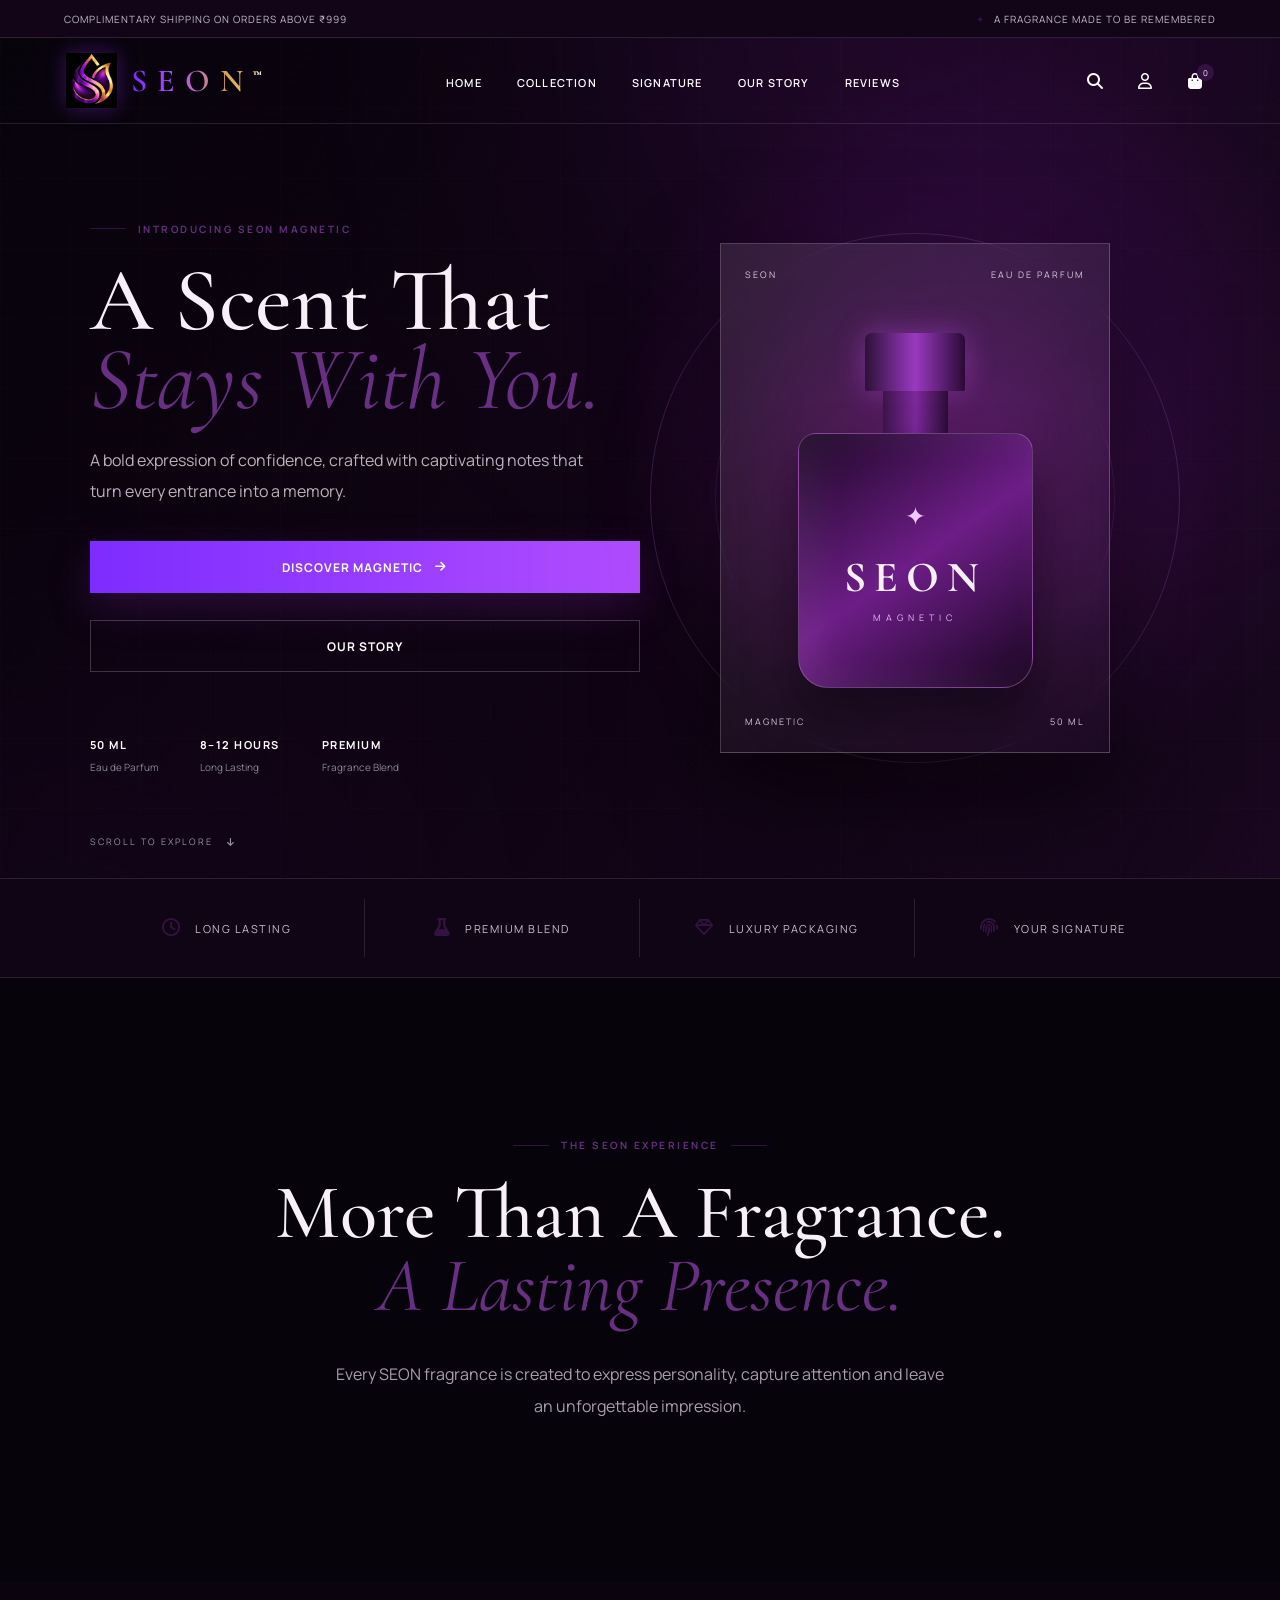
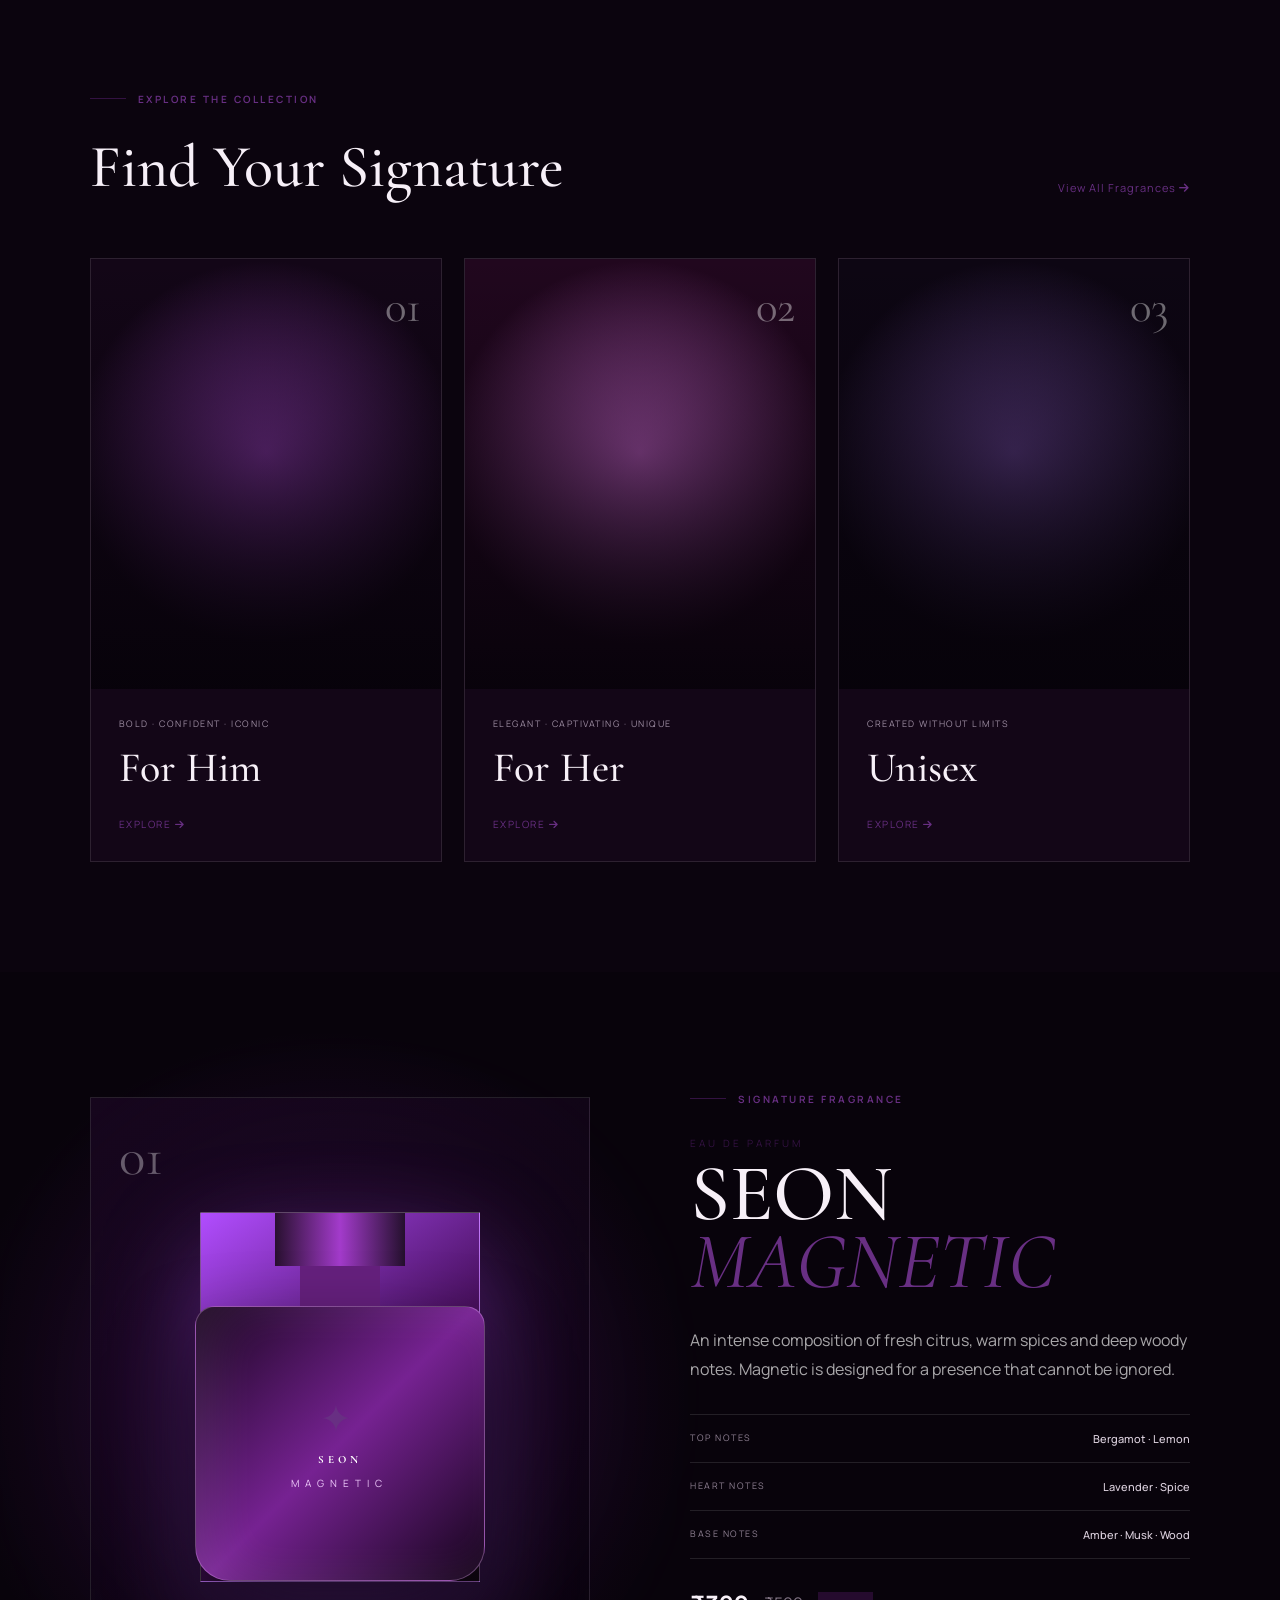
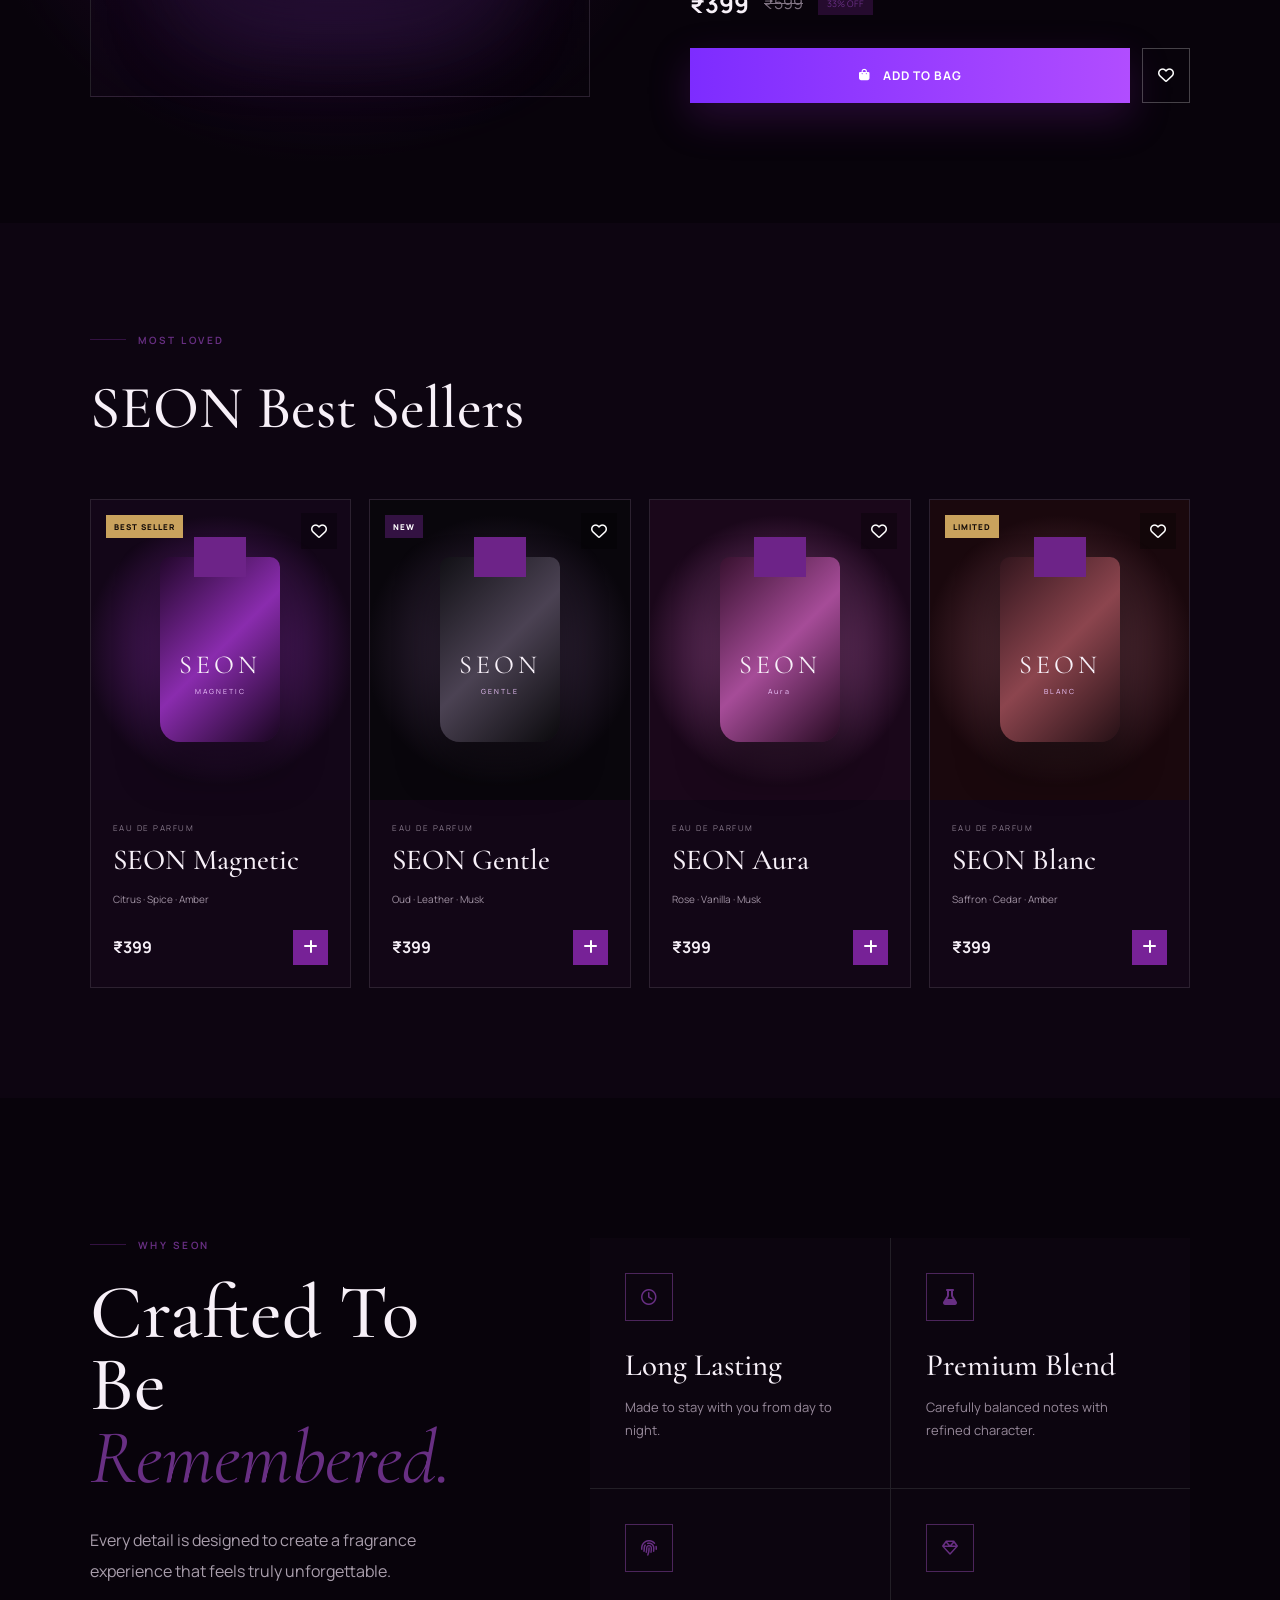
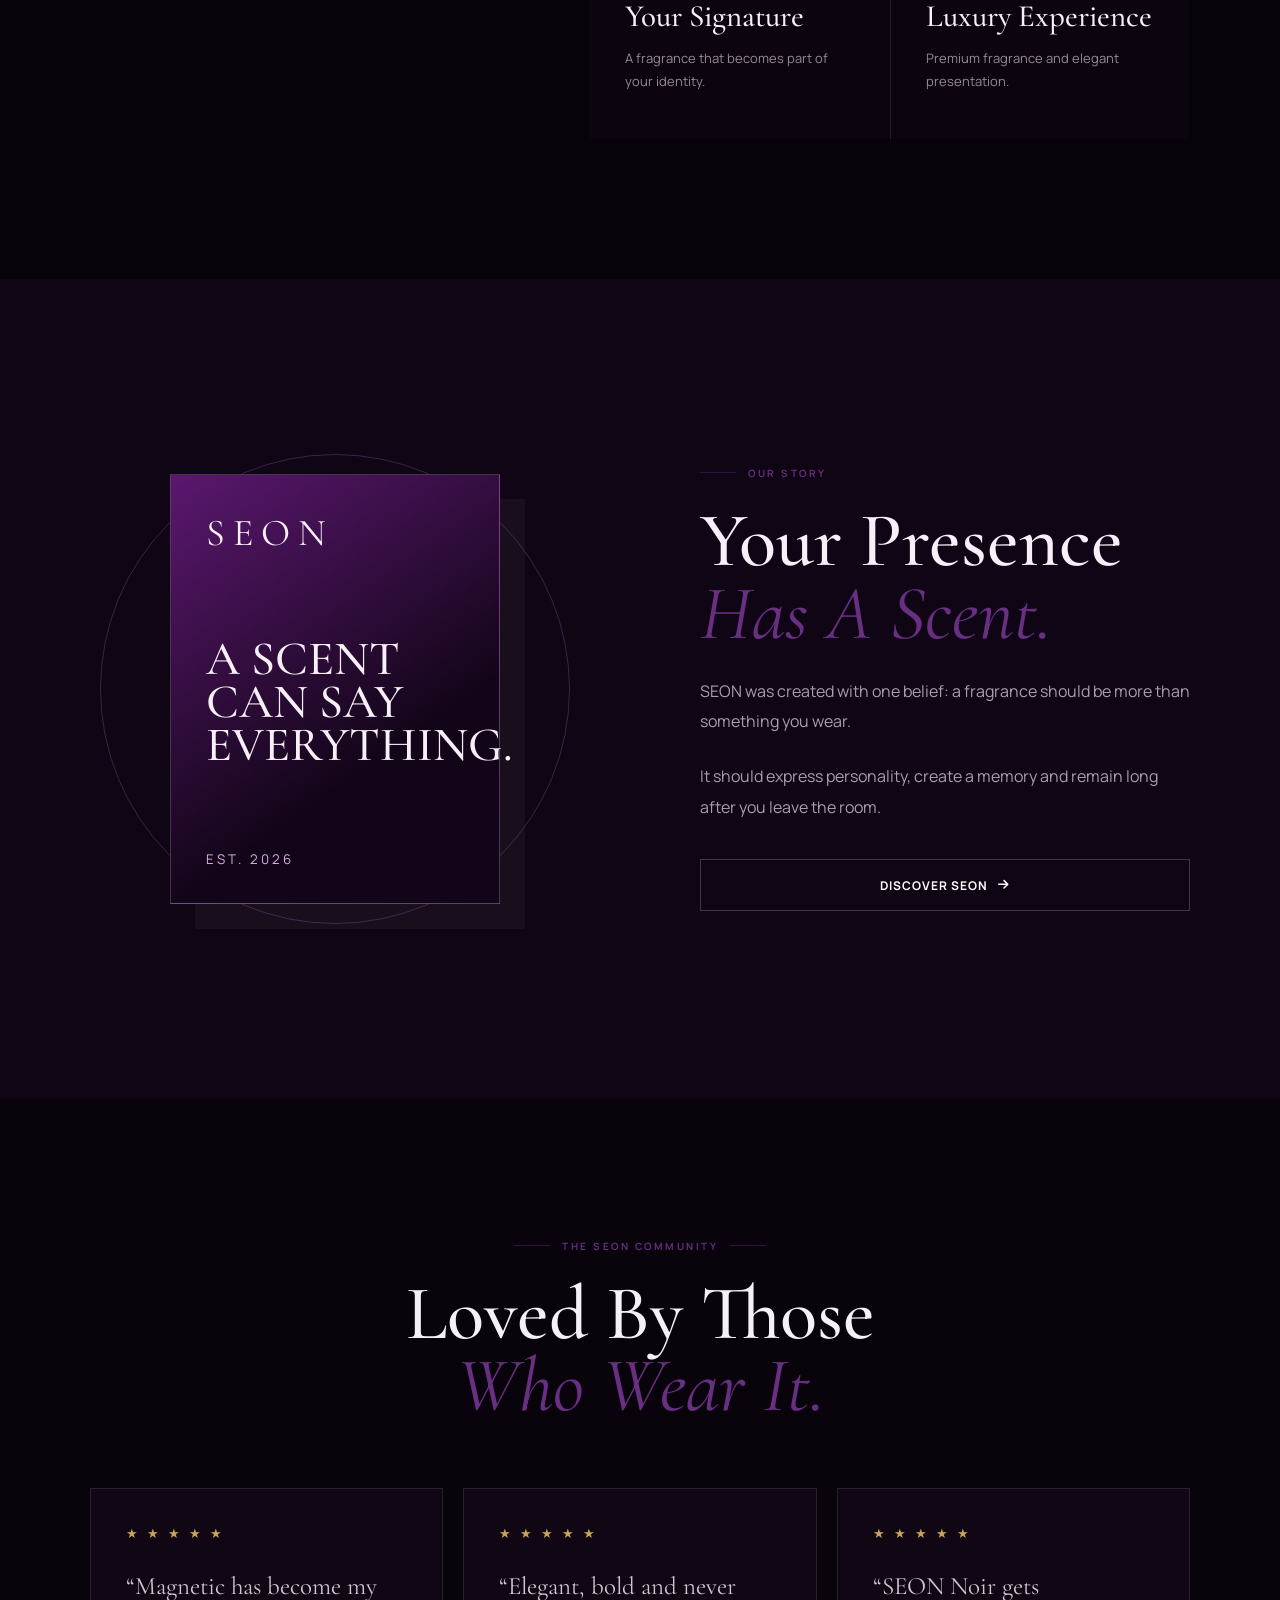
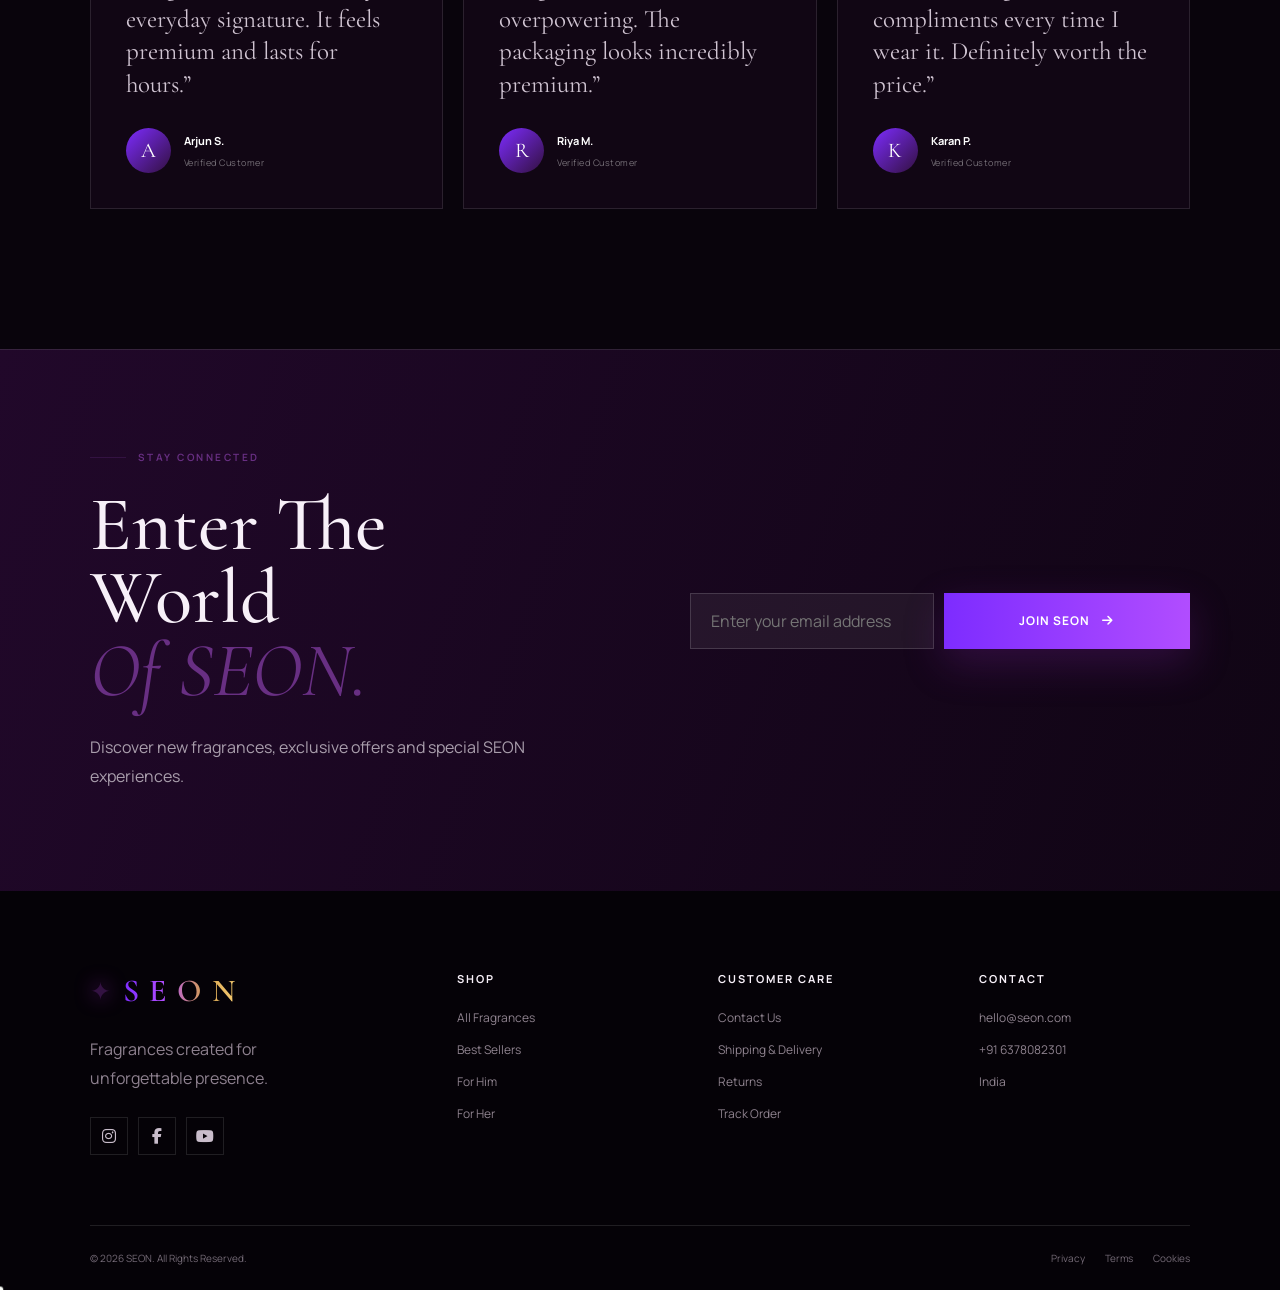
<file: index.html>
<!DOCTYPE html>
<html lang="en">

<head>
    <meta charset="UTF-8">

    <meta
        name="viewport"
        content="width=device-width, initial-scale=1.0"
    >

    <meta
    name="description"
    content="Discover SEON luxury fragrances and perfumes, crafted with distinctive scents for a lasting impression."
>

       <title>SEON — Luxury Fragrances & Perfumes</title>

    
<link
    rel="canonical"
    href="https://namhaasnani-10052006.github.io/second--project./"
>

    <!-- External CSS file -->
    <link rel="stylesheet" href="ghh.css">
    <link rel="stylesheet" href="inner-pages.css">

    <!-- Luxury fonts -->
    <link
        rel="preconnect"
        href="https://fonts.googleapis.com"
    >

    <link
        rel="preconnect"
        href="https://fonts.gstatic.com"
        crossorigin
    >

    <link
        href="https://fonts.googleapis.com/css2?family=Cormorant+Garamond:wght@400;500;600;700&family=Manrope:wght@400;500;600;700&display=swap"
        rel="stylesheet"
    >

    <!-- Icons -->
    <link
        rel="stylesheet"
        href="https://cdnjs.cloudflare.com/ajax/libs/font-awesome/6.6.0/css/all.min.css"
    >

</head>

<body>

    <!-- ========================= -->
    <!-- TOP OFFER BAR -->
    <!-- ========================= -->

    <div class="top-bar">

        <p>
            Complimentary shipping on orders above ₹999
        </p>

        <p>
            <span>✦</span>
            A fragrance made to be remembered
        </p>

    </div>


    <!-- ========================= -->
    <!-- HEADER -->
    <!-- ========================= -->

    <header class="header">

        <nav class="navbar">

            <!-- Logo -->

         <a href="Home" class="logo">

    <img src="nn.jpg234.jpeg"
         alt="SEON Logo"
         class="logo-icon">

    <span class="logo-name">
        SEON<sup>™</sup>
    </span>

</a>


            <!-- Navigation -->
   
            <ul class="nav-links">

                <li>
                    <a href="index.html">
                        Home
                    </a>
                </li>

                <li>
                    <a href="collection.html">
                        Collection
                    </a>
                </li>

                <li>
                    <a href="signature.html">
                        Signature
                    </a>
                </li>

                <li>
                    <a href="story.html">
                        Our Story
                    </a>
                </li>

                <li>  
                    <a href="reviews.html">
                        Reviews
                    </a>
                </li>

            </ul>


            <!-- Header buttons -->

            <div class="header-actions">

                <button
                    class="header-icon"
                    aria-label="Search"
                >
                    <i class="fa-solid fa-magnifying-glass"></i>
                </button>


        <a href="account.html" class="header-icon" aria-label="Account">
    <i class="fa-regular fa-user"></i>
</a>


                <button
                    class="header-icon cart-icon"
                    aria-label="Shopping bag"
                >

                    <i class="fa-solid fa-bag-shopping"></i>

                    <span>
                        0
                    </span>

                </button>


                <button
                    class="mobile-menu"
                    aria-label="Open menu"
                >

                    <i class="fa-solid fa-bars"></i>

                </button>

            </div>

        </nav>

    </header>


    <!-- ========================= -->
    <!-- MAIN -->
    <!-- ========================= -->

    <main>


        <!-- ========================= -->
        <!-- HERO SECTION -->
        <!-- ========================= -->

        <section
            class="hero"
            id="home"
        >

            <div class="hero-purple-light"></div>

            <div class="hero-purple-light light-two"></div>

            <div class="hero-grid"></div>


            <!-- Left content -->

            <div class="hero-content">

                <p class="eyebrow">

                    <span></span>

                    INTRODUCING SEON MAGNETIC

                </p>


                <h1>

                    A Scent That

                    <em>
                        Stays With You.
                    </em>

                </h1>


                <p class="hero-text">

                    A bold expression of confidence,
                    crafted with captivating notes that
                    turn every entrance into a memory.

                </p>


                <div class="hero-buttons">

                    <a
                        href="signature"
                        class="button-primary"
                    >

                        Discover Magnetic

                        <i class="fa-solid fa-arrow-right"></i>

                    </a>


                    <a
                        href="story"
                        class="button-outline"
                    >

                        Our Story

                    </a>

                </div>


                <div class="hero-information">

                    <div>

                        <strong>
                            50 ML
                        </strong>

                        <span>
                            Eau de Parfum
                        </span>

                    </div>


                    <div>

                        <strong>
                            8–12 HOURS
                        </strong>

                        <span>
                            Long Lasting
                        </span>

                    </div>


                    <div>

                        <strong>
                            PREMIUM
                        </strong>

                        <span>
                            Fragrance Blend
                        </span>

                    </div>

                </div>

            </div>


            <!-- Right perfume area -->

            <div class="hero-visual">

                <div class="large-circle"></div>

                <div class="small-circle"></div>

                <div class="purple-orb"></div>


                <div class="perfume-card">

                    <div class="perfume-top">

                        <span>
                            SEON
                        </span>

                        <span>
                            EAU DE PARFUM
                        </span>

                    </div>


                    <div class="perfume-bottle">

                        <div class="bottle-cap"></div>

                        <div class="bottle-neck"></div>

                        <div class="bottle-body">

                            <span>
                                ✦
                            </span>

                            <strong>
                                SEON
                            </strong>

                            <small>
                                MAGNETIC
                            </small>

                        </div>

                    </div>


                    <div class="perfume-bottom">

                        <span>
                            MAGNETIC
                        </span>

                        <span>
                            50 ML
                        </span>

                    </div>

                </div>


                <p class="vertical-text">

                    IRRESISTIBLE.
                    UNMISTAKABLE.

                </p>

            </div>


            <!-- Bottom scroll -->

            <a
                href="collection"
                class="scroll-text"
            >

                <span>
                    SCROLL TO EXPLORE
                </span>

                <i class="fa-solid fa-arrow-down"></i>

            </a>

        </section>


        <!-- ========================= -->
        <!-- BRAND STRIP -->
        <!-- ========================= -->

        <section class="brand-strip">

            <div>

                <i class="fa-regular fa-clock"></i>

                <span>
                    Long Lasting
                </span>

            </div>


            <div>

                <i class="fa-solid fa-flask"></i>

                <span>
                    Premium Blend
                </span>

            </div>


            <div>

                <i class="fa-regular fa-gem"></i>

                <span>
                    Luxury Packaging
                </span>

            </div>


            <div>

                <i class="fa-solid fa-fingerprint"></i>

                <span>
                    Your Signature
                </span>

            </div>

        </section>


        <!-- ========================= -->
        <!-- INTRO -->
        <!-- ========================= -->

        <section class="intro">

            <p class="section-tag">

                <span></span>

                THE SEON EXPERIENCE

                <span></span>

            </p>


            <h2>

                More Than A Fragrance.

                <em>
                    A Lasting Presence.
                </em>

            </h2>


            <p>

                Every SEON fragrance is created
                to express personality, capture
                attention and leave an unforgettable
                impression.

            </p>

        </section>


        <!-- ========================= -->
        <!-- COLLECTION -->
        <!-- ========================= -->

        <section
            class="collection"
            id="collection"
        >

            <div class="section-heading">

                <div>

                    <p class="section-tag">

                        <span></span>

                        EXPLORE THE COLLECTION

                    </p>


                    <h2>
                        Find Your Signature
                    </h2>

                </div>


                <a href="products">

                    View All Fragrances

                    <i class="fa-solid fa-arrow-right"></i>

                </a>

            </div>


            <div class="collection-grid">


                <article class="collection-card">

                    <div class="card-image image-men">

                        <span>
                            01
                        </span>

                    </div>


                    <div class="card-content">

                        <p>
                            BOLD · CONFIDENT · ICONIC
                        </p>

                        <h3>
                            For Him
                        </h3>

                        <a href="products">

                            Explore

                            <i class="fa-solid fa-arrow-right"></i>

                        </a>

                    </div>

                </article>


                <article class="collection-card">

                    <div class="card-image image-women">

                        <span>
                            02
                        </span>

                    </div>


                    <div class="card-content">

                        <p>
                            ELEGANT · CAPTIVATING · UNIQUE
                        </p>

                        <h3>
                            For Her
                        </h3>

                        <a href="products">

                            Explore

                            <i class="fa-solid fa-arrow-right"></i>

                        </a>

                    </div>

                </article>


                <article class="collection-card">

                    <div class="card-image image-unisex">

                        <span>
                            03
                        </span>

                    </div>


                    <div class="card-content">

                        <p>
                            CREATED WITHOUT LIMITS
                        </p>

                        <h3>
                            Unisex
                        </h3>

                        <a href="products">

                            Explore

                            <i class="fa-solid fa-arrow-right"></i>

                        </a>

                    </div>

                </article>

            </div>

        </section>


        <!-- ========================= -->
        <!-- SIGNATURE PRODUCT -->
        <!-- ========================= -->

        <section
            class="signature"
            id="signature"
        >

            <div class="signature-image">

                <span class="product-number">
                    01
                </span>


                <div class="signature-glow"></div>


                <div class="signature-bottle">

                    <div class="signature-cap"></div>

                    <div class="signature-neck"></div>

                    <div class="signature-body">

                        <span>
                            ✦
                        </span>

                        <strong>
                            SEON
                        </strong>

                        <small>
                            MAGNETIC
                        </small>

                    </div>

                </div>

            </div>


            <div class="signature-content">

                <p class="section-tag">

                    <span></span>

                    SIGNATURE FRAGRANCE

                </p>


                <p class="product-category">

                    EAU DE PARFUM

                </p>


                <h2>

                    SEON

                    <em>
                        MAGNETIC
                    </em>

                </h2>


                <p class="signature-description">

                    An intense composition of fresh
                    citrus, warm spices and deep woody
                    notes. Magnetic is designed for a
                    presence that cannot be ignored.

                </p>

 
                <div class="notes">

                    <div>

                        <span>
                            TOP NOTES
                        </span>

                        <strong>
                            Bergamot · Lemon
                        </strong>

                    </div>


                    <div>

                        <span>
                            HEART NOTES
                        </span>

                        <strong>
                            Lavender · Spice
                        </strong>

                    </div>


                    <div>

                        <span>
                            BASE NOTES
                        </span>

                        <strong>
                            Amber · Musk · Wood
                        </strong>

                    </div>

                </div>


                <div class="price">

                    <strong>
                        ₹399
                    </strong>

                    <del>
                        ₹599
                    </del>

                    <span>
                        33% OFF
                    </span>

                </div>


                <div class="product-buttons">

                    <button class="button-primary">

                        <i class="fa-solid fa-bag-shopping"></i>

                        Add To Bag

                    </button>


                    <button
                        class="heart-button"
                        aria-label="Add to wishlist"
                    >

                        <i class="fa-regular fa-heart"></i>

                    </button>

                </div>

            </div>

        </section>


        <!-- ========================= -->
        <!-- PRODUCTS -->
        <!-- ========================= -->

        <section
            class="products"
            id="products"
        >

            <div class="section-heading">

                <div>

                    <p class="section-tag">

                        <span></span>

                        MOST LOVED

                    </p>


                    <h2>
                        SEON Best Sellers
                    </h2>

                </div>

            </div>


            <div class="product-grid">


                <article class="product-card">

                    <span class="badge">
                        BEST SELLER
                    </span>


                    <button
                        class="product-heart"
                        aria-label="Add to wishlist"
                    >

                        <i class="fa-regular fa-heart"></i>

                    </button>


                    <div class="product-picture">

                        <div class="mini-bottle">

                            <div></div>

                            <span>SEON</span>

                            <small>MAGNETIC</small>

                        </div>

                    </div>


                    <div class="product-details">

                        <p>
                            EAU DE PARFUM
                        </p>

                <h3>
                  <a href="products.html?id=seon-magnetic">
                      SEON Magnetic
                     </a>
                       </h3>

                        <span>
                            Citrus · Spice · Amber
                        </span>


                        <div>

                            <strong>
                                ₹399
                            </strong>

                            <button>

                                <i class="fa-solid fa-plus"></i>

                            </button>

                        </div>

                    </div>

                </article>


                <article class="product-card">

                    <span class="badge purple-badge">
                        NEW
                    </span>


                    <button
                        class="product-heart"
                        aria-label="Add to wishlist"
                    >

                        <i class="fa-regular fa-heart"></i>

                    </button>


                    <div class="product-picture noir-picture">

                        <div class="mini-bottle noir-bottle">

                            <div></div>

                            <span>SEON</span>

                            <small>GENTLE</small>

                        </div>

                    </div>


                    <div class="product-details">

                        <p>
                            EAU DE PARFUM
                        </p>

                        <h3>
                            SEON Gentle
                        </h3>

                        <span>
                            Oud · Leather · Musk
                        </span>


                        <div>

                            <strong>
                                ₹399
                            </strong>

                            <button>

                                <i class="fa-solid fa-plus"></i>

                            </button>

                        </div>

                    </div>

                </article>


                <article class="product-card">

                    <button
                        class="product-heart"
                        aria-label="Add to wishlist"
                    >

                        <i class="fa-regular fa-heart"></i>

                    </button>


                    <div class="product-picture aura-picture">

                        <div class="mini-bottle aura-bottle">

                            <div></div>

                            <span>SEON</span>

                            <small>Aura</small>

                        </div>

                    </div>


                    <div class="product-details">

                        <p>
                            EAU DE PARFUM
                        </p>

                        <h3>
                            SEON Aura
                        </h3>

                        <span>
                            Rose · Vanilla · Musk
                        </span>


                        <div>

                            <strong>
                                ₹399
                            </strong>

                            <button>

                                <i class="fa-solid fa-plus"></i>

                            </button>

                        </div>

                    </div>

                </article>


                <article class="product-card">

                    <span class="badge">   
                        LIMITED
                    </span>


                    <button
                        class="product-heart"
                        aria-label="Add to wishlist"
                    >

                        <i class="fa-regular fa-heart"></i>

                    </button>


                    <div class="product-picture ember-picture">

                        <div class="mini-bottle ember-bottle">

                            <div></div>

                            <span>SEON</span>

                            <small>BLANC</small>

                        </div>

                    </div>


                    <div class="product-details">

                        <p>
                            EAU DE PARFUM
                        </p>

                        <h3>
                            SEON Blanc
                        </h3>

                        <span>
                            Saffron · Cedar · Amber
                        </span>


                        <div>

                            <strong>
                                ₹399
                            </strong>

                            <button>

                                <i class="fa-solid fa-plus"></i>

                            </button>

                        </div>

                    </div>

                </article>

            </div>

        </section>


        <!-- ========================= -->
        <!-- WHY SEON -->
        <!-- ========================= -->

        <section class="why-seon">

            <div class="why-heading">

                <p class="section-tag">

                    <span></span>

                    WHY SEON

                </p>


                <h2>

                    Crafted To Be

                    <em>
                        Remembered.
                    </em>

                </h2>


                <p>

                    Every detail is designed
                    to create a fragrance experience
                    that feels truly unforgettable.

                </p>

            </div>


            <div class="benefits">


                <article>

                    <div>
                        <i class="fa-regular fa-clock"></i>
                    </div>

                    <h3>
                        Long Lasting
                    </h3>

                    <p>
                        Made to stay with you
                        from day to night.
                    </p>

                </article>


                <article>

                    <div>
                        <i class="fa-solid fa-flask"></i>
                    </div>

                    <h3>
                        Premium Blend
                    </h3>

                    <p>
                        Carefully balanced notes
                        with refined character.
                    </p>

                </article>


                <article>

                    <div>
                        <i class="fa-solid fa-fingerprint"></i>
                    </div>

                    <h3>
                        Your Signature
                    </h3>

                    <p>
                        A fragrance that becomes
                        part of your identity.
                    </p>

                </article>


                <article>

                    <div>
                        <i class="fa-regular fa-gem"></i>
                    </div>

                    <h3>
                        Luxury Experience
                    </h3>

                    <p>
                        Premium fragrance and
                        elegant presentation.
                    </p>

                </article>

            </div>

        </section>


        <!-- ========================= -->
        <!-- STORY -->
        <!-- ========================= -->

        <section
            class="story"
            id="story"
        >

            <div class="story-visual">

                <div class="story-circle"></div>

                <div class="story-card">

                    <span>
                        SEON
                    </span>

                    <strong>
                        A SCENT CAN
                        SAY EVERYTHING.
                    </strong>

                    <small>
                        EST. 2026
                    </small>

                </div>

            </div>


            <div class="story-content">

                <p class="section-tag">

                    <span></span>

                    OUR STORY

                </p>


                <h2>

                    Your Presence

                    <em>
                        Has A Scent.
                    </em>

                </h2>


                <p>

                    SEON was created with one
                    belief: a fragrance should be
                    more than something you wear.

                </p>


                <p>

                    It should express personality,
                    create a memory and remain
                    long after you leave the room.

                </p>


                <a
                    href="contact"
                    class="button-outline"
                >

                    Discover SEON

                    <i class="fa-solid fa-arrow-right"></i>

                </a>

            </div>

        </section>


        <!-- ========================= -->
        <!-- REVIEWS -->
        <!-- ========================= -->

        <section
            class="reviews"
            id="reviews"
        >

            <p class="section-tag center">

                <span></span>

                THE SEON COMMUNITY

                <span></span>

            </p>


            <h2>

                Loved By Those

                <em>
                    Who Wear It.
                </em>

            </h2>


            <div class="review-grid">


                <article>

                    <div class="stars">

                        ★ ★ ★ ★ ★

                    </div>


                    <p>

                        “Magnetic has become my
                        everyday signature. It feels
                        premium and lasts for hours.”

                    </p>


                    <div class="review-person">

                        <span>
                            A
                        </span>

                        <div>

                            <strong>
                                Arjun S.
                            </strong>

                            <small>
                                Verified Customer
                            </small>

                        </div>

                    </div>

                </article>


                <article>

                    <div class="stars">

                        ★ ★ ★ ★ ★

                    </div>


                    <p>

                        “Elegant, bold and never
                        overpowering. The packaging
                        looks incredibly premium.”

                    </p>


                    <div class="review-person">

                        <span>
                            R
                        </span>

                        <div>

                            <strong>
                                Riya M.
                            </strong>

                            <small>
                                Verified Customer
                            </small>

                        </div>

                    </div>

                </article>


                <article>

                    <div class="stars">

                        ★ ★ ★ ★ ★

                    </div>


                    <p>

                        “SEON Noir gets compliments
                        every time I wear it.
                        Definitely worth the price.”

                    </p>


                    <div class="review-person">

                        <span>
                            K
                        </span>

                        <div>

                            <strong>
                                Karan P.
                            </strong>

                            <small>
                                Verified Customer
                            </small>

                        </div>

                    </div>

                </article>

            </div>

        </section>


        <!-- ========================= -->
        <!-- NEWSLETTER -->
        <!-- ========================= -->

        <section class="newsletter">

            <div>

                <p class="section-tag">

                    <span></span>

                    STAY CONNECTED

                </p>


                <h2>

                    Enter The World

                    <em>
                        Of SEON.
                    </em>

                </h2>


                <p>

                    Discover new fragrances,
                    exclusive offers and
                    special SEON experiences.

                </p>

            </div>


            <form>

                <input
                    type="email"
                    placeholder="Enter your email address"
                >


                <button
                    type="submit"
                    class="button-primary"
                >

                    Join SEON

                    <i class="fa-solid fa-arrow-right"></i>

                </button>

            </form>

        </section>

    </main>


    <!-- ========================= -->
    <!-- FOOTER -->
    <!-- ========================= -->

    <footer id="contact.html">

        <div class="footer-main">


            <div class="footer-brand">

                <a href="home" class="logo">

                    <span class="logo-symbol">
                        ✦
                    </span>

                    <span class="logo-name">
                        SEON
                    </span>

                </a>


                <p>

                    Fragrances created for
                    unforgettable presence.

                </p>


                <div class="socials">

                    <a href="#">
                        <i class="fa-brands fa-instagram"></i>
                    </a>

                    <a href="#">
                        <i class="fa-brands fa-facebook-f"></i>
                    </a>

                    <a href="#">
                        <i class="fa-brands fa-youtube"></i>
                    </a>

                </div>

            </div>


            <div class="footer-column">

                <h3>
                    Shop
                </h3>

                <a href="products">
                    All Fragrances
                </a>

                <a href="products">
                    Best Sellers
                </a>

                <a href="collection">
                    For Him
                </a>

                <a href="collection">
                    For Her
                </a>

            </div>


            <div class="footer-column">

                <h3>
                    Customer Care
                </h3>

                <a href="#">
                    Contact Us
                </a>

                <a href="#">
                    Shipping & Delivery
                </a>

                <a href="#">
                    Returns
                </a>

                <a href="#">
                    Track Order
                </a>

            </div>


            <div class="footer-column">

                <h3>
                    Contact
                </h3>

                <p>
                    hello@seon.com
                </p>

                <p>
                    +91 6378082301
                </p>

                <p>
                    India
                </p>

            </div>

        </div>


        <div class="footer-bottom">

            <p>
                © 2026 SEON. All Rights Reserved.
            </p>
      

            <div>    

                <a href="#">
                    Privacy
                </a>                                                 

                <a href="#">
                    Terms
                </a>

                <a href="#">
                    Cookies
                </a>

            </div>

        </div>

    </footer>
    <script src="ghh.js"></script>

</body>

</html>
</file>
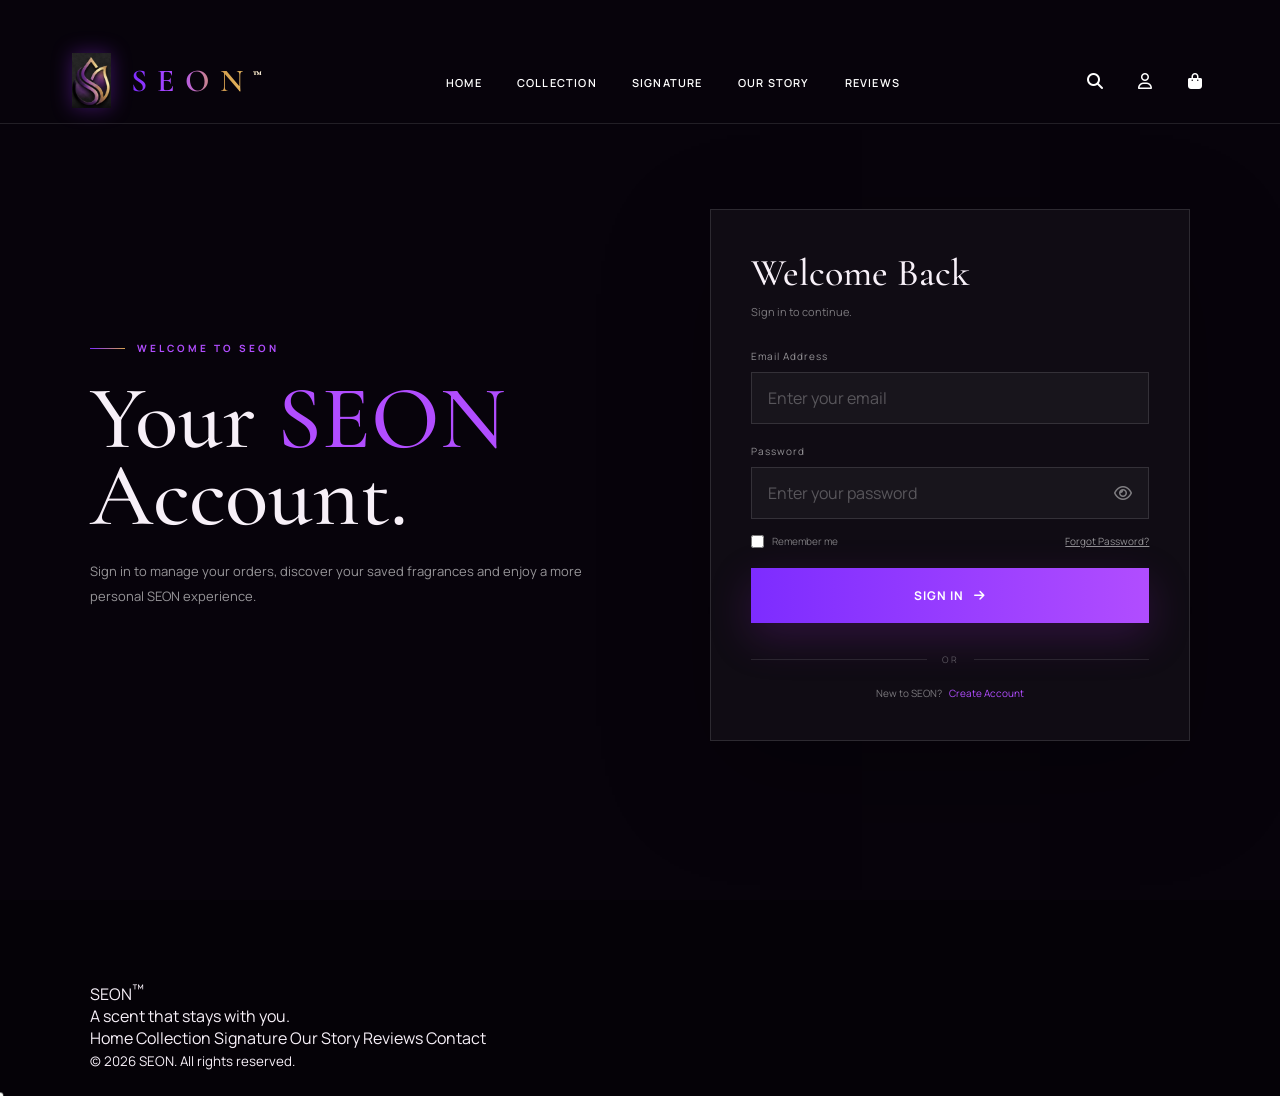
<file: account.html>
<!DOCTYPE html>
<html lang="en">

<head>

    <meta charset="UTF-8">

    <meta
        name="viewport"
        content="width=device-width, initial-scale=1.0"
    >

    <title>My Account | SEON</title>

    <!-- Google Fonts -->
    <link
        href="https://fonts.googleapis.com/css2?family=Cormorant+Garamond:wght@400;500;600;700&family=Manrope:wght@300;400;500;600;700&display=swap"
        rel="stylesheet"
    >

    <!-- Font Awesome -->
    <link
        rel="stylesheet"
        href="https://cdnjs.cloudflare.com/ajax/libs/font-awesome/6.5.2/css/all.min.css"
    >

    <!-- Main CSS -->
    <link rel="stylesheet" href="ghh.css">

    <!-- Inner Pages CSS -->
    <link rel="stylesheet" href="inner-pages.css">

</head>


<body>


    <!-- =========================
         HEADER
    ========================== -->

    <header class="header">

        <nav class="navbar">


            <!-- LOGO -->

            <a
                href="ghh.html"
                class="logo"
            >

                <img
                    src="nn.jpg.jpeg"
                    alt="SEON Logo"
                    class="logo-icon"
                >

                <span class="logo-name">
                    SEON<sup>™</sup>
                </span>

            </a>


            <!-- NAVIGATION -->

            <ul class="nav-links">

                <li>
                    <a href="ghh.html">
                        Home
                    </a>
                </li>

                <li>
                    <a href="collection.html">
                        Collection
                    </a>
                </li>

                <li>
                    <a href="signature.html">
                        Signature
                    </a>
                </li>

                <li>
                    <a href="story.html">
                        Our Story
                    </a>
                </li>

                <li>
                    <a href="reviews.html">
                        Reviews
                    </a>
                </li>

            </ul>


            <!-- ACTIONS -->

            <div class="header-actions">

                <button
                    class="header-icon"
                    aria-label="Search"
                >
                    <i class="fa-solid fa-magnifying-glass"></i>
                </button>

                <a
                    href="account.html"
                    class="header-icon active"
                    aria-label="Account"
                >
                    <i class="fa-regular fa-user"></i>
                </a>

                <a
                    href="cart.html"
                    class="header-icon"
                    aria-label="Cart"
                >
                    <i class="fa-solid fa-bag-shopping"></i>
                </a>

            </div>

        </nav>

    </header>



    <!-- =========================
         ACCOUNT PAGE
    ========================== -->

    <main>

        <section class="account-page">

            <div class="account-container">


                <!-- LEFT -->

                <div class="account-intro">

                    <p class="section-tag">

                        <span></span>

                        WELCOME TO SEON

                    </p>


                    <h1>

                        Your

                        <em>
                            SEON
                        </em>

                        Account.

                    </h1>


                    <p>

                        Sign in to manage your orders,
                        discover your saved fragrances
                        and enjoy a more personal SEON
                        experience.

                    </p>

                </div>



                <!-- RIGHT -->

                <div class="account-card">

                    <div class="account-card-header">

                        <h2>
                            Welcome Back
                        </h2>

                        <p>
                            Sign in to continue.
                        </p>

                    </div>


                    <form
                        id="loginForm"
                        class="account-form"
                    >


                        <div class="form-group">

                            <label for="email">
                                Email Address
                            </label>

                            <input
                                type="email"
                                id="email"
                                name="email"
                                placeholder="Enter your email"
                                autocomplete="email"
                                required
                            >

                        </div>


                        <div class="form-group">

                            <label for="password">
                                Password
                            </label>

                            <div class="password-field">

                                <input
                                    type="password"
                                    id="password"
                                    name="password"
                                    placeholder="Enter your password"
                                    autocomplete="current-password"
                                    required
                                >

                                <button
                                    type="button"
                                    id="togglePassword"
                                    aria-label="Show password"
                                >
                                    <i class="fa-regular fa-eye"></i>
                                </button>

                            </div>

                        </div>


                        <div class="account-options">

                            <label>

                                <input
                                    type="checkbox"
                                    id="rememberMe"
                                >

                                Remember me

                            </label>


                            <a href="#">
                                Forgot Password?
                            </a>

                        </div>


                        <button
                            type="submit"
                            class="button-primary account-submit"
                        >

                            Sign In

                            <i class="fa-solid fa-arrow-right"></i>

                        </button>


                    </form>


                    <div class="account-divider">

                        <span>
                            OR
                        </span>

                    </div>


                    <p class="account-register">

                        New to SEON?

                        <a href="#">
                            Create Account
                        </a>

                    </p>

                </div>

            </div>

        </section>

    </main>



    <!-- =========================
         FOOTER
    ========================== -->

    <footer class="footer">

        <div class="footer-logo">
            SEON<sup>™</sup>
        </div>

        <p>
            A scent that stays with you.
        </p>


        <div class="footer-links">

            <a href="ghh.html">
                Home
            </a>

            <a href="collection.html">
                Collection
            </a>

            <a href="signature.html">
                Signature
            </a>

            <a href="story.html">
                Our Story
            </a>

            <a href="reviews.html">
                Reviews
            </a>

            <a href="contact.html">
                Contact
            </a>

        </div>


        <small>
            © 2026 SEON. All rights reserved.
        </small>

    </footer>


    <script src="ghh.js"></script>

</body>

</html>
</file>
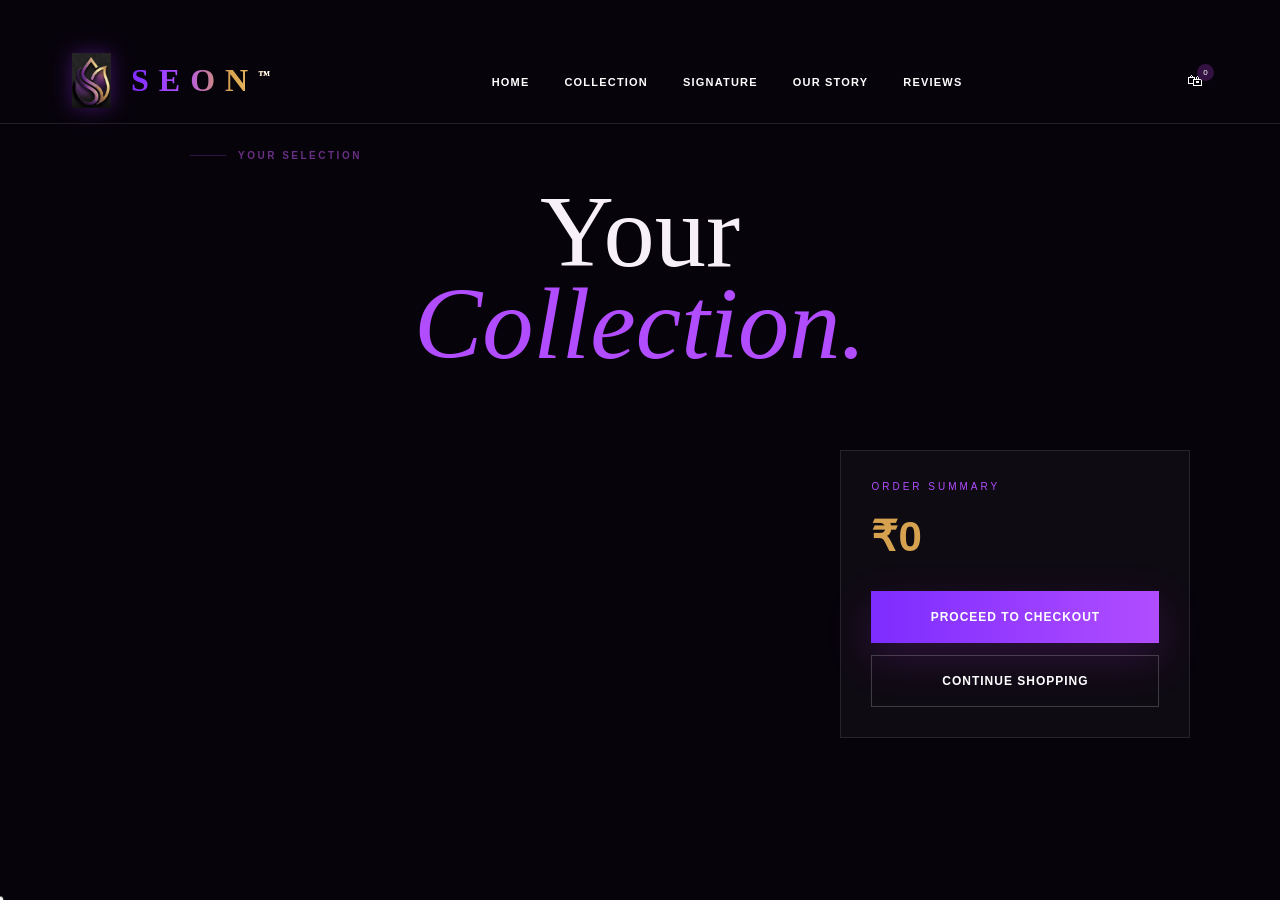
<file: cart.html>
<!DOCTYPE html>
<html lang="en">

<head>

    <meta charset="UTF-8">

    <meta
        name="viewport"
        content="width=device-width, initial-scale=1.0"
    >

    <title>SEON — Your Bag</title>

    <link
        rel="stylesheet"
        href="ghh.css"
    >

    <link
        rel="stylesheet"
        href="inner-pages.css"
    >

</head>


<body>

<header class="header">

    <nav class="navbar">

        <a
            href="index.html"
            class="logo"
        >

            <img
                src="nn.jpg.jpeg"
                alt="SEON"
                class="logo-icon"
            >

            <span class="logo-name">
                SEON<sup>™</sup>
            </span>

        </a>


        <ul class="nav-links">

            <li>
                <a href="index.html">
                    Home
                </a>
            </li>

            <li>
                <a href="collection.html">
                    Collection
                </a>
            </li>

            <li>
                <a href="signature.html">
                    Signature
                </a>
            </li>

            <li>
                <a href="story.html">
                    Our Story
                </a>
            </li>

            <li>
                <a href="reviews.html">
                    Reviews
                </a>
            </li>

        </ul>


        <div class="header-actions">

            <button
                class="header-icon cart-icon"
            >

                🛍

                <span>0</span>

            </button>

        </div>

    </nav>

</header>


<main class="inner-page">

    <section class="inner-hero">

        <p class="section-tag">

            <span></span>

            YOUR SELECTION

        </p>

        <h1>

            Your
            <em>Collection.</em>

        </h1>

    </section>


    <section class="cart-layout">

        <div
            id="seon-cart-items"
            class="seon-cart-items"
        >
        </div>


        <aside class="cart-summary">

            <p>
                ORDER SUMMARY
            </p>

            <h2 id="seon-cart-total">
                ₹0
            </h2>

            <button
                id="seon-checkout-button"
                class="button-primary"
            >
                PROCEED TO CHECKOUT
            </button>

            <a
                href="collection.html"
                class="button-outline"
            >
                CONTINUE SHOPPING
            </a>

        </aside>

    </section>

</main>


<script src="ghh.js"></script>

</body>

</html>
</file>
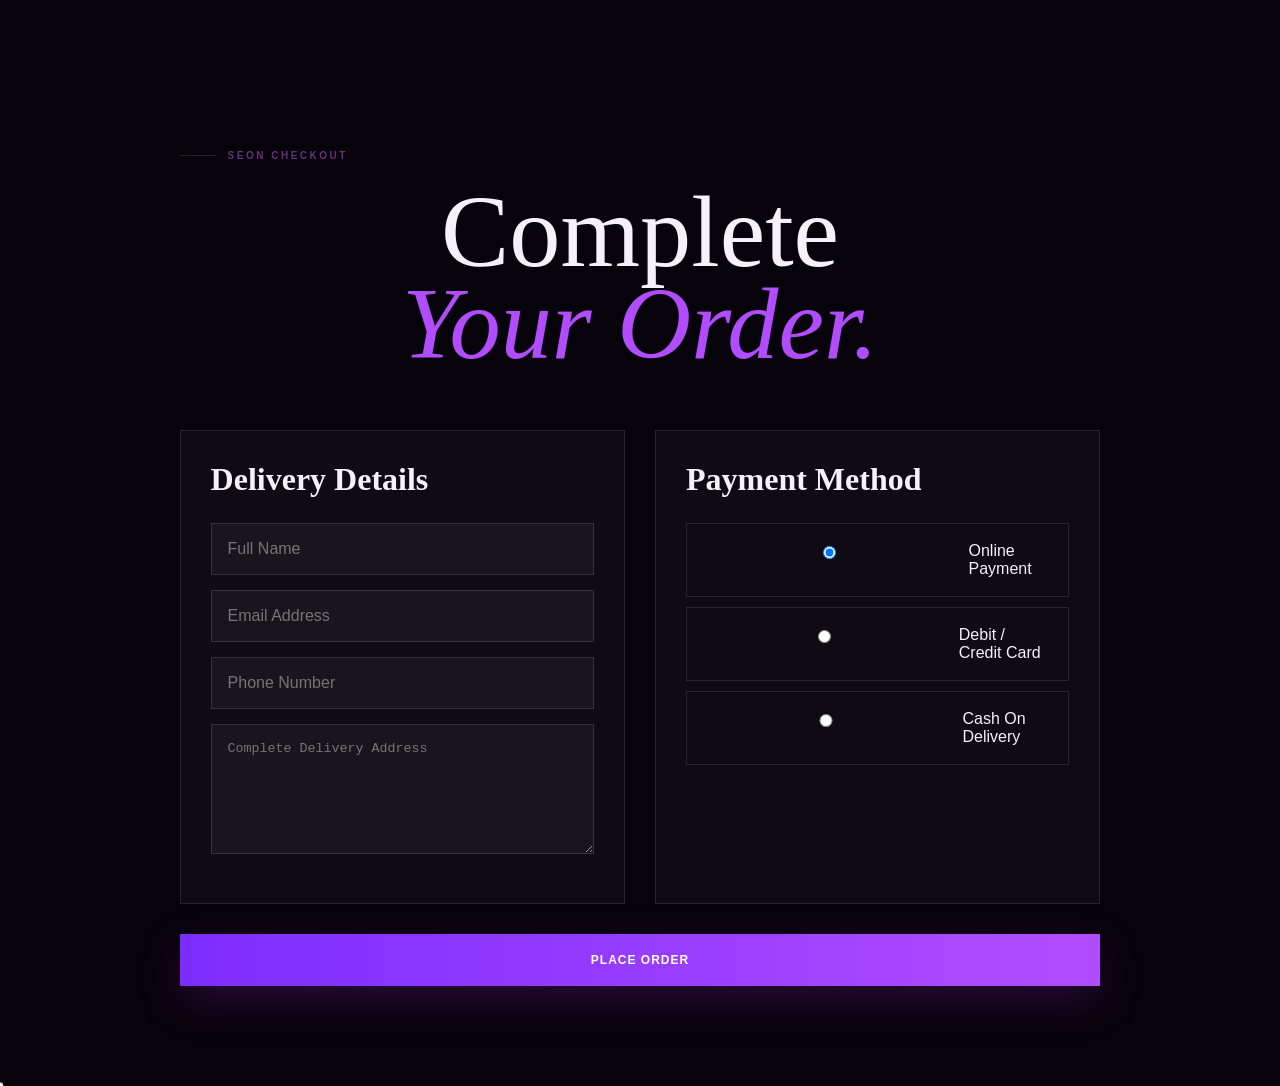
<file: checkout.html>
<!DOCTYPE html>
<html lang="en">

<head>

    <meta charset="UTF-8">

    <meta
        name="viewport"
        content="width=device-width, initial-scale=1.0"
    >

    <title>SEON — Checkout</title>

    <link
        rel="stylesheet"
        href="ghh.css"
    >

    <link
        rel="stylesheet"
        href="inner-pages.css"
    >

</head>


<body>

<main class="checkout-page">

    <div class="checkout-heading">

        <p class="section-tag">

            <span></span>

            SEON CHECKOUT

        </p>

        <h1>
            Complete
            <em>Your Order.</em>
        </h1>

    </div>


    <form
        id="seon-checkout-form"
        class="checkout-form"
    >

        <div class="checkout-section">

            <h2>
                Delivery Details
            </h2>


            <input
                type="text"
                name="name"
                placeholder="Full Name"
                required
            >


            <input
                type="email"
                name="email"
                placeholder="Email Address"
                required
            >


            <input
                type="tel"
                name="phone"
                placeholder="Phone Number"
                required
            >


            <textarea
                name="address"
                placeholder="Complete Delivery Address"
                required
            ></textarea>

        </div>


        <div class="checkout-section">

            <h2>
                Payment Method
            </h2>


            <label class="payment-option">

                <input
                    type="radio"
                    name="paymentMethod"
                    value="online"
                    checked
                >

                <span>
                    Online Payment
                </span>

            </label>


            <label class="payment-option">

                <input
                    type="radio"
                    name="paymentMethod"
                    value="card"
                >

                <span>
                    Debit / Credit Card
                </span>

            </label>


            <label class="payment-option">

                <input
                    type="radio"
                    name="paymentMethod"
                    value="cod"
                >

                <span>
                    Cash On Delivery
                </span>

            </label>

        </div>


        <button
            type="submit"
            class="button-primary checkout-submit"
        >
            PLACE ORDER
        </button>

    </form>

</main>


<script src="ghh.js"></script>

</body>

</html>
</file>
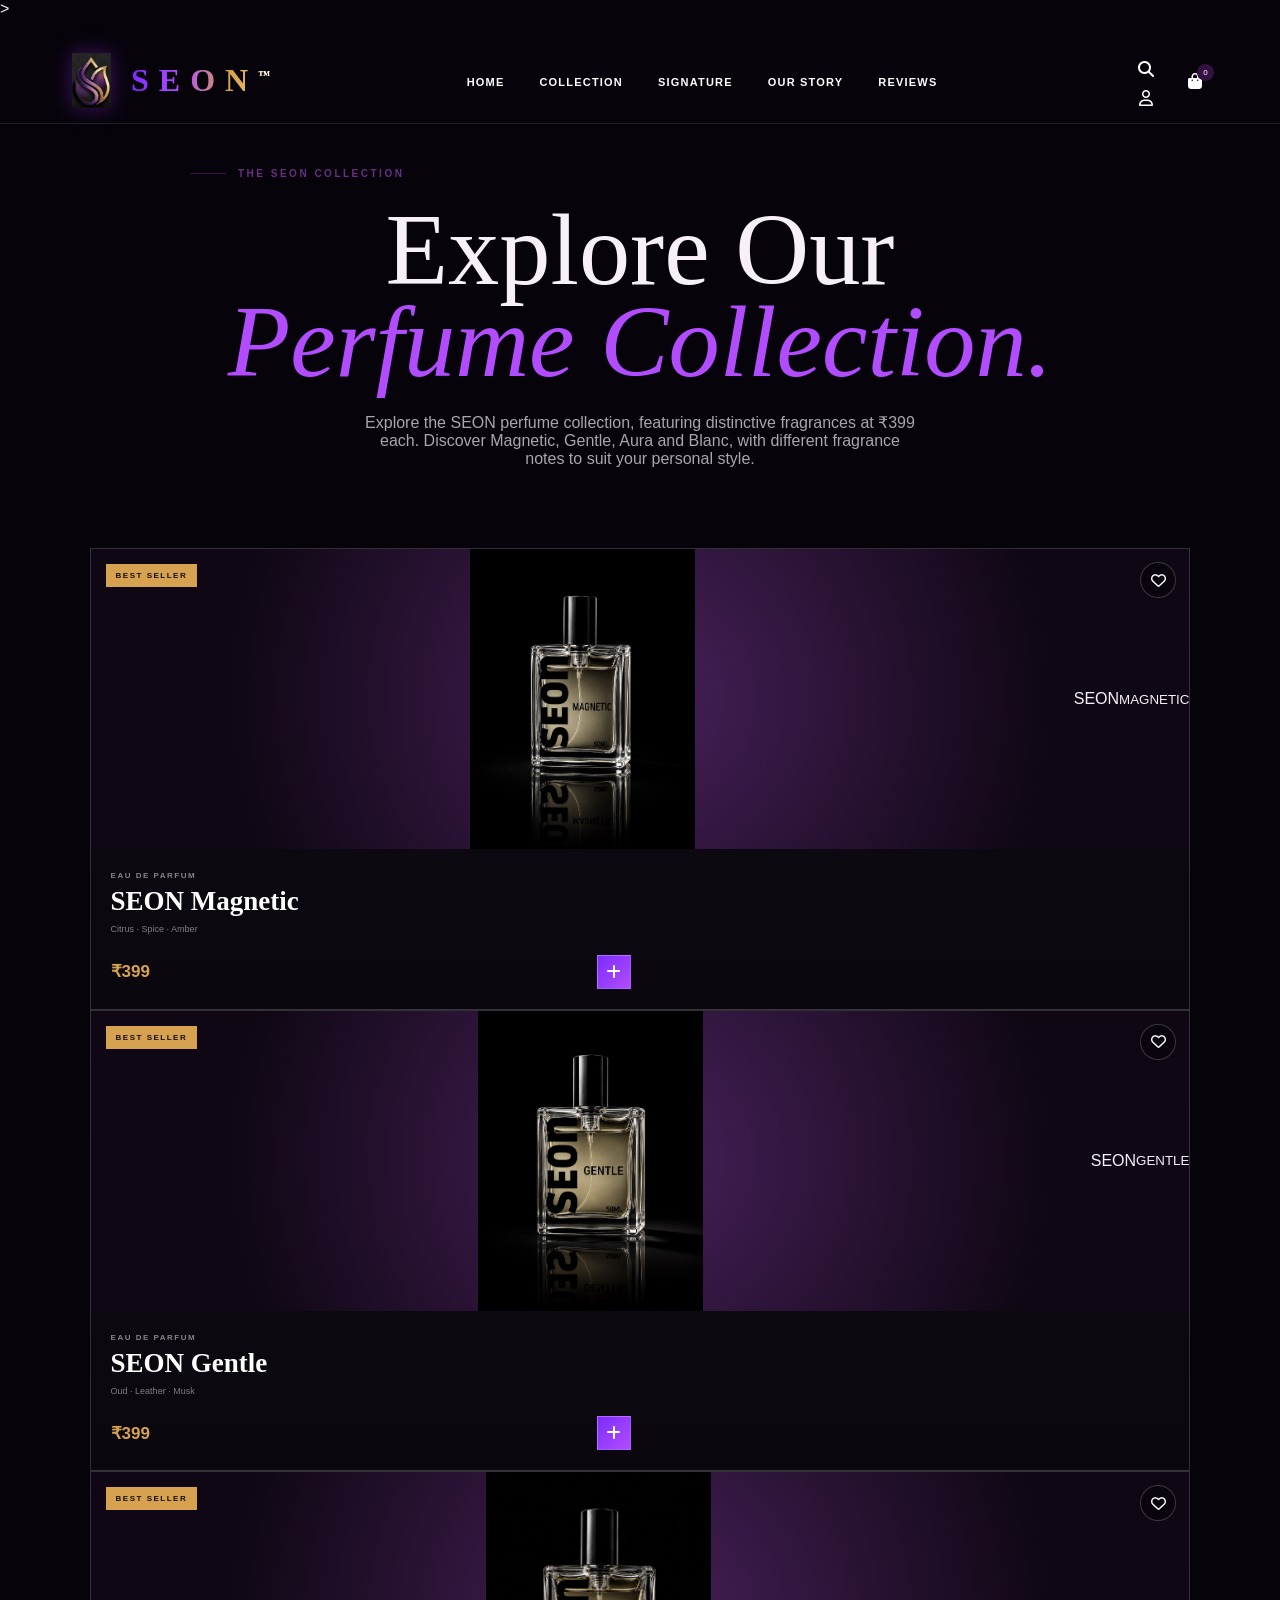
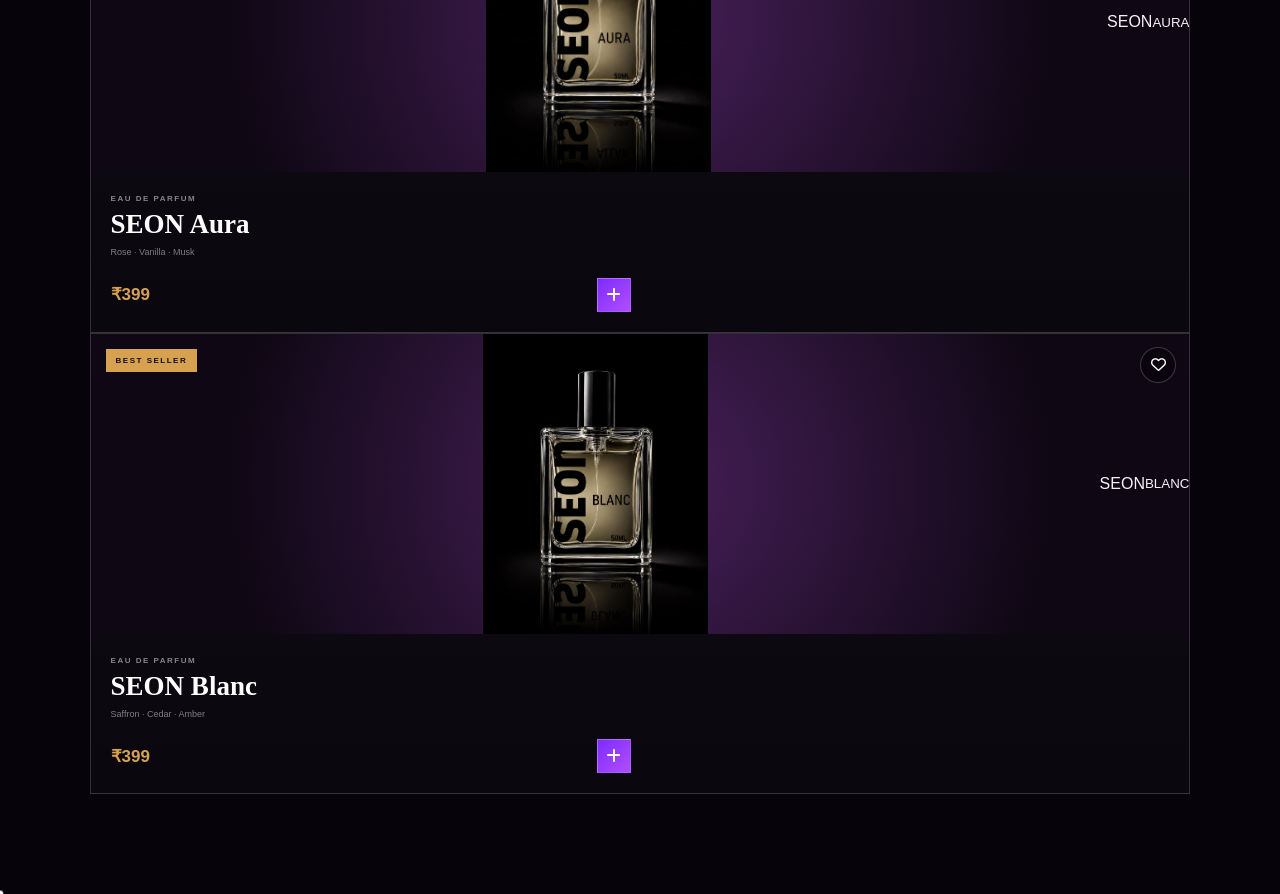
<file: collection.html>
<!DOCTYPE html>
<html lang="en">

<head>

    <meta charset="UTF-8">
    <meta
        name="viewport"
        content="width=device-width, initial-scale=1.0"
    >
    <title>SEON Perfume Collection | Affordable Fragrances</title>

  

    <meta
    name="description"
    content="Explore the SEON perfume collection and discover distinctive fragrances to match your signature style."

          <link
    rel="canonical"
    href="https://namhaasnani-10052006.github.io/second--project./collection.html"
>

        


>
    <link
        rel="stylesheet"
        href="ghh.css"
    >
    <link
        rel="stylesheet"
        href="inner-pages.css"
    >
    <link
        rel="stylesheet"
        href="https://cdnjs.cloudflare.com/ajax/libs/font-awesome/6.5.2/css/all.min.css"
    >
</head>


<body>

    <header class="header">

        <nav class="navbar">

            <a
                href="index.html"
                class="logo"
            >

                <img
                    src="nn.jpg.jpeg"
                    alt="SEON"
                    class="logo-icon"
                >

                <span class="logo-name">
                    SEON<sup>™</sup>
                </span>

            </a>


            <ul class="nav-links">

                <li>
                    <a href="index.html">
                        Home
                    </a>
                </li>

                <li>
                    <a href="collection.html">
                        Collection
                    </a>
                </li>

                <li>
                    <a href="signature.html">
                        Signature
                    </a>
                </li>

                <li>
                    <a href="story.html">
                        Our Story
                    </a>
                </li>

                <li>
                    <a href="reviews.html">
                        Reviews
                    </a>
                </li>

            </ul>


            <div class="header-actions">

                <button
                    class="header-icon"
                    aria-label="Search"
                >
                    <i class="fa-solid fa-magnifying-glass"></i>
            


                <a href="account.html" class="header-icon" aria-label="Account">
    <i class="fa-regular fa-user"></i>

    
                </a>

                </button>


                <button
                    class="header-icon cart-icon"
                >

                    <i class="fa-solid fa-bag-shopping"></i>
                
    
                


                    <span>0</span>

                </button>

            </div>

        </nav>

    </header>


    <main class="inner-page">

        <section class="inner-hero">

            <p class="section-tag">
                <span></span>
                THE SEON COLLECTION
            </p>

            
         <h1>
              Explore Our
              <em>Perfume Collection.</em>
              </h1>

        
<p>
    Explore the SEON perfume collection, featuring
    distinctive fragrances at ₹399 each. Discover
    Magnetic, Gentle, Aura and Blanc, with different
    fragrance notes to suit your personal style.
</p>

        </section>


        <section class="inner-products">

        


                <!-- MAGNETIC -->

                <article class="product-card">

                    <span class="badge">
                        BEST SELLER
                    </span>

                    <button
                        class="product-heart"
                        aria-label="Add to wishlist"
                    >
                        <i class="fa-regular fa-heart"></i>
                    </button>


                    <div class="product-picture">

    <img
        src="nh.jpg2.jpeg"
        alt="SEON Magnetic perfume bottle"
        loading="lazy"
        decoding="async"

    >

                            <div></div>

                            <span>
                                SEON
                            </span>

                            <small>
                                MAGNETIC
                            </small>

                        </div>

                    </div>


                    <div class="product-details">

                        <p>
                            EAU DE PARFUM
                        </p>

                        <h3>
                            SEON Magnetic
                        </h3>

                        <span>
                            Citrus · Spice · Amber
                        </span>

                        <div>

                            <strong>
                                ₹399
                            </strong>

                            <button>
                                <i
                                    class="fa-solid fa-plus"
                                ></i>
                            </button>

                        </div>

                    </div>

                </article>


                <!-- Gentle-->

                <article class="product-card">
                    <span class="badge">
                        BEST SELLER
                    </span>

                    <button
                        class="product-heart"
                        aria-label="Add to wishlist"
                    >
                        <i class="fa-regular fa-heart"></i>
                    </button>


            <div class="product-picture">

    <img
        src="nh.jpg3.jpeg"
        alt="SEON Gentle perfume bottle"
         loading="lazy"
        decoding="async"


    >
                            <div></div>

                            <span>
                                SEON
                            </span>

                            <small>
                                GENTLE
                            </small>

                        </div>

                    </div>


                    <div class="product-details">

                        <p>
                            EAU DE PARFUM
                        </p>

                        <h3>
                            SEON Gentle
                        </h3>

                        <span>
                            Oud · Leather · Musk
                        </span>

                        <div>

                            <strong>
                                ₹399
                            </strong>

                            <button>
                                <i
                                    class="fa-solid fa-plus"
                                ></i>
                            </button>

                        </div>

                    </div>

                </article>


                <!-- AURA -->

                <article class="product-card">
                    <span class="badge">
                        BEST SELLER
                    </span>

                    <button
                        class="product-heart"
                        aria-label="Add to wishlist"
                    >
                        <i class="fa-regular fa-heart"></i>
                    </button>


                    <div class="product-picture">

                        <img src="nh.jpg7.jpeg" 
                            alt="SEON Aura perfume bottle"
                             loading="lazy"
                           decoding="async"

 >

                            <div></div>

                            <span>
                                SEON
                            </span>

                            <small>
                                AURA
                            </small>

                        </div>

                    </div>


                    <div class="product-details">

                        <p>
                            EAU DE PARFUM
                        </p>

                        <h3>
                            SEON Aura
                        </h3>

                        <span>
                            Rose · Vanilla · Musk
                        </span>

                        <div>

                            <strong>
                                ₹399
                            </strong>

                            <button>
                                <i
                                    class="fa-solid fa-plus"
                                ></i>
                            </button>

                        </div>

                    </div>

                </article>


                <!-- EMBER -->

                <article class="product-card">
                    <span class="badge">
                        BEST SELLER
                    </span>

                    <button
                        class="product-heart"
                        aria-label="Add to wishlist"        
                    >
                        <i class="fa-regular fa-heart"></i>
                    </button>


                    <div class="product-picture">

    <img
        src="nh.jpg.jpeg"
        alt="SEON Blanc perfume bottle"
         loading="lazy"
        decoding="async"


    >
                

                            <div></div>

                            <span>
                                SEON
                            </span>

                            <small>
                                BLANC
                            </small>

                        </div>

                    </div>


                    <div class="product-details">

                        <p>
                            EAU DE PARFUM
                        </p>

                        <h3>
                            SEON Blanc
                        </h3>

                        <span>
                            Saffron · Cedar · Amber
                        </span>

                        <div>

                            <strong>
                                ₹399
                            </strong>

                            <button>
                                <i
                                    class="fa-solid fa-plus"
                                ></i>
                            </button>

                        </div>

                    </div>

                </article>


            </div>

        </section>

    </main>


    <script src="ghh.js"></script>

</body>

</html>
</file>
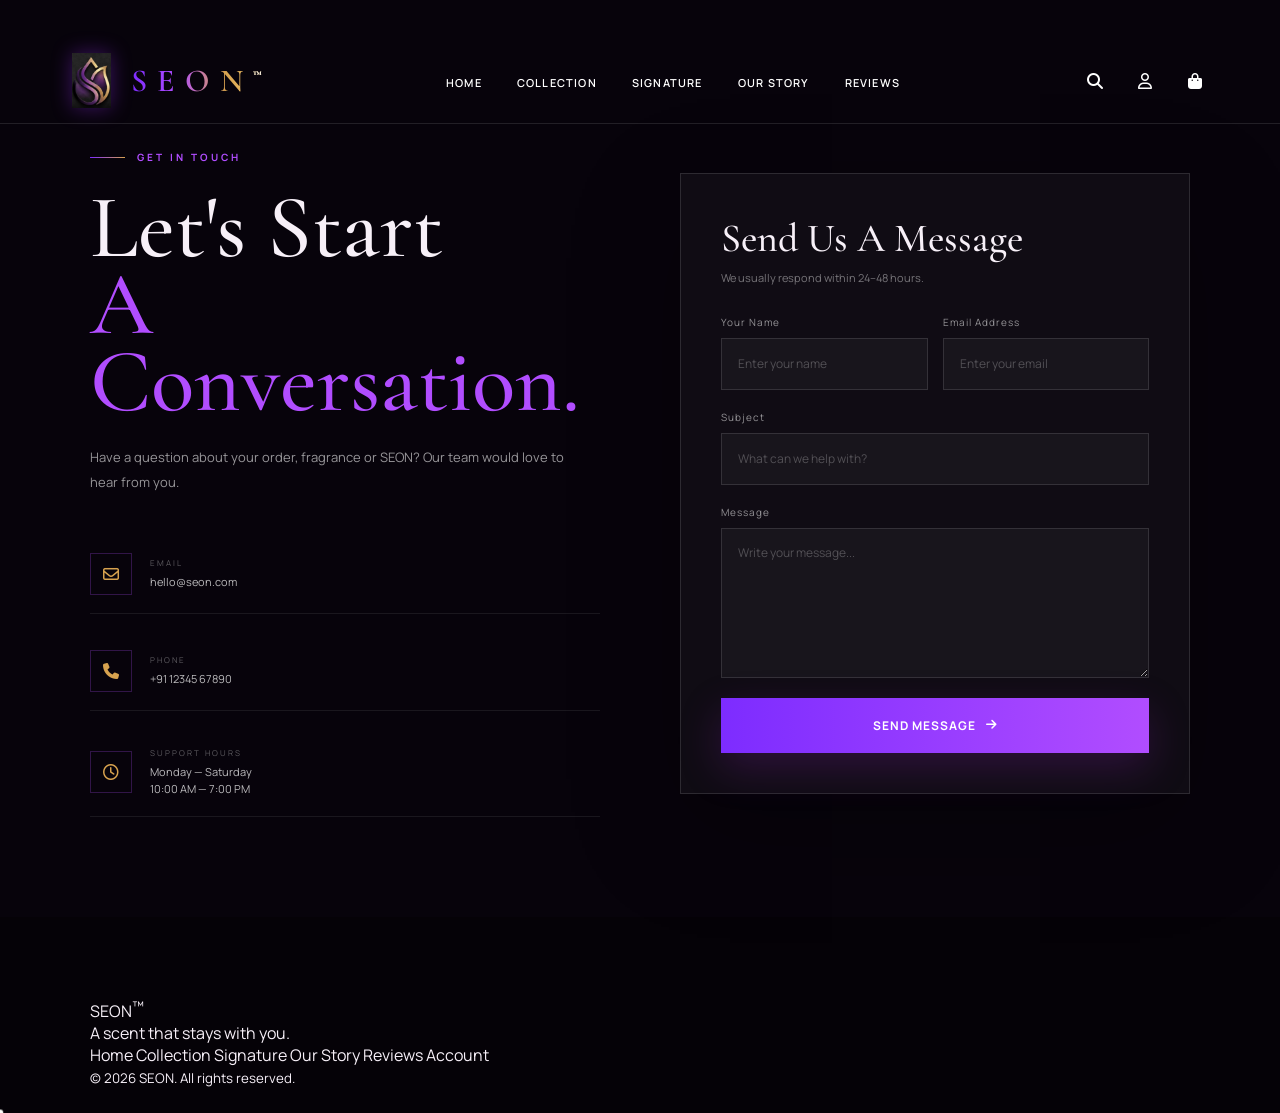
<file: contact.html>
<!DOCTYPE html>
<html lang="en">

<head>

    <meta charset="UTF-8">
 
    <meta
        name="viewport"
        content="width=device-width, initial-scale=1.0"
    >

    <title>Contact | SEON</title>

      <link
    rel="canonical"
    href="https://namhaasnani-10052006.github.io/second--project./contact.html"
>


    <!-- Google Fonts -->

    <link
        href="https://fonts.googleapis.com/css2?family=Cormorant+Garamond:wght@400;500;600;700&family=Manrope:wght@300;400;500;600;700&display=swap"
        rel="stylesheet"
    >


    <!-- Font Awesome -->

    <link
        rel="stylesheet"
        href="https://cdnjs.cloudflare.com/ajax/libs/font-awesome/6.5.2/css/all.min.css"
    >


    <!-- CSS -->

    <link
        rel="stylesheet"
        href="ghh.css"
    >

    <link
        rel="stylesheet"
        href="inner-pages.css"
    >

</head>


<body>


    <!-- =========================
         HEADER
    ========================== -->

    <header class="header">

        <nav class="navbar">


            <a
                href="index.html"
                class="logo"
            >

                <img
                    src="nn.jpg.jpeg"
                    alt="SEON Logo"
                    class="logo-icon"
                >

                <span class="logo-name">
                    SEON<sup>™</sup>
                </span>

            </a>


            <ul class="nav-links">

                <li>
                    <a href="index.html">
                        Home
                    </a>
                </li>

                <li>
                    <a href="collection.html">
                        Collection
                    </a>
                </li>

                <li>
                    <a href="signature.html">
                        Signature
                    </a>
                </li>

                <li>
                    <a href="story.html">
                        Our Story
                    </a>
                </li>

                <li>
                    <a href="reviews.html">
                        Reviews
                    </a>
                </li>

            </ul>


            <div class="header-actions">

                <button
                    class="header-icon"
                    aria-label="Search"
                >
                    <i class="fa-solid fa-magnifying-glass"></i>
                </button>

                <a
                    href="account.html"
                    class="header-icon"
                    aria-label="Account"
                >
                    <i class="fa-regular fa-user"></i>
                </a>

                <a
                    href="cart.html"
                    class="header-icon"
                    aria-label="Cart"
                >
                    <i class="fa-solid fa-bag-shopping"></i>
                </a>

            </div>

        </nav>

    </header>



    <!-- =========================
         CONTACT PAGE
    ========================== -->

    <main>

        <section class="contact-page">

            <div class="contact-container">


                <!-- INTRO -->

                <div class="contact-intro">

                    <p class="section-tag">

                        <span></span>

                        GET IN TOUCH

                    </p>


                    <h1>

                        Let's Start

                        <em>
                            A Conversation.
                        </em>

                    </h1>


                    <p>

                        Have a question about your order,
                        fragrance or SEON?

                        Our team would love to hear from you.

                    </p>


                    <!-- CONTACT DETAILS -->

                    <div class="contact-details">


                        <div class="contact-detail">

                            <i class="fa-regular fa-envelope"></i>

                            <div>

                                <span>
                                    EMAIL
                                </span>

                                <a href="mailto:hello@seon.com">
                                    hello@seon.com
                                </a>

                            </div>

                        </div>


                        <div class="contact-detail">

                            <i class="fa-solid fa-phone"></i>

                            <div>

                                <span>
                                    PHONE
                                </span>

                                <a href="tel:+911234567890">
                                    +91 12345 67890
                                </a>

                            </div>

                        </div>


                        <div class="contact-detail">

                            <i class="fa-regular fa-clock"></i>

                            <div>

                                <span>
                                    SUPPORT HOURS
                                </span>

                                <p>
                                    Monday — Saturday
                                    <br>
                                    10:00 AM — 7:00 PM
                                </p>

                            </div>

                        </div>

                    </div>

                </div>



                <!-- CONTACT FORM -->

                <div class="contact-card">

                    <h2>
                        Send Us A Message
                    </h2>

                    <p>
                        We usually respond within
                        24–48 hours.
                    </p>


                    <form
                        id="contactForm"
                        class="contact-form"
                    >


                        <div class="form-row">


                            <div class="form-group">

                                <label for="contactName">
                                    Your Name
                                </label>

                                <input
                                    type="text"
                                    id="contactName"
                                    name="name"
                                    placeholder="Enter your name"
                                    required
                                >

                            </div>


                            <div class="form-group">

                                <label for="contactEmail">
                                    Email Address
                                </label>

                                <input
                                    type="email"
                                    id="contactEmail"
                                    name="email"
                                    placeholder="Enter your email"
                                    required
                                >

                            </div>


                        </div>


                        <div class="form-group">

                            <label for="contactSubject">
                                Subject
                            </label>

                            <input
                                type="text"
                                id="contactSubject"
                                name="subject"
                                placeholder="What can we help with?"
                                required
                            >

                        </div>


                        <div class="form-group">

                            <label for="contactMessage">
                                Message
                            </label>

                            <textarea
                                id="contactMessage"
                                name="message"
                                rows="6"
                                placeholder="Write your message..."
                                required
                            ></textarea>

                        </div>


                        <button
                            type="submit"
                            class="button-primary"
                        >

                            Send Message

                            <i class="fa-solid fa-arrow-right"></i>

                        </button>

                    </form>

                </div>

            </div>

        </section>

    </main>



    <!-- =========================
         FOOTER
    ========================== -->

    <footer class="footer">

        <div class="footer-logo">
            SEON<sup>™</sup>
        </div>

        <p>
            A scent that stays with you.
        </p>


        <div class="footer-links">

            <a href="index.html">
                Home
            </a>

            <a href="collection.html">
                Collection
            </a>

            <a href="signature.html">
                Signature
            </a>

            <a href="story.html">
                Our Story
            </a>

            <a href="reviews.html">
                Reviews
            </a>

            <a href="account.html">
                Account
            </a>

        </div>


        <small>
            © 2026 SEON. All rights reserved.
        </small>

    </footer>


    <script src="ghh.js"></script>

</body>

</html>
</file>
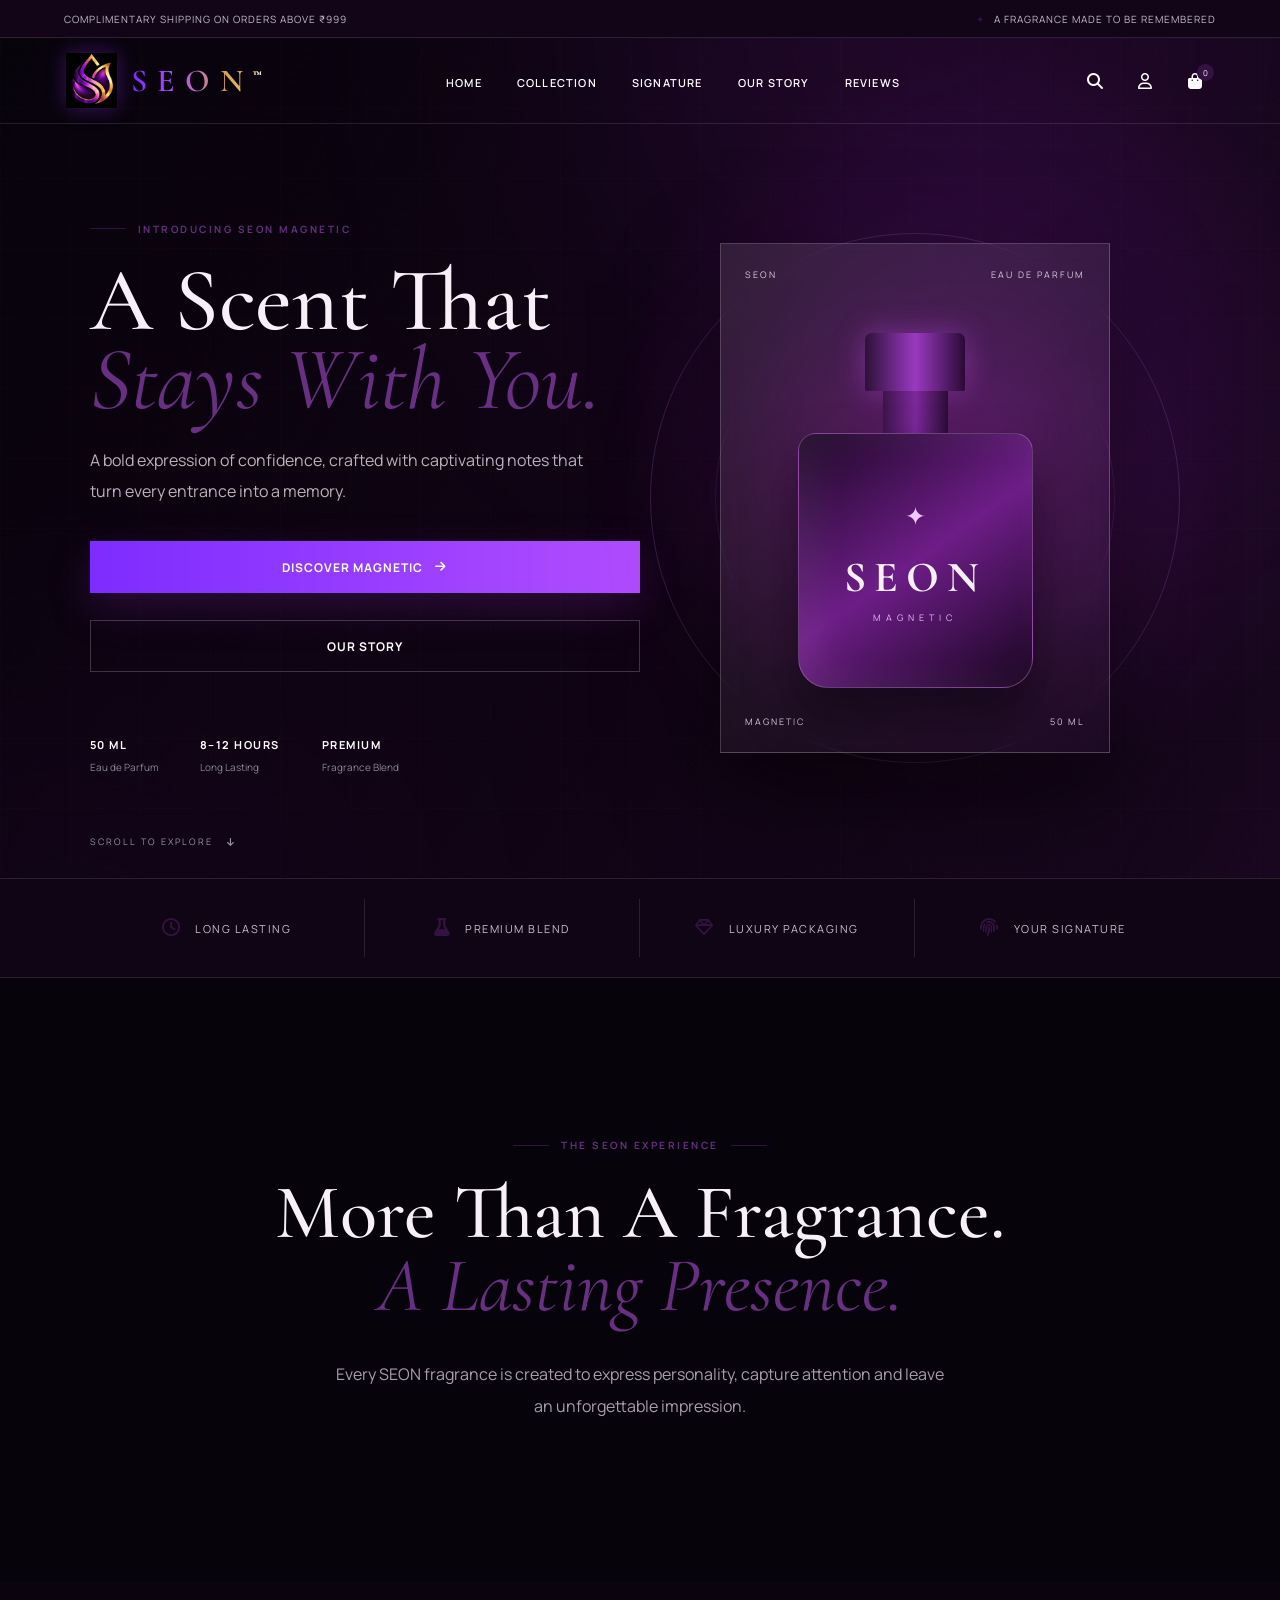
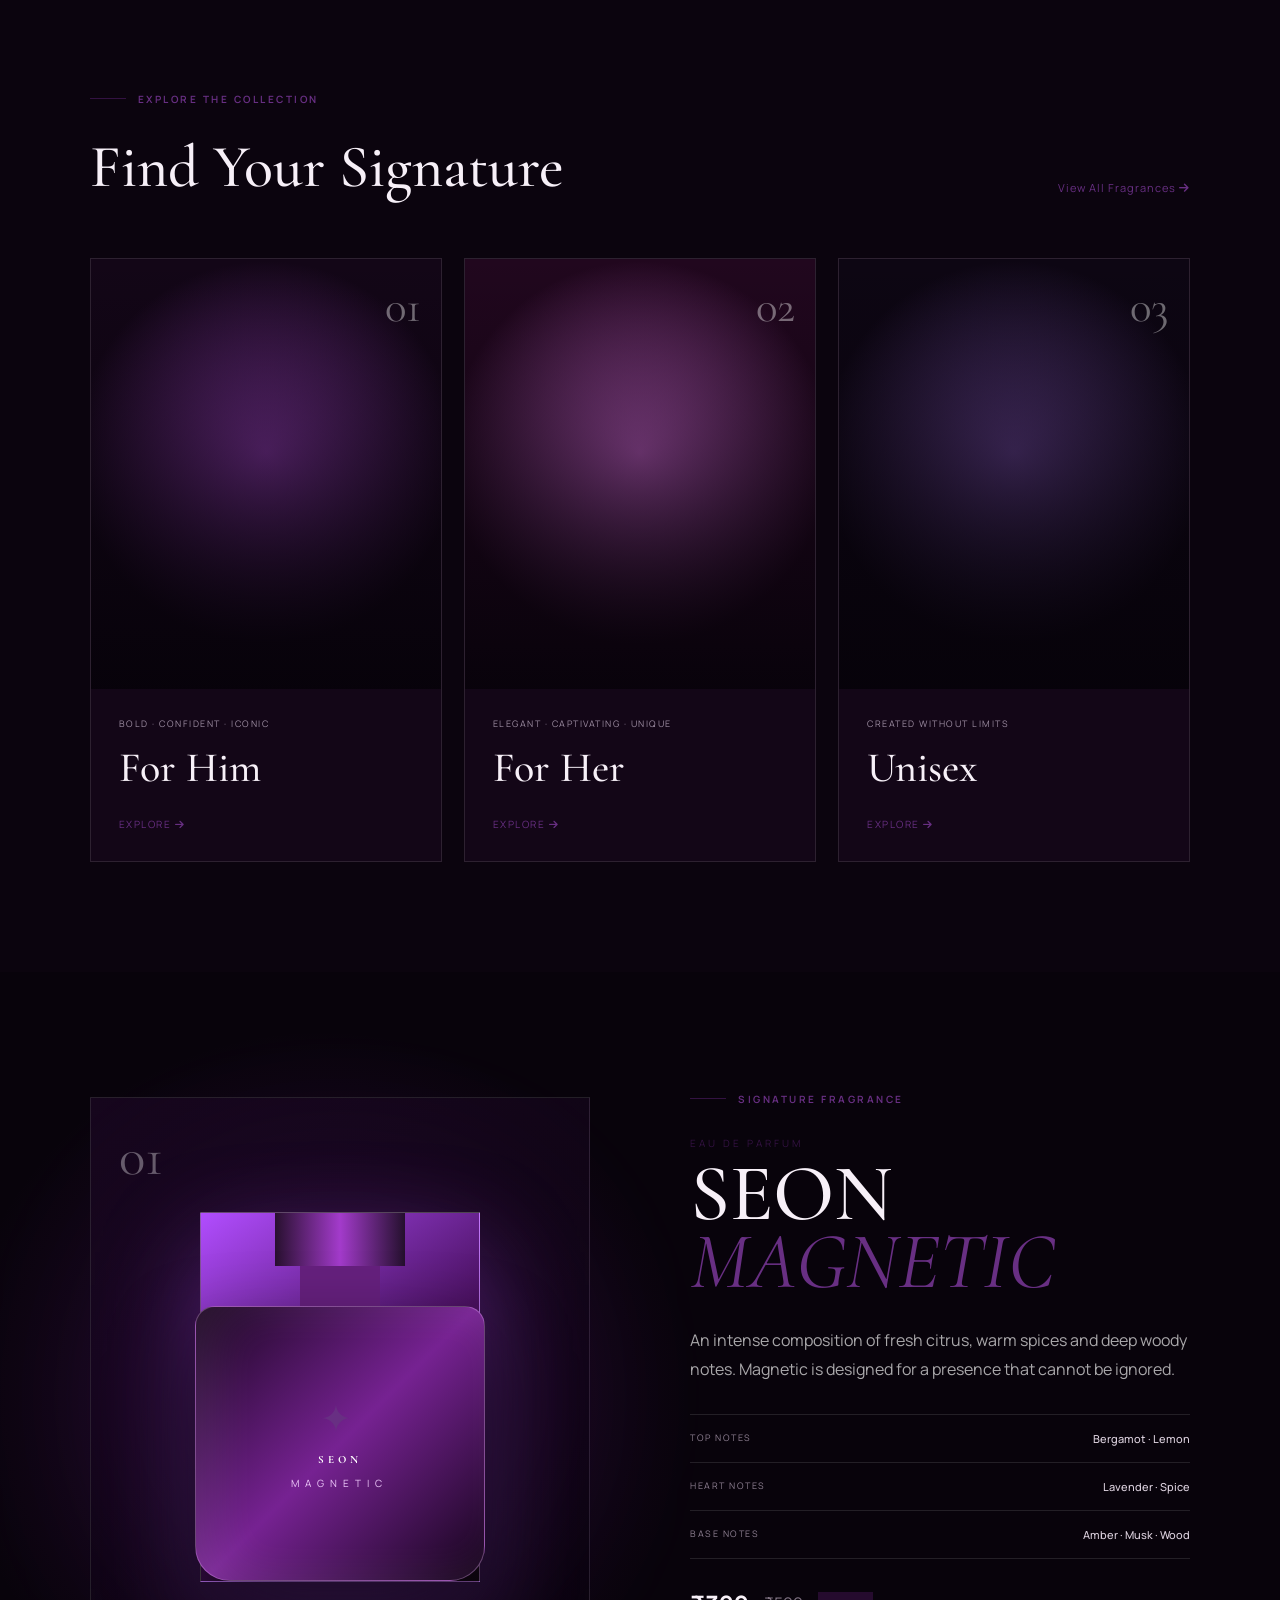
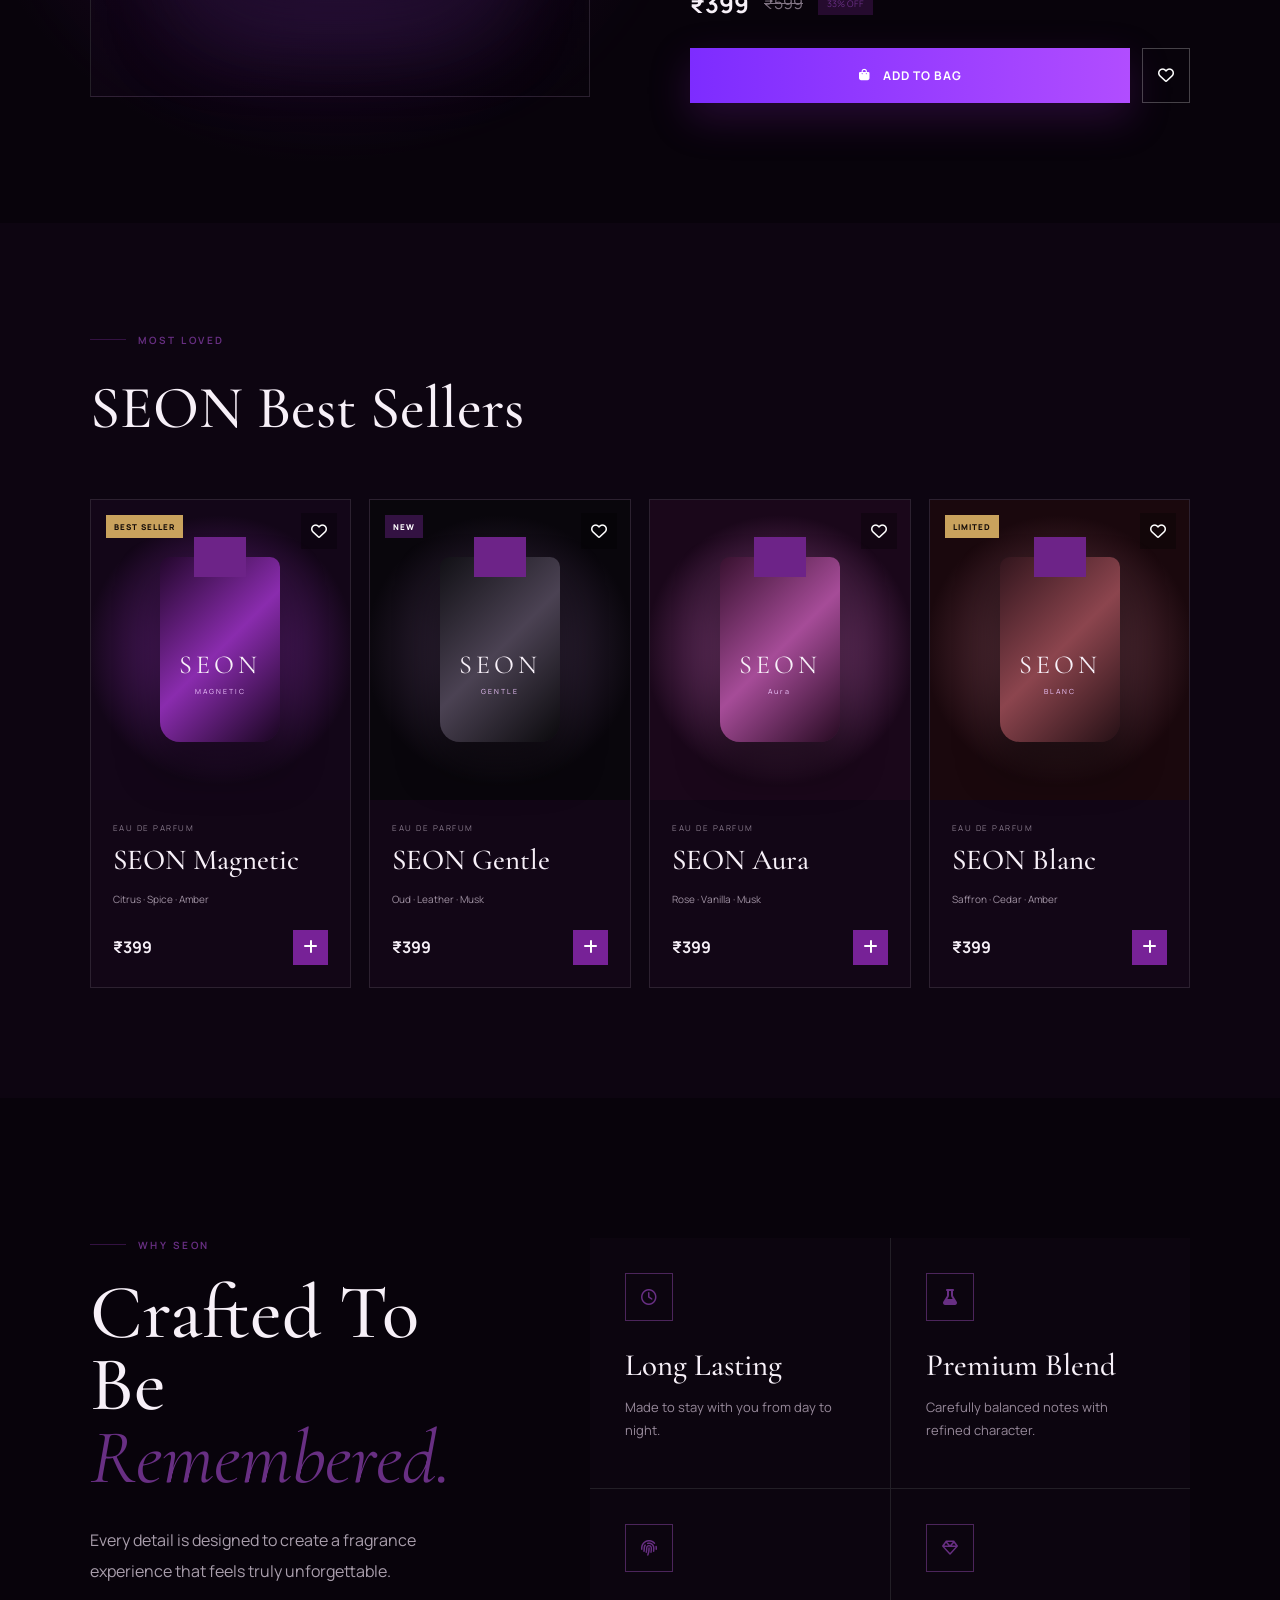
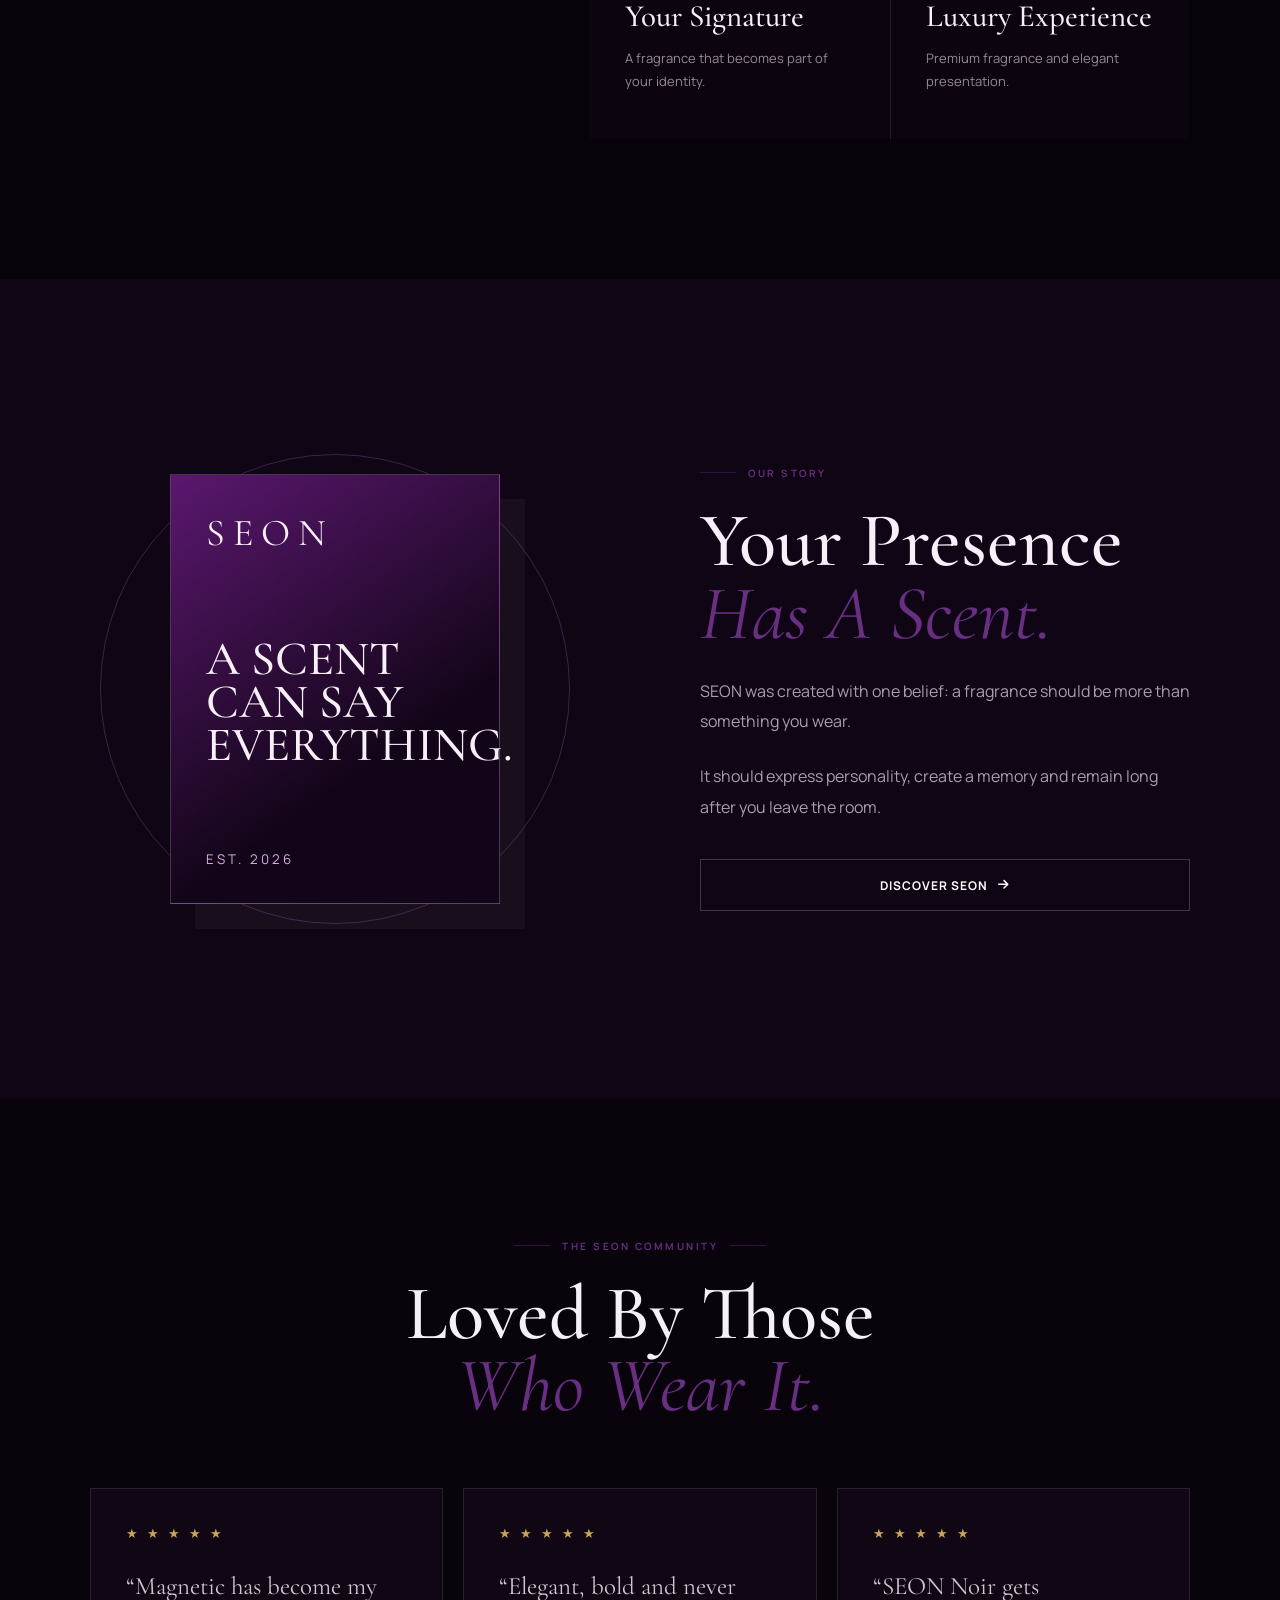
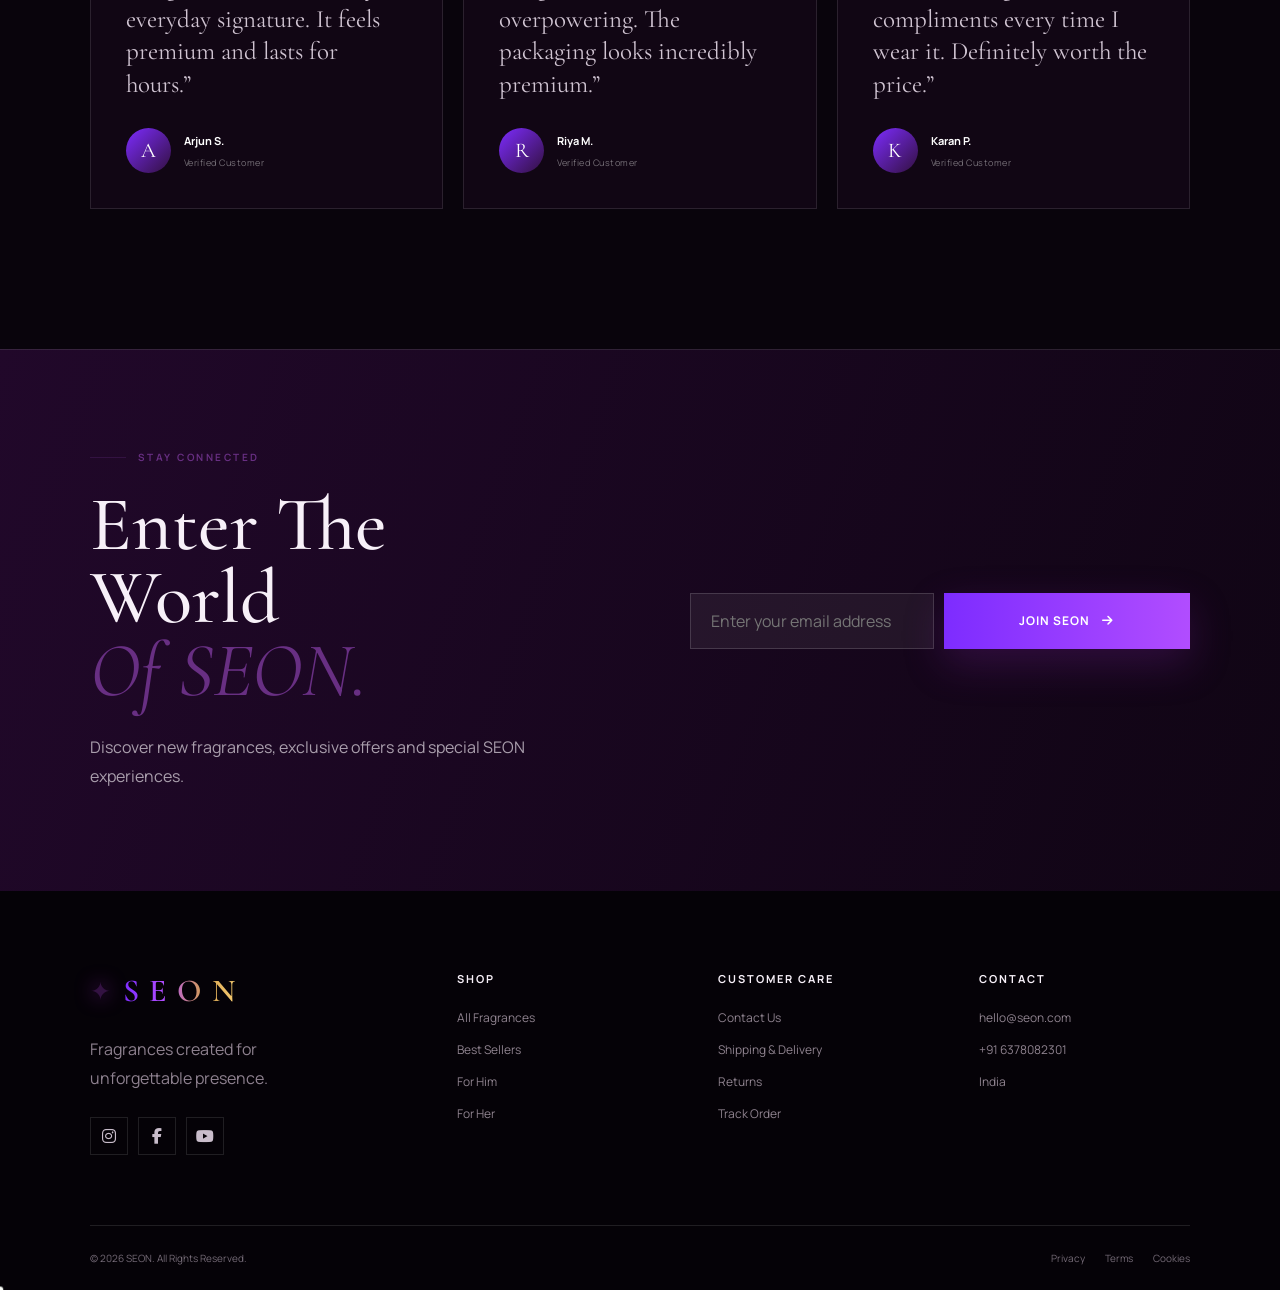
<file: ghh.html>
<!DOCTYPE html>
<html lang="en">

<head>
    <meta charset="UTF-8">

    <meta
        name="viewport"
        content="width=device-width, initial-scale=1.0"
    >

    <meta
    name="description"
    content="Discover SEON luxury fragrances and perfumes, crafted with distinctive scents for a lasting impression."
>

       <title>SEON — Luxury Fragrances & Perfumes</title>
    <!-- External CSS file -->
    <link rel="stylesheet" href="ghh.css">
    <link rel="stylesheet" href="inner-pages.css">

    <!-- Luxury fonts -->
    <link
        rel="preconnect"
        href="https://fonts.googleapis.com"
    >

    <link
        rel="preconnect"
        href="https://fonts.gstatic.com"
        crossorigin
    >

    <link
        href="https://fonts.googleapis.com/css2?family=Cormorant+Garamond:wght@400;500;600;700&family=Manrope:wght@400;500;600;700&display=swap"
        rel="stylesheet"
    >

    <!-- Icons -->
    <link
        rel="stylesheet"
        href="https://cdnjs.cloudflare.com/ajax/libs/font-awesome/6.6.0/css/all.min.css"
    >

</head>

<body>

    <!-- ========================= -->
    <!-- TOP OFFER BAR -->
    <!-- ========================= -->

    <div class="top-bar">

        <p>
            Complimentary shipping on orders above ₹999
        </p>

        <p>
            <span>✦</span>
            A fragrance made to be remembered
        </p>

    </div>


    <!-- ========================= -->
    <!-- HEADER -->
    <!-- ========================= -->

    <header class="header">

        <nav class="navbar">

            <!-- Logo -->

         <a href="home" class="logo">

    <img src="nn.jpg234.jpeg"
         alt="SEON Logo"
         class="logo-icon">

    <span class="logo-name">
        SEON<sup>™</sup>
    </span>

</a>


            <!-- Navigation -->
   
            <ul class="nav-links">

                <li>
                    <a href="home.html">
                        Home
                    </a>
                </li>

                <li>
                    <a href="collection.html">
                        Collection
                    </a>
                </li>

                <li>
                    <a href="signature.html">
                        Signature
                    </a>
                </li>

                <li>
                    <a href="story.html">
                        Our Story
                    </a>
                </li>

                <li>
                    <a href="reviews.html">
                        Reviews
                    </a>
                </li>

            </ul>


            <!-- Header buttons -->

            <div class="header-actions">

                <button
                    class="header-icon"
                    aria-label="Search"
                >
                    <i class="fa-solid fa-magnifying-glass"></i>
                </button>


        <a href="account.html" class="header-icon" aria-label="Account">
    <i class="fa-regular fa-user"></i>
</a>


                <button
                    class="header-icon cart-icon"
                    aria-label="Shopping bag"
                >

                    <i class="fa-solid fa-bag-shopping"></i>

                    <span>
                        0
                    </span>

                </button>


                <button
                    class="mobile-menu"
                    aria-label="Open menu"
                >

                    <i class="fa-solid fa-bars"></i>

                </button>

            </div>

        </nav>

    </header>


    <!-- ========================= -->
    <!-- MAIN -->
    <!-- ========================= -->

    <main>


        <!-- ========================= -->
        <!-- HERO SECTION -->
        <!-- ========================= -->

        <section
            class="hero"
            id="home"
        >

            <div class="hero-purple-light"></div>

            <div class="hero-purple-light light-two"></div>

            <div class="hero-grid"></div>


            <!-- Left content -->

            <div class="hero-content">

                <p class="eyebrow">

                    <span></span>

                    INTRODUCING SEON MAGNETIC

                </p>


                <h1>

                    A Scent That

                    <em>
                        Stays With You.
                    </em>

                </h1>


                <p class="hero-text">

                    A bold expression of confidence,
                    crafted with captivating notes that
                    turn every entrance into a memory.

                </p>


                <div class="hero-buttons">

                    <a
                        href="signature"
                        class="button-primary"
                    >

                        Discover Magnetic

                        <i class="fa-solid fa-arrow-right"></i>

                    </a>


                    <a
                        href="story"
                        class="button-outline"
                    >

                        Our Story

                    </a>

                </div>


                <div class="hero-information">

                    <div>

                        <strong>
                            50 ML
                        </strong>

                        <span>
                            Eau de Parfum
                        </span>

                    </div>


                    <div>

                        <strong>
                            8–12 HOURS
                        </strong>

                        <span>
                            Long Lasting
                        </span>

                    </div>


                    <div>

                        <strong>
                            PREMIUM
                        </strong>

                        <span>
                            Fragrance Blend
                        </span>

                    </div>

                </div>

            </div>


            <!-- Right perfume area -->

            <div class="hero-visual">

                <div class="large-circle"></div>

                <div class="small-circle"></div>

                <div class="purple-orb"></div>


                <div class="perfume-card">

                    <div class="perfume-top">

                        <span>
                            SEON
                        </span>

                        <span>
                            EAU DE PARFUM
                        </span>

                    </div>


                    <div class="perfume-bottle">

                        <div class="bottle-cap"></div>

                        <div class="bottle-neck"></div>

                        <div class="bottle-body">

                            <span>
                                ✦
                            </span>

                            <strong>
                                SEON
                            </strong>

                            <small>
                                MAGNETIC
                            </small>

                        </div>

                    </div>


                    <div class="perfume-bottom">

                        <span>
                            MAGNETIC
                        </span>

                        <span>
                            50 ML
                        </span>

                    </div>

                </div>


                <p class="vertical-text">

                    IRRESISTIBLE.
                    UNMISTAKABLE.

                </p>

            </div>


            <!-- Bottom scroll -->

            <a
                href="collection"
                class="scroll-text"
            >

                <span>
                    SCROLL TO EXPLORE
                </span>

                <i class="fa-solid fa-arrow-down"></i>

            </a>

        </section>


        <!-- ========================= -->
        <!-- BRAND STRIP -->
        <!-- ========================= -->

        <section class="brand-strip">

            <div>

                <i class="fa-regular fa-clock"></i>

                <span>
                    Long Lasting
                </span>

            </div>


            <div>

                <i class="fa-solid fa-flask"></i>

                <span>
                    Premium Blend
                </span>

            </div>


            <div>

                <i class="fa-regular fa-gem"></i>

                <span>
                    Luxury Packaging
                </span>

            </div>


            <div>

                <i class="fa-solid fa-fingerprint"></i>

                <span>
                    Your Signature
                </span>

            </div>

        </section>


        <!-- ========================= -->
        <!-- INTRO -->
        <!-- ========================= -->

        <section class="intro">

            <p class="section-tag">

                <span></span>

                THE SEON EXPERIENCE

                <span></span>

            </p>


            <h2>

                More Than A Fragrance.

                <em>
                    A Lasting Presence.
                </em>

            </h2>


            <p>

                Every SEON fragrance is created
                to express personality, capture
                attention and leave an unforgettable
                impression.

            </p>

        </section>


        <!-- ========================= -->
        <!-- COLLECTION -->
        <!-- ========================= -->

        <section
            class="collection"
            id="collection"
        >

            <div class="section-heading">

                <div>

                    <p class="section-tag">

                        <span></span>

                        EXPLORE THE COLLECTION

                    </p>


                    <h2>
                        Find Your Signature
                    </h2>

                </div>


                <a href="products">

                    View All Fragrances

                    <i class="fa-solid fa-arrow-right"></i>

                </a>

            </div>


            <div class="collection-grid">


                <article class="collection-card">

                    <div class="card-image image-men">

                        <span>
                            01
                        </span>

                    </div>


                    <div class="card-content">

                        <p>
                            BOLD · CONFIDENT · ICONIC
                        </p>

                        <h3>
                            For Him
                        </h3>

                        <a href="products">

                            Explore

                            <i class="fa-solid fa-arrow-right"></i>

                        </a>

                    </div>

                </article>


                <article class="collection-card">

                    <div class="card-image image-women">

                        <span>
                            02
                        </span>

                    </div>


                    <div class="card-content">

                        <p>
                            ELEGANT · CAPTIVATING · UNIQUE
                        </p>

                        <h3>
                            For Her
                        </h3>

                        <a href="products">

                            Explore

                            <i class="fa-solid fa-arrow-right"></i>

                        </a>

                    </div>

                </article>


                <article class="collection-card">

                    <div class="card-image image-unisex">

                        <span>
                            03
                        </span>

                    </div>


                    <div class="card-content">

                        <p>
                            CREATED WITHOUT LIMITS
                        </p>

                        <h3>
                            Unisex
                        </h3>

                        <a href="products">

                            Explore

                            <i class="fa-solid fa-arrow-right"></i>

                        </a>

                    </div>

                </article>

            </div>

        </section>


        <!-- ========================= -->
        <!-- SIGNATURE PRODUCT -->
        <!-- ========================= -->

        <section
            class="signature"
            id="signature"
        >

            <div class="signature-image">

                <span class="product-number">
                    01
                </span>


                <div class="signature-glow"></div>


                <div class="signature-bottle">

                    <div class="signature-cap"></div>

                    <div class="signature-neck"></div>

                    <div class="signature-body">

                        <span>
                            ✦
                        </span>

                        <strong>
                            SEON
                        </strong>

                        <small>
                            MAGNETIC
                        </small>

                    </div>

                </div>

            </div>


            <div class="signature-content">

                <p class="section-tag">

                    <span></span>

                    SIGNATURE FRAGRANCE

                </p>


                <p class="product-category">

                    EAU DE PARFUM

                </p>


                <h2>

                    SEON

                    <em>
                        MAGNETIC
                    </em>

                </h2>


                <p class="signature-description">

                    An intense composition of fresh
                    citrus, warm spices and deep woody
                    notes. Magnetic is designed for a
                    presence that cannot be ignored.

                </p>

 
                <div class="notes">

                    <div>

                        <span>
                            TOP NOTES
                        </span>

                        <strong>
                            Bergamot · Lemon
                        </strong>

                    </div>


                    <div>

                        <span>
                            HEART NOTES
                        </span>

                        <strong>
                            Lavender · Spice
                        </strong>

                    </div>


                    <div>

                        <span>
                            BASE NOTES
                        </span>

                        <strong>
                            Amber · Musk · Wood
                        </strong>

                    </div>

                </div>


                <div class="price">

                    <strong>
                        ₹399
                    </strong>

                    <del>
                        ₹599
                    </del>

                    <span>
                        33% OFF
                    </span>

                </div>


                <div class="product-buttons">

                    <button class="button-primary">

                        <i class="fa-solid fa-bag-shopping"></i>

                        Add To Bag

                    </button>


                    <button
                        class="heart-button"
                        aria-label="Add to wishlist"
                    >

                        <i class="fa-regular fa-heart"></i>

                    </button>

                </div>

            </div>

        </section>


        <!-- ========================= -->
        <!-- PRODUCTS -->
        <!-- ========================= -->

        <section
            class="products"
            id="products"
        >

            <div class="section-heading">

                <div>

                    <p class="section-tag">

                        <span></span>

                        MOST LOVED

                    </p>


                    <h2>
                        SEON Best Sellers
                    </h2>

                </div>

            </div>


            <div class="product-grid">


                <article class="product-card">

                    <span class="badge">
                        BEST SELLER
                    </span>


                    <button
                        class="product-heart"
                        aria-label="Add to wishlist"
                    >

                        <i class="fa-regular fa-heart"></i>

                    </button>


                    <div class="product-picture">

                        <div class="mini-bottle">

                            <div></div>

                            <span>SEON</span>

                            <small>MAGNETIC</small>

                        </div>

                    </div>


                    <div class="product-details">

                        <p>
                            EAU DE PARFUM
                        </p>

                <h3>
                  <a href="products.html?id=seon-magnetic">
                      SEON Magnetic
                     </a>
                       </h3>

                        <span>
                            Citrus · Spice · Amber
                        </span>


                        <div>

                            <strong>
                                ₹399
                            </strong>

                            <button>

                                <i class="fa-solid fa-plus"></i>

                            </button>

                        </div>

                    </div>

                </article>


                <article class="product-card">

                    <span class="badge purple-badge">
                        NEW
                    </span>


                    <button
                        class="product-heart"
                        aria-label="Add to wishlist"
                    >

                        <i class="fa-regular fa-heart"></i>

                    </button>


                    <div class="product-picture noir-picture">

                        <div class="mini-bottle noir-bottle">

                            <div></div>

                            <span>SEON</span>

                            <small>GENTLE</small>

                        </div>

                    </div>


                    <div class="product-details">

                        <p>
                            EAU DE PARFUM
                        </p>

                        <h3>
                            SEON Gentle
                        </h3>

                        <span>
                            Oud · Leather · Musk
                        </span>


                        <div>

                            <strong>
                                ₹399
                            </strong>

                            <button>

                                <i class="fa-solid fa-plus"></i>

                            </button>

                        </div>

                    </div>

                </article>


                <article class="product-card">

                    <button
                        class="product-heart"
                        aria-label="Add to wishlist"
                    >

                        <i class="fa-regular fa-heart"></i>

                    </button>


                    <div class="product-picture aura-picture">

                        <div class="mini-bottle aura-bottle">

                            <div></div>

                            <span>SEON</span>

                            <small>Aura</small>

                        </div>

                    </div>


                    <div class="product-details">

                        <p>
                            EAU DE PARFUM
                        </p>

                        <h3>
                            SEON Aura
                        </h3>

                        <span>
                            Rose · Vanilla · Musk
                        </span>


                        <div>

                            <strong>
                                ₹399
                            </strong>

                            <button>

                                <i class="fa-solid fa-plus"></i>

                            </button>

                        </div>

                    </div>

                </article>


                <article class="product-card">

                    <span class="badge">   
                        LIMITED
                    </span>


                    <button
                        class="product-heart"
                        aria-label="Add to wishlist"
                    >

                        <i class="fa-regular fa-heart"></i>

                    </button>


                    <div class="product-picture ember-picture">

                        <div class="mini-bottle ember-bottle">

                            <div></div>

                            <span>SEON</span>

                            <small>BLANC</small>

                        </div>

                    </div>


                    <div class="product-details">

                        <p>
                            EAU DE PARFUM
                        </p>

                        <h3>
                            SEON Blanc
                        </h3>

                        <span>
                            Saffron · Cedar · Amber
                        </span>


                        <div>

                            <strong>
                                ₹399
                            </strong>

                            <button>

                                <i class="fa-solid fa-plus"></i>

                            </button>

                        </div>

                    </div>

                </article>

            </div>

        </section>


        <!-- ========================= -->
        <!-- WHY SEON -->
        <!-- ========================= -->

        <section class="why-seon">

            <div class="why-heading">

                <p class="section-tag">

                    <span></span>

                    WHY SEON

                </p>


                <h2>

                    Crafted To Be

                    <em>
                        Remembered.
                    </em>

                </h2>


                <p>

                    Every detail is designed
                    to create a fragrance experience
                    that feels truly unforgettable.

                </p>

            </div>


            <div class="benefits">


                <article>

                    <div>
                        <i class="fa-regular fa-clock"></i>
                    </div>

                    <h3>
                        Long Lasting
                    </h3>

                    <p>
                        Made to stay with you
                        from day to night.
                    </p>

                </article>


                <article>

                    <div>
                        <i class="fa-solid fa-flask"></i>
                    </div>

                    <h3>
                        Premium Blend
                    </h3>

                    <p>
                        Carefully balanced notes
                        with refined character.
                    </p>

                </article>


                <article>

                    <div>
                        <i class="fa-solid fa-fingerprint"></i>
                    </div>

                    <h3>
                        Your Signature
                    </h3>

                    <p>
                        A fragrance that becomes
                        part of your identity.
                    </p>

                </article>


                <article>

                    <div>
                        <i class="fa-regular fa-gem"></i>
                    </div>

                    <h3>
                        Luxury Experience
                    </h3>

                    <p>
                        Premium fragrance and
                        elegant presentation.
                    </p>

                </article>

            </div>

        </section>


        <!-- ========================= -->
        <!-- STORY -->
        <!-- ========================= -->

        <section
            class="story"
            id="story"
        >

            <div class="story-visual">

                <div class="story-circle"></div>

                <div class="story-card">

                    <span>
                        SEON
                    </span>

                    <strong>
                        A SCENT CAN
                        SAY EVERYTHING.
                    </strong>

                    <small>
                        EST. 2026
                    </small>

                </div>

            </div>


            <div class="story-content">

                <p class="section-tag">

                    <span></span>

                    OUR STORY

                </p>


                <h2>

                    Your Presence

                    <em>
                        Has A Scent.
                    </em>

                </h2>


                <p>

                    SEON was created with one
                    belief: a fragrance should be
                    more than something you wear.

                </p>


                <p>

                    It should express personality,
                    create a memory and remain
                    long after you leave the room.

                </p>


                <a
                    href="contact"
                    class="button-outline"
                >

                    Discover SEON

                    <i class="fa-solid fa-arrow-right"></i>

                </a>

            </div>

        </section>


        <!-- ========================= -->
        <!-- REVIEWS -->
        <!-- ========================= -->

        <section
            class="reviews"
            id="reviews"
        >

            <p class="section-tag center">

                <span></span>

                THE SEON COMMUNITY

                <span></span>

            </p>


            <h2>

                Loved By Those

                <em>
                    Who Wear It.
                </em>

            </h2>


            <div class="review-grid">


                <article>

                    <div class="stars">

                        ★ ★ ★ ★ ★

                    </div>


                    <p>

                        “Magnetic has become my
                        everyday signature. It feels
                        premium and lasts for hours.”

                    </p>


                    <div class="review-person">

                        <span>
                            A
                        </span>

                        <div>

                            <strong>
                                Arjun S.
                            </strong>

                            <small>
                                Verified Customer
                            </small>

                        </div>

                    </div>

                </article>


                <article>

                    <div class="stars">

                        ★ ★ ★ ★ ★

                    </div>


                    <p>

                        “Elegant, bold and never
                        overpowering. The packaging
                        looks incredibly premium.”

                    </p>


                    <div class="review-person">

                        <span>
                            R
                        </span>

                        <div>

                            <strong>
                                Riya M.
                            </strong>

                            <small>
                                Verified Customer
                            </small>

                        </div>

                    </div>

                </article>


                <article>

                    <div class="stars">

                        ★ ★ ★ ★ ★

                    </div>


                    <p>

                        “SEON Noir gets compliments
                        every time I wear it.
                        Definitely worth the price.”

                    </p>


                    <div class="review-person">

                        <span>
                            K
                        </span>

                        <div>

                            <strong>
                                Karan P.
                            </strong>

                            <small>
                                Verified Customer
                            </small>

                        </div>

                    </div>

                </article>

            </div>

        </section>


        <!-- ========================= -->
        <!-- NEWSLETTER -->
        <!-- ========================= -->

        <section class="newsletter">

            <div>

                <p class="section-tag">

                    <span></span>

                    STAY CONNECTED

                </p>


                <h2>

                    Enter The World

                    <em>
                        Of SEON.
                    </em>

                </h2>


                <p>

                    Discover new fragrances,
                    exclusive offers and
                    special SEON experiences.

                </p>

            </div>


            <form>

                <input
                    type="email"
                    placeholder="Enter your email address"
                >


                <button
                    type="submit"
                    class="button-primary"
                >

                    Join SEON

                    <i class="fa-solid fa-arrow-right"></i>

                </button>

            </form>

        </section>

    </main>


    <!-- ========================= -->
    <!-- FOOTER -->
    <!-- ========================= -->

    <footer id="contact.html">

        <div class="footer-main">


            <div class="footer-brand">

                <a href="home" class="logo">

                    <span class="logo-symbol">
                        ✦
                    </span>

                    <span class="logo-name">
                        SEON
                    </span>

                </a>


                <p>

                    Fragrances created for
                    unforgettable presence.

                </p>


                <div class="socials">

                    <a href="#">
                        <i class="fa-brands fa-instagram"></i>
                    </a>

                    <a href="#">
                        <i class="fa-brands fa-facebook-f"></i>
                    </a>

                    <a href="#">
                        <i class="fa-brands fa-youtube"></i>
                    </a>

                </div>

            </div>


            <div class="footer-column">

                <h3>
                    Shop
                </h3>

                <a href="products">
                    All Fragrances
                </a>

                <a href="products">
                    Best Sellers
                </a>

                <a href="collection">
                    For Him
                </a>

                <a href="collection">
                    For Her
                </a>

            </div>


            <div class="footer-column">

                <h3>
                    Customer Care
                </h3>

                <a href="#">
                    Contact Us
                </a>

                <a href="#">
                    Shipping & Delivery
                </a>

                <a href="#">
                    Returns
                </a>

                <a href="#">
                    Track Order
                </a>

            </div>


            <div class="footer-column">

                <h3>
                    Contact
                </h3>

                <p>
                    hello@seon.com
                </p>

                <p>
                    +91 6378082301
                </p>

                <p>
                    India
                </p>

            </div>

        </div>


        <div class="footer-bottom">

            <p>
                © 2026 SEON. All Rights Reserved.
            </p>
      

            <div>    

                <a href="#">
                    Privacy
                </a>                                                 

                <a href="#">
                    Terms
                </a>

                <a href="#">
                    Cookies
                </a>

            </div>

        </div>

    </footer>
    <script src="ghh.js"></script>

</body>

</html>
</file>
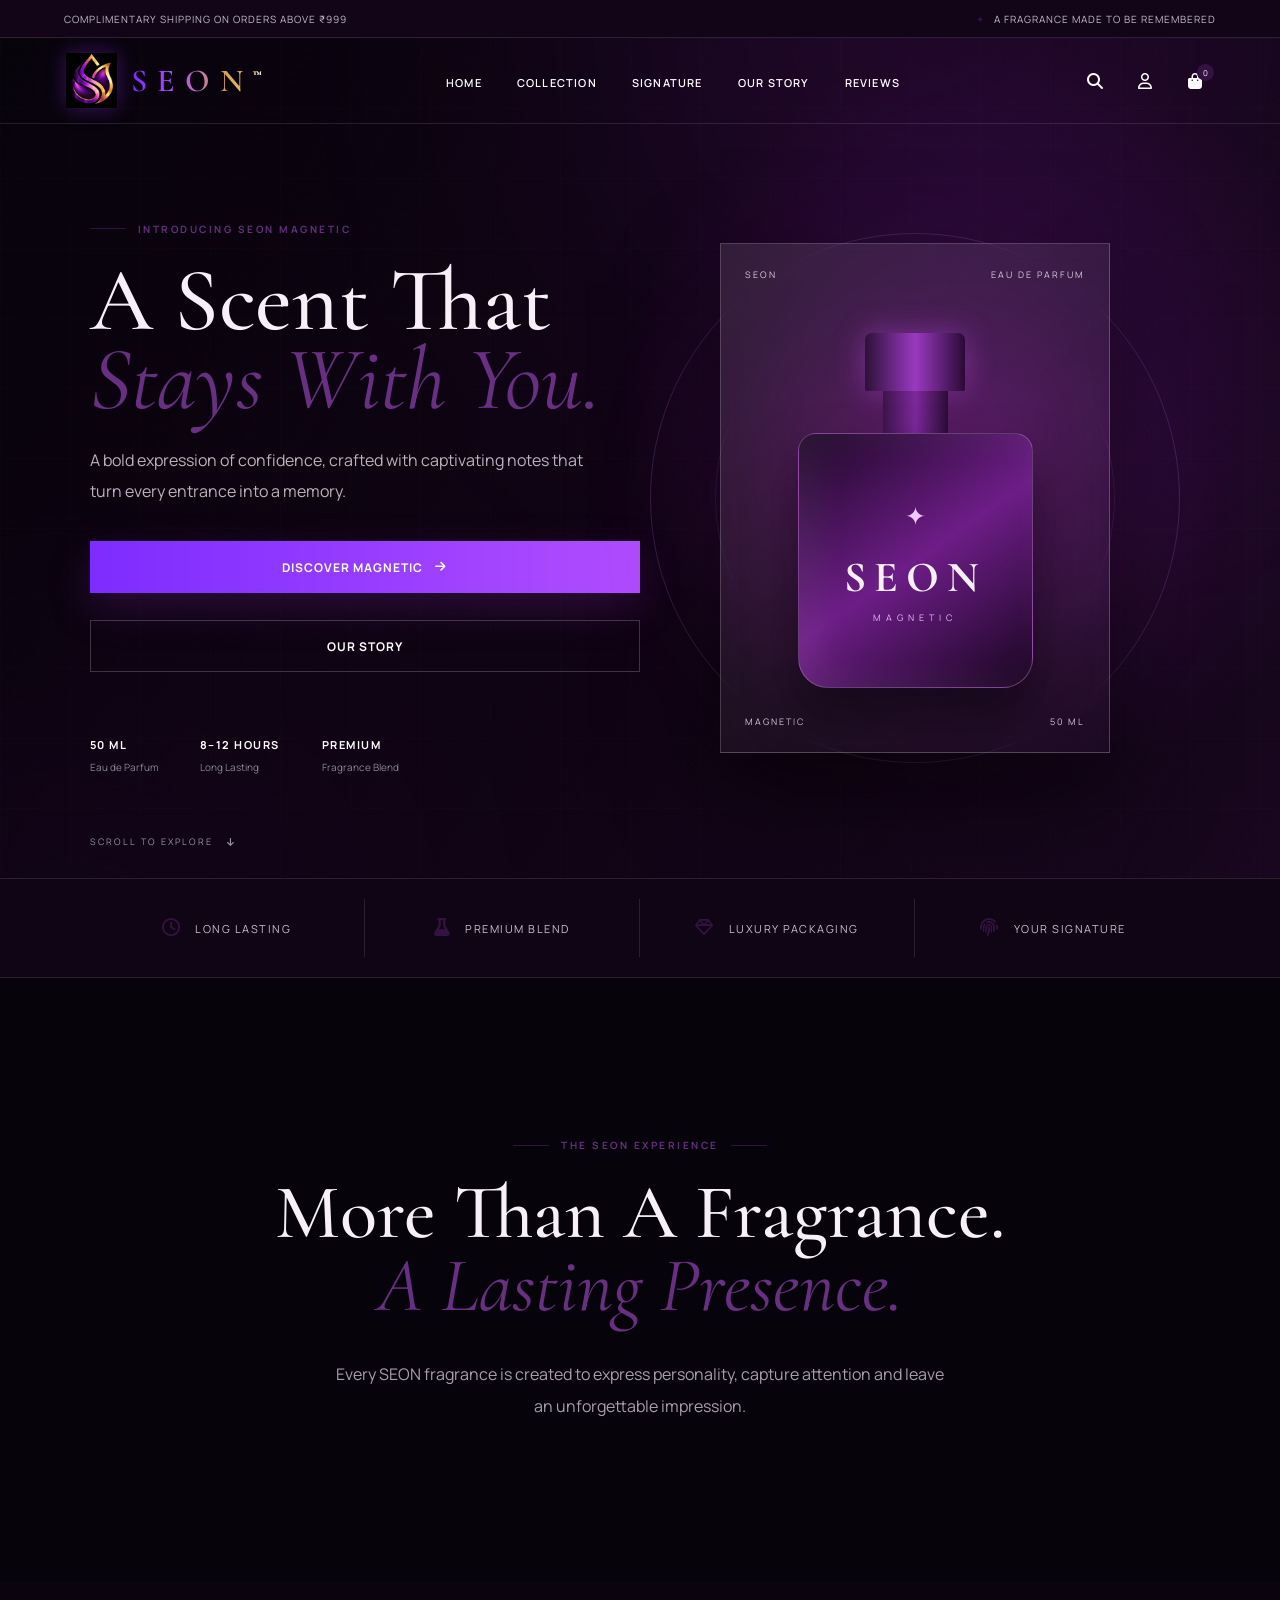
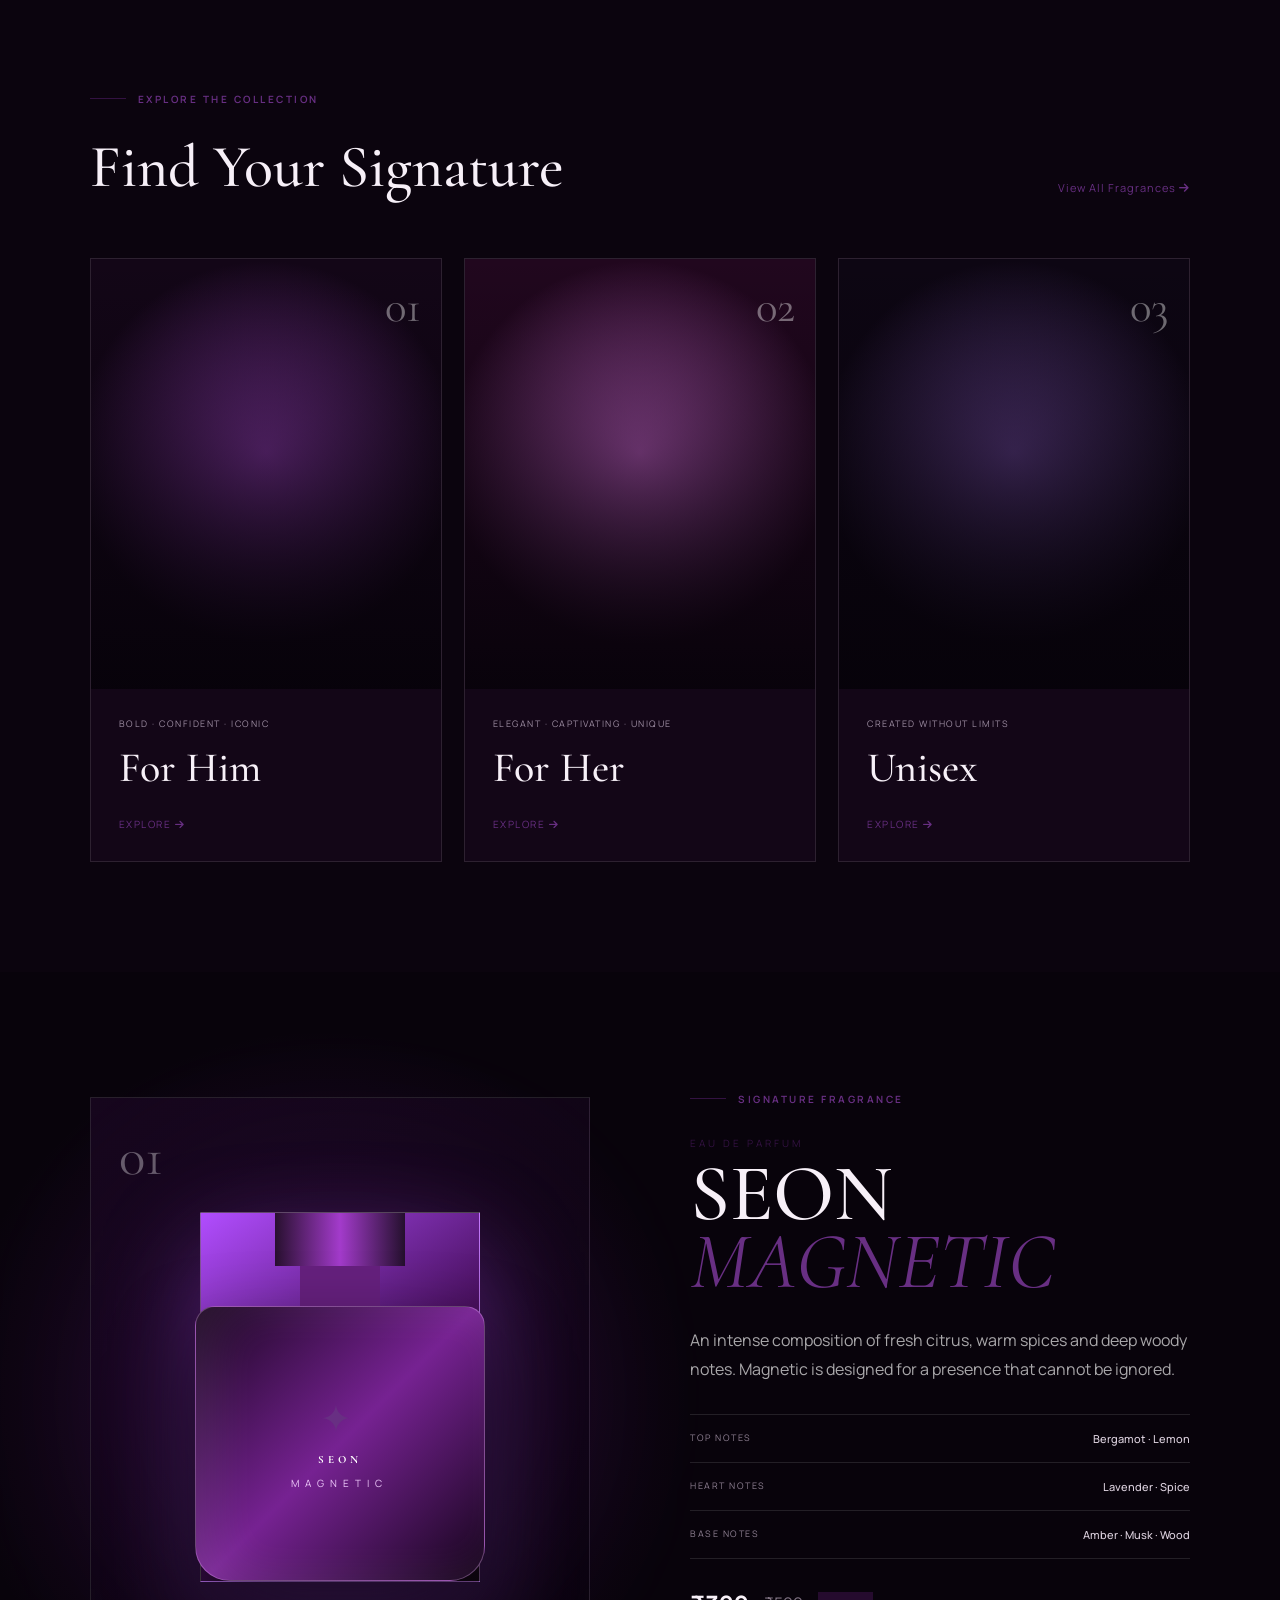
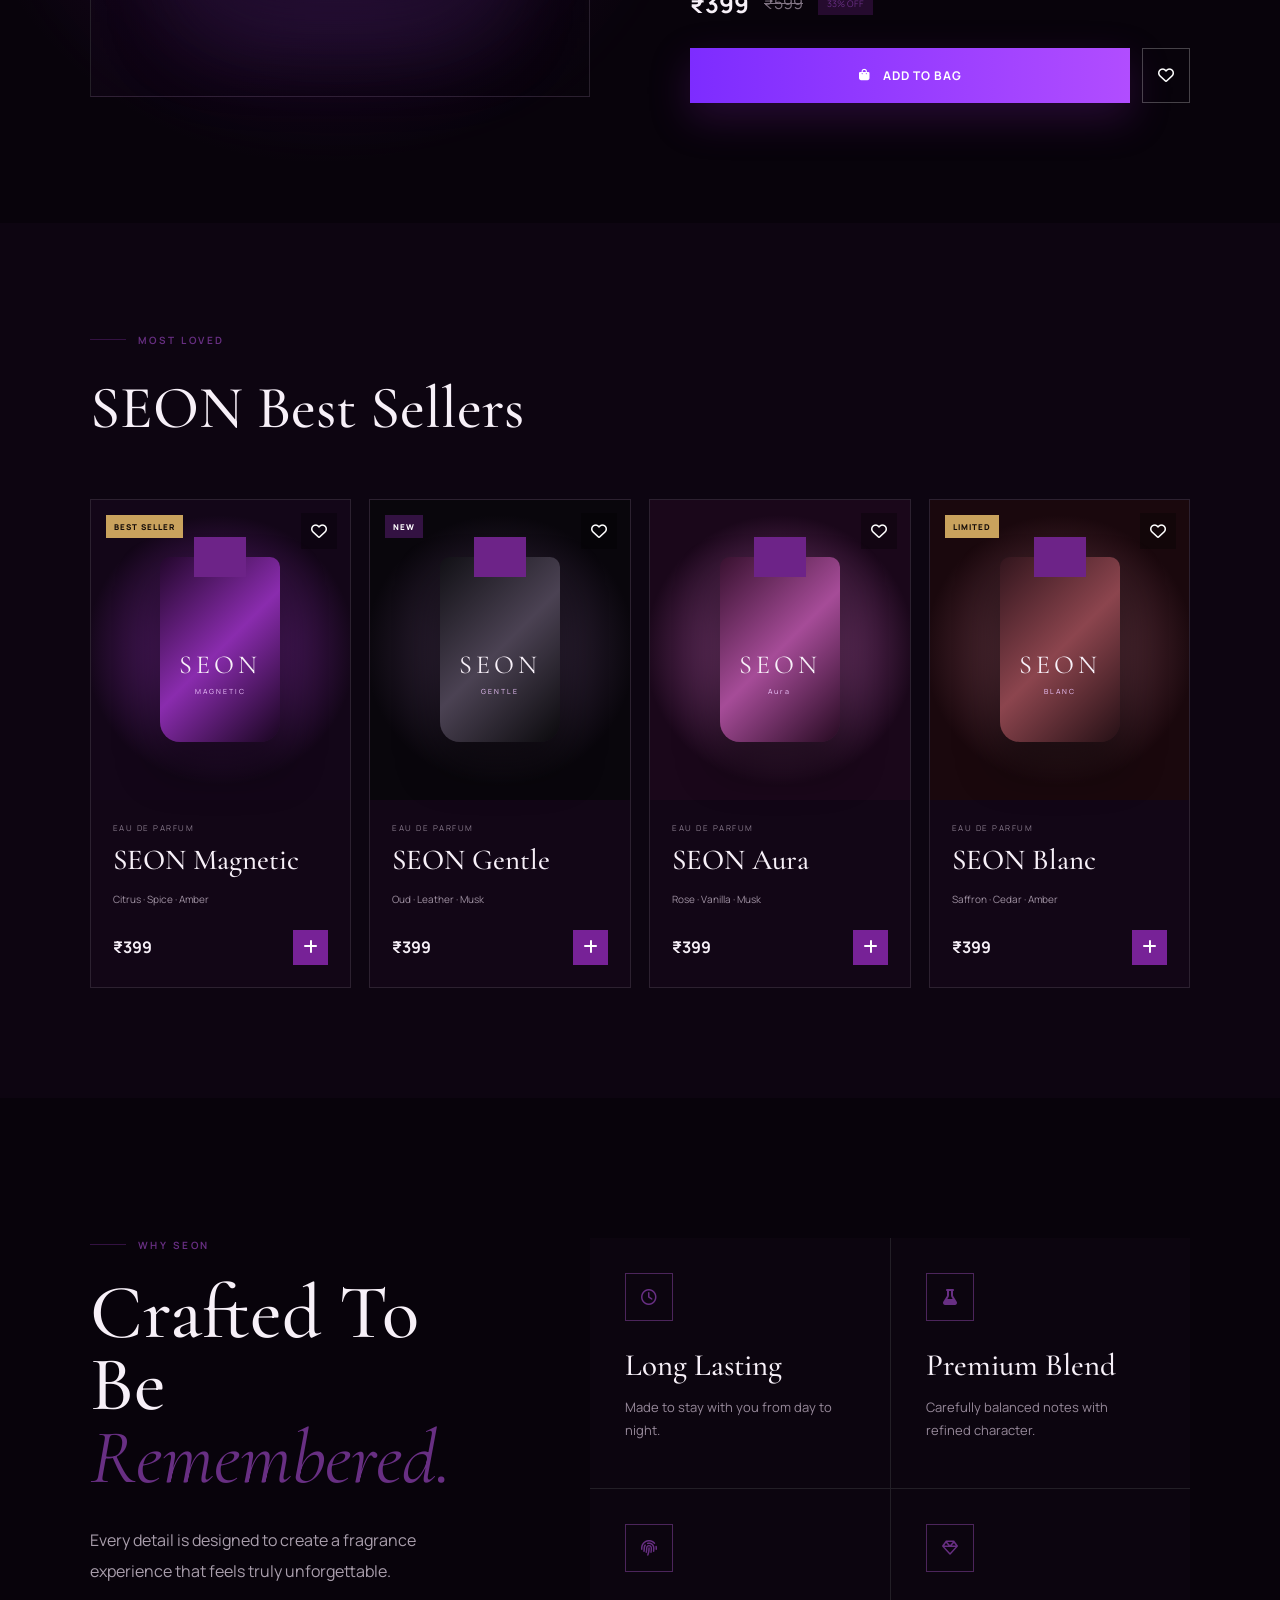
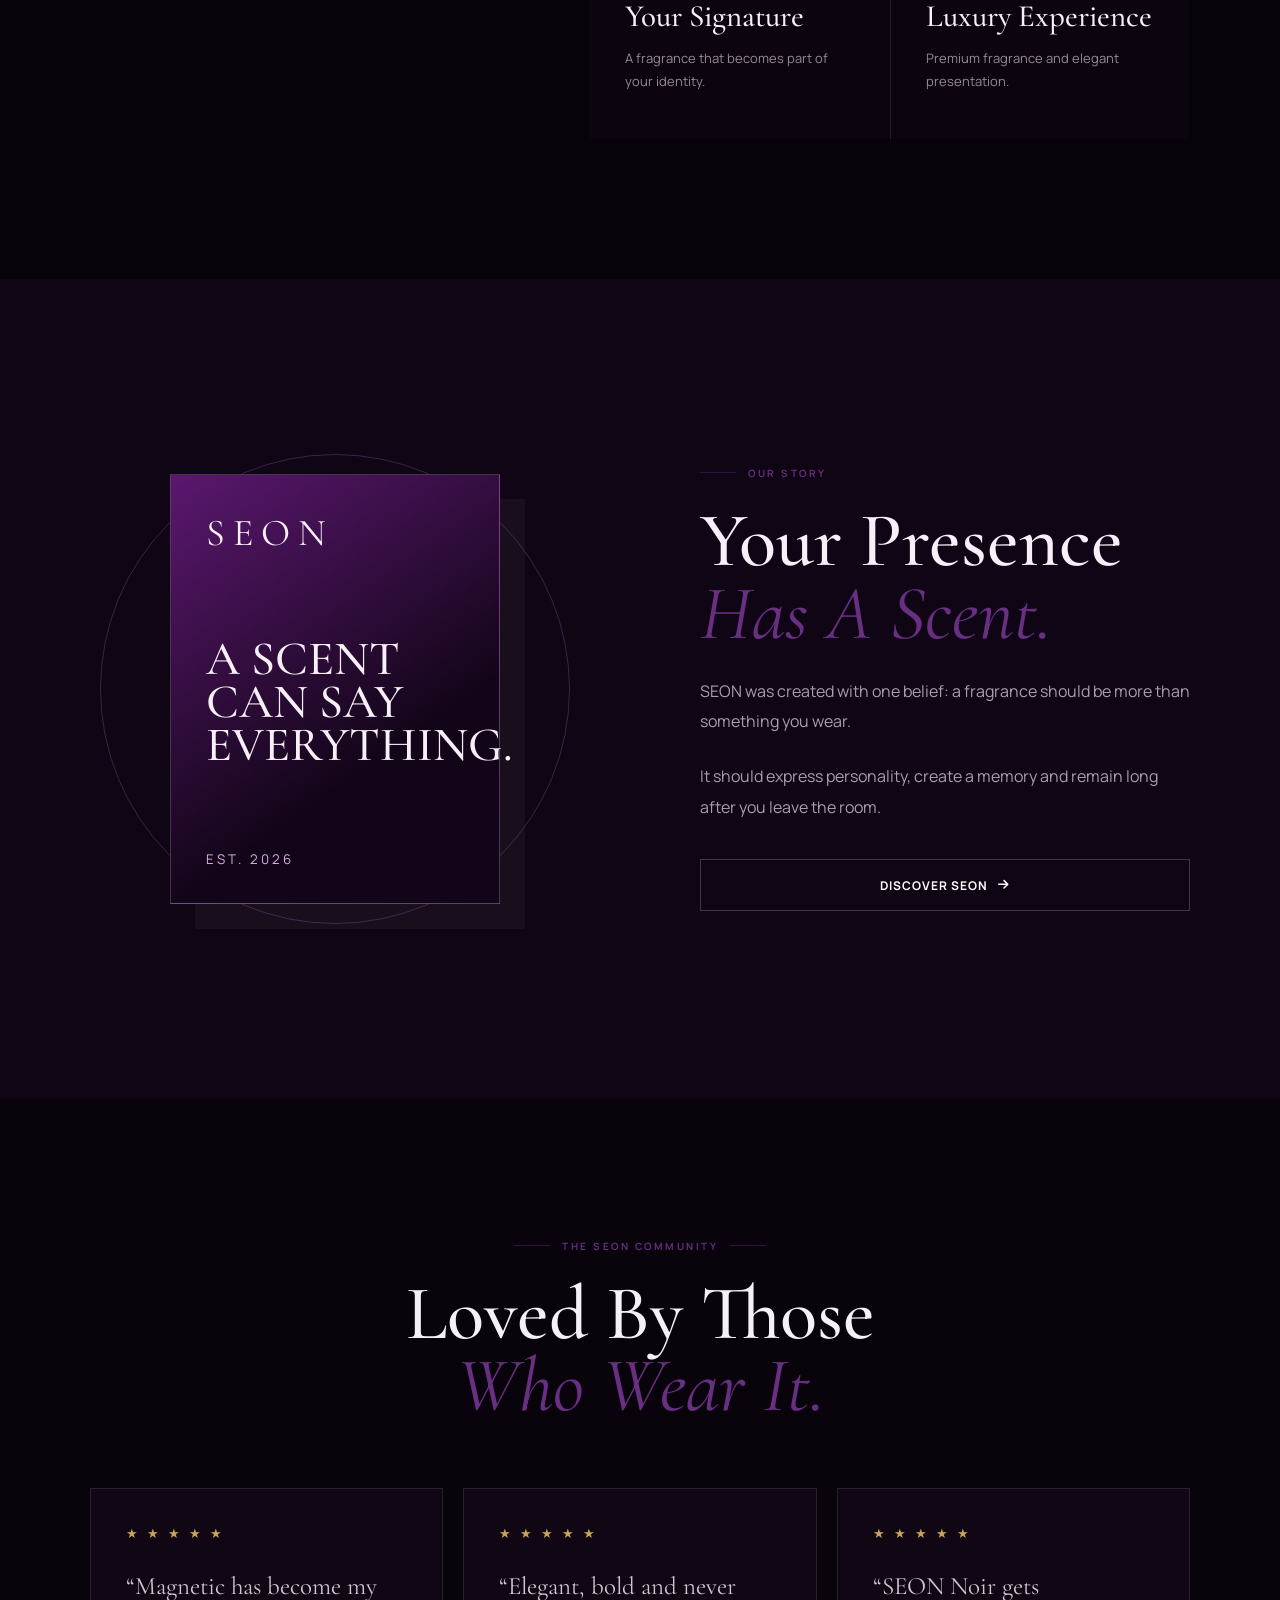
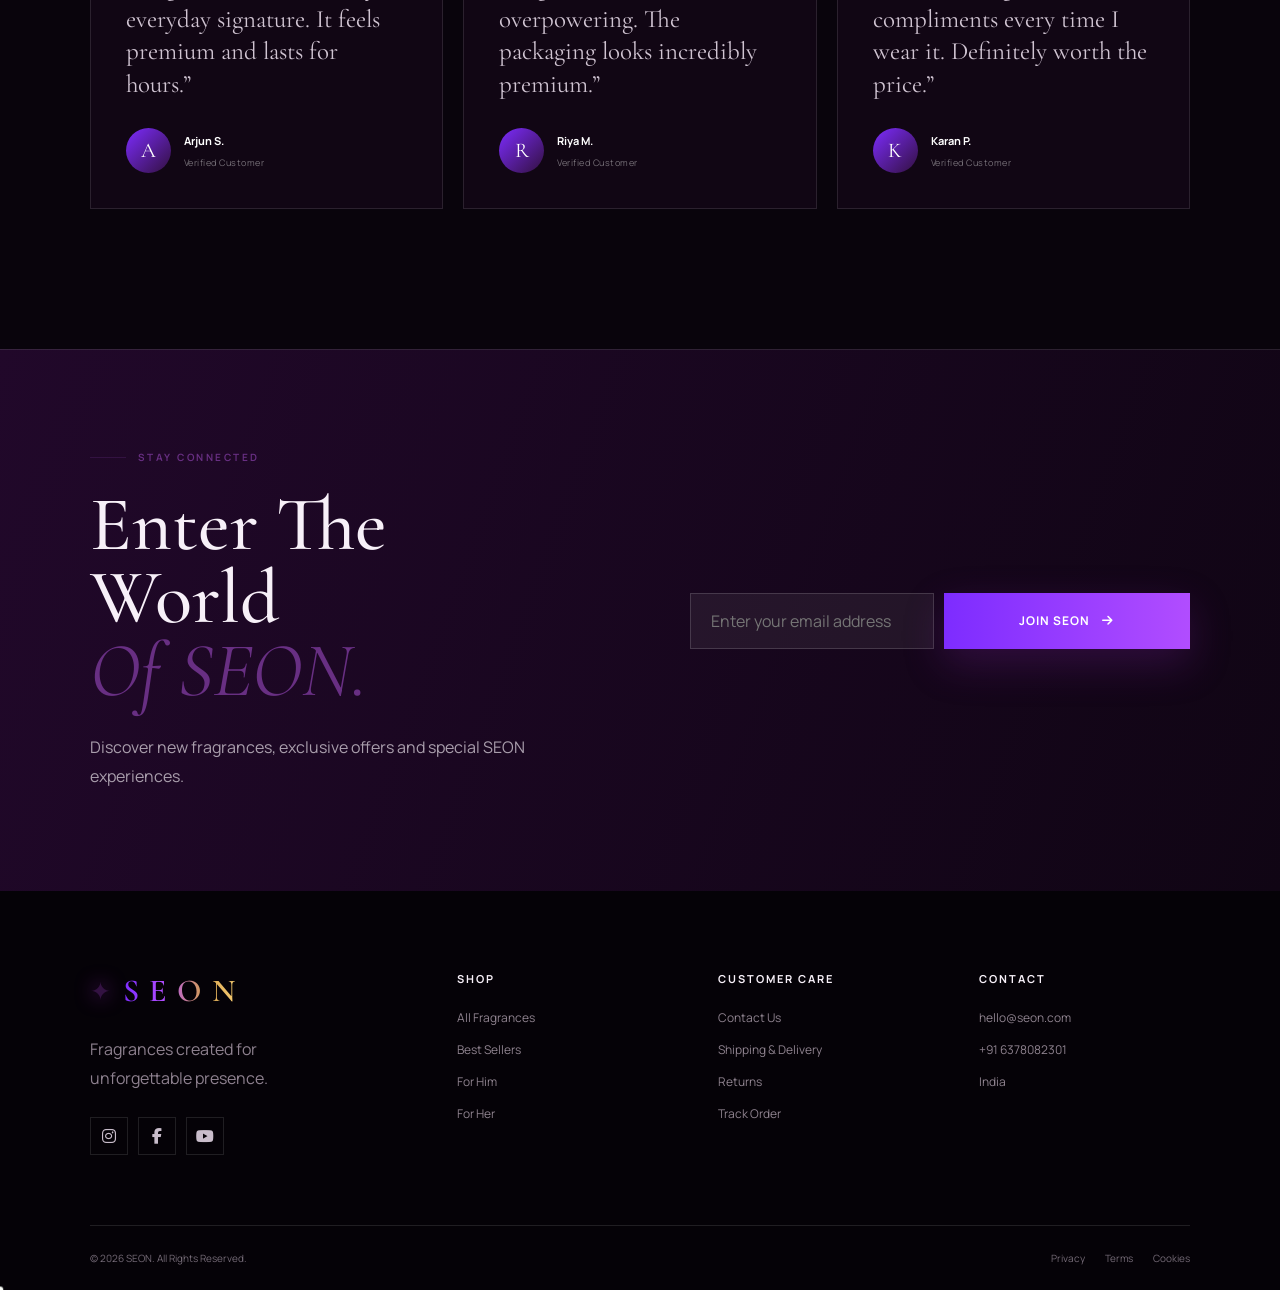
<file: home.html>
<!DOCTYPE html>
<html lang="en">

<head>
    <meta charset="UTF-8">

    <meta
        name="viewport"
        content="width=device-width, initial-scale=1.0"
    >

    <meta
    name="description"
    content="Discover SEON luxury fragrances and perfumes, crafted with distinctive scents for a lasting impression."
>

       <title>SEON — Luxury Fragrances & Perfumes</title>
    <!-- External CSS file -->
    <link rel="stylesheet" href="ghh.css">
    <link rel="stylesheet" href="inner-pages.css">

    <!-- Luxury fonts -->
    <link
        rel="preconnect"
        href="https://fonts.googleapis.com"
    >

    <link
        rel="preconnect"
        href="https://fonts.gstatic.com"
        crossorigin
    >

    <link
        href="https://fonts.googleapis.com/css2?family=Cormorant+Garamond:wght@400;500;600;700&family=Manrope:wght@400;500;600;700&display=swap"
        rel="stylesheet"
    >

    <!-- Icons -->
    <link
        rel="stylesheet"
        href="https://cdnjs.cloudflare.com/ajax/libs/font-awesome/6.6.0/css/all.min.css"
    >

</head>

<body>

    <!-- ========================= -->
    <!-- TOP OFFER BAR -->
    <!-- ========================= -->

    <div class="top-bar">

        <p>
            Complimentary shipping on orders above ₹999
        </p>

        <p>
            <span>✦</span>
            A fragrance made to be remembered
        </p>

    </div>


    <!-- ========================= -->
    <!-- HEADER -->
    <!-- ========================= -->

    <header class="header">

        <nav class="navbar">

            <!-- Logo -->

         <a href="home" class="logo">

    <img src="nn.jpg234.jpeg"
         alt="SEON Logo"
         class="logo-icon">

    <span class="logo-name">
        SEON<sup>™</sup>
    </span>

</a>


            <!-- Navigation -->
   
            <ul class="nav-links">

                <li>
                    <a href="index.html">
                        Home
                    </a>
                </li>

                <li>
                    <a href="collection.html">
                        Collection
                    </a>
                </li>

                <li>
                    <a href="signature.html">
                        Signature
                    </a>
                </li>

                <li>
                    <a href="story.html">
                        Our Story
                    </a>
                </li>

                <li>
                    <a href="reviews.html">
                        Reviews
                    </a>
                </li>

            </ul>


            <!-- Header buttons -->

            <div class="header-actions">

                <button
                    class="header-icon"
                    aria-label="Search"
                >
                    <i class="fa-solid fa-magnifying-glass"></i>
                </button>


        <a href="account.html" class="header-icon" aria-label="Account">
    <i class="fa-regular fa-user"></i>
</a>


                <button
                    class="header-icon cart-icon"
                    aria-label="Shopping bag"
                >

                    <i class="fa-solid fa-bag-shopping"></i>

                    <span>
                        0
                    </span>

                </button>


                <button
                    class="mobile-menu"
                    aria-label="Open menu"
                >

                    <i class="fa-solid fa-bars"></i>

                </button>

            </div>

        </nav>

    </header>


    <!-- ========================= -->
    <!-- MAIN -->
    <!-- ========================= -->

    <main>


        <!-- ========================= -->
        <!-- HERO SECTION -->
        <!-- ========================= -->

        <section
            class="hero"
            id="home"
        >

            <div class="hero-purple-light"></div>

            <div class="hero-purple-light light-two"></div>

            <div class="hero-grid"></div>


            <!-- Left content -->

            <div class="hero-content">

                <p class="eyebrow">

                    <span></span>

                    INTRODUCING SEON MAGNETIC

                </p>


                <h1>

                    A Scent That

                    <em>
                        Stays With You.
                    </em>

                </h1>


                <p class="hero-text">

                    A bold expression of confidence,
                    crafted with captivating notes that
                    turn every entrance into a memory.

                </p>


                <div class="hero-buttons">

                    <a
                        href="signature"
                        class="button-primary"
                    >

                        Discover Magnetic

                        <i class="fa-solid fa-arrow-right"></i>

                    </a>


                    <a
                        href="story"
                        class="button-outline"
                    >

                        Our Story

                    </a>

                </div>


                <div class="hero-information">

                    <div>

                        <strong>
                            50 ML
                        </strong>

                        <span>
                            Eau de Parfum
                        </span>

                    </div>


                    <div>

                        <strong>
                            8–12 HOURS
                        </strong>

                        <span>
                            Long Lasting
                        </span>

                    </div>


                    <div>

                        <strong>
                            PREMIUM
                        </strong>

                        <span>
                            Fragrance Blend
                        </span>

                    </div>

                </div>

            </div>


            <!-- Right perfume area -->

            <div class="hero-visual">

                <div class="large-circle"></div>

                <div class="small-circle"></div>

                <div class="purple-orb"></div>


                <div class="perfume-card">

                    <div class="perfume-top">

                        <span>
                            SEON
                        </span>

                        <span>
                            EAU DE PARFUM
                        </span>

                    </div>


                    <div class="perfume-bottle">

                        <div class="bottle-cap"></div>

                        <div class="bottle-neck"></div>

                        <div class="bottle-body">

                            <span>
                                ✦
                            </span>

                            <strong>
                                SEON
                            </strong>

                            <small>
                                MAGNETIC
                            </small>

                        </div>

                    </div>


                    <div class="perfume-bottom">

                        <span>
                            MAGNETIC
                        </span>

                        <span>
                            50 ML
                        </span>

                    </div>

                </div>


                <p class="vertical-text">

                    IRRESISTIBLE.
                    UNMISTAKABLE.

                </p>

            </div>


            <!-- Bottom scroll -->

            <a
                href="collection"
                class="scroll-text"
            >

                <span>
                    SCROLL TO EXPLORE
                </span>

                <i class="fa-solid fa-arrow-down"></i>

            </a>

        </section>


        <!-- ========================= -->
        <!-- BRAND STRIP -->
        <!-- ========================= -->

        <section class="brand-strip">

            <div>

                <i class="fa-regular fa-clock"></i>

                <span>
                    Long Lasting
                </span>

            </div>


            <div>

                <i class="fa-solid fa-flask"></i>

                <span>
                    Premium Blend
                </span>

            </div>


            <div>

                <i class="fa-regular fa-gem"></i>

                <span>
                    Luxury Packaging
                </span>

            </div>


            <div>

                <i class="fa-solid fa-fingerprint"></i>

                <span>
                    Your Signature
                </span>

            </div>

        </section>


        <!-- ========================= -->
        <!-- INTRO -->
        <!-- ========================= -->

        <section class="intro">

            <p class="section-tag">

                <span></span>

                THE SEON EXPERIENCE

                <span></span>

            </p>


            <h2>

                More Than A Fragrance.

                <em>
                    A Lasting Presence.
                </em>

            </h2>


            <p>

                Every SEON fragrance is created
                to express personality, capture
                attention and leave an unforgettable
                impression.

            </p>

        </section>


        <!-- ========================= -->
        <!-- COLLECTION -->
        <!-- ========================= -->

        <section
            class="collection"
            id="collection"
        >

            <div class="section-heading">

                <div>

                    <p class="section-tag">

                        <span></span>

                        EXPLORE THE COLLECTION

                    </p>


                    <h2>
                        Find Your Signature
                    </h2>

                </div>


                <a href="products">

                    View All Fragrances

                    <i class="fa-solid fa-arrow-right"></i>

                </a>

            </div>


            <div class="collection-grid">


                <article class="collection-card">

                    <div class="card-image image-men">

                        <span>
                            01
                        </span>

                    </div>


                    <div class="card-content">

                        <p>
                            BOLD · CONFIDENT · ICONIC
                        </p>

                        <h3>
                            For Him
                        </h3>

                        <a href="products">

                            Explore

                            <i class="fa-solid fa-arrow-right"></i>

                        </a>

                    </div>

                </article>


                <article class="collection-card">

                    <div class="card-image image-women">

                        <span>
                            02
                        </span>

                    </div>


                    <div class="card-content">

                        <p>
                            ELEGANT · CAPTIVATING · UNIQUE
                        </p>

                        <h3>
                            For Her
                        </h3>

                        <a href="products">

                            Explore

                            <i class="fa-solid fa-arrow-right"></i>

                        </a>

                    </div>

                </article>


                <article class="collection-card">

                    <div class="card-image image-unisex">

                        <span>
                            03
                        </span>

                    </div>


                    <div class="card-content">

                        <p>
                            CREATED WITHOUT LIMITS
                        </p>

                        <h3>
                            Unisex
                        </h3>

                        <a href="products">

                            Explore

                            <i class="fa-solid fa-arrow-right"></i>

                        </a>

                    </div>

                </article>

            </div>

        </section>


        <!-- ========================= -->
        <!-- SIGNATURE PRODUCT -->
        <!-- ========================= -->

        <section
            class="signature"
            id="signature"
        >

            <div class="signature-image">

                <span class="product-number">
                    01
                </span>


                <div class="signature-glow"></div>


                <div class="signature-bottle">

                    <div class="signature-cap"></div>

                    <div class="signature-neck"></div>

                    <div class="signature-body">

                        <span>
                            ✦
                        </span>

                        <strong>
                            SEON
                        </strong>

                        <small>
                            MAGNETIC
                        </small>

                    </div>

                </div>

            </div>


            <div class="signature-content">

                <p class="section-tag">

                    <span></span>

                    SIGNATURE FRAGRANCE

                </p>


                <p class="product-category">

                    EAU DE PARFUM

                </p>


                <h2>

                    SEON

                    <em>
                        MAGNETIC
                    </em>

                </h2>


                <p class="signature-description">

                    An intense composition of fresh
                    citrus, warm spices and deep woody
                    notes. Magnetic is designed for a
                    presence that cannot be ignored.

                </p>

 
                <div class="notes">

                    <div>

                        <span>
                            TOP NOTES
                        </span>

                        <strong>
                            Bergamot · Lemon
                        </strong>

                    </div>


                    <div>

                        <span>
                            HEART NOTES
                        </span>

                        <strong>
                            Lavender · Spice
                        </strong>

                    </div>


                    <div>

                        <span>
                            BASE NOTES
                        </span>

                        <strong>
                            Amber · Musk · Wood
                        </strong>

                    </div>

                </div>


                <div class="price">

                    <strong>
                        ₹399
                    </strong>

                    <del>
                        ₹599
                    </del>

                    <span>
                        33% OFF
                    </span>

                </div>


                <div class="product-buttons">

                    <button class="button-primary">

                        <i class="fa-solid fa-bag-shopping"></i>

                        Add To Bag

                    </button>


                    <button
                        class="heart-button"
                        aria-label="Add to wishlist"
                    >

                        <i class="fa-regular fa-heart"></i>

                    </button>

                </div>

            </div>

        </section>


        <!-- ========================= -->
        <!-- PRODUCTS -->
        <!-- ========================= -->

        <section
            class="products"
            id="products"
        >

            <div class="section-heading">

                <div>

                    <p class="section-tag">

                        <span></span>

                        MOST LOVED

                    </p>


                    <h2>
                        SEON Best Sellers
                    </h2>

                </div>

            </div>


            <div class="product-grid">


                <article class="product-card">

                    <span class="badge">
                        BEST SELLER
                    </span>


                    <button
                        class="product-heart"
                        aria-label="Add to wishlist"
                    >

                        <i class="fa-regular fa-heart"></i>

                    </button>


                    <div class="product-picture">

                        <div class="mini-bottle">

                            <div></div>

                            <span>SEON</span>

                            <small>MAGNETIC</small>

                        </div>

                    </div>


                    <div class="product-details">

                        <p>
                            EAU DE PARFUM
                        </p>

                <h3>
                  <a href="products.html?id=seon-magnetic">
                      SEON Magnetic
                     </a>
                       </h3>

                        <span>
                            Citrus · Spice · Amber
                        </span>


                        <div>

                            <strong>
                                ₹399
                            </strong>

                            <button>

                                <i class="fa-solid fa-plus"></i>

                            </button>

                        </div>

                    </div>

                </article>


                <article class="product-card">

                    <span class="badge purple-badge">
                        NEW
                    </span>


                    <button
                        class="product-heart"
                        aria-label="Add to wishlist"
                    >

                        <i class="fa-regular fa-heart"></i>

                    </button>


                    <div class="product-picture noir-picture">

                        <div class="mini-bottle noir-bottle">

                            <div></div>

                            <span>SEON</span>

                            <small>GENTLE</small>

                        </div>

                    </div>


                    <div class="product-details">

                        <p>
                            EAU DE PARFUM
                        </p>

                        <h3>
                            SEON Gentle
                        </h3>

                        <span>
                            Oud · Leather · Musk
                        </span>


                        <div>

                            <strong>
                                ₹399
                            </strong>

                            <button>

                                <i class="fa-solid fa-plus"></i>

                            </button>

                        </div>

                    </div>

                </article>


                <article class="product-card">

                    <button
                        class="product-heart"
                        aria-label="Add to wishlist"
                    >

                        <i class="fa-regular fa-heart"></i>

                    </button>


                    <div class="product-picture aura-picture">

                        <div class="mini-bottle aura-bottle">

                            <div></div>

                            <span>SEON</span>

                            <small>Aura</small>

                        </div>

                    </div>


                    <div class="product-details">

                        <p>
                            EAU DE PARFUM
                        </p>

                        <h3>
                            SEON Aura
                        </h3>

                        <span>
                            Rose · Vanilla · Musk
                        </span>


                        <div>

                            <strong>
                                ₹399
                            </strong>

                            <button>

                                <i class="fa-solid fa-plus"></i>

                            </button>

                        </div>

                    </div>

                </article>


                <article class="product-card">

                    <span class="badge">   
                        LIMITED
                    </span>


                    <button
                        class="product-heart"
                        aria-label="Add to wishlist"
                    >

                        <i class="fa-regular fa-heart"></i>

                    </button>


                    <div class="product-picture ember-picture">

                        <div class="mini-bottle ember-bottle">

                            <div></div>

                            <span>SEON</span>

                            <small>BLANC</small>

                        </div>

                    </div>


                    <div class="product-details">

                        <p>
                            EAU DE PARFUM
                        </p>

                        <h3>
                            SEON Blanc
                        </h3>

                        <span>
                            Saffron · Cedar · Amber
                        </span>


                        <div>

                            <strong>
                                ₹399
                            </strong>

                            <button>

                                <i class="fa-solid fa-plus"></i>

                            </button>

                        </div>

                    </div>

                </article>

            </div>

        </section>


        <!-- ========================= -->
        <!-- WHY SEON -->
        <!-- ========================= -->

        <section class="why-seon">

            <div class="why-heading">

                <p class="section-tag">

                    <span></span>

                    WHY SEON

                </p>


                <h2>

                    Crafted To Be

                    <em>
                        Remembered.
                    </em>

                </h2>


                <p>

                    Every detail is designed
                    to create a fragrance experience
                    that feels truly unforgettable.

                </p>

            </div>


            <div class="benefits">


                <article>

                    <div>
                        <i class="fa-regular fa-clock"></i>
                    </div>

                    <h3>
                        Long Lasting
                    </h3>

                    <p>
                        Made to stay with you
                        from day to night.
                    </p>

                </article>


                <article>

                    <div>
                        <i class="fa-solid fa-flask"></i>
                    </div>

                    <h3>
                        Premium Blend
                    </h3>

                    <p>
                        Carefully balanced notes
                        with refined character.
                    </p>

                </article>


                <article>

                    <div>
                        <i class="fa-solid fa-fingerprint"></i>
                    </div>

                    <h3>
                        Your Signature
                    </h3>

                    <p>
                        A fragrance that becomes
                        part of your identity.
                    </p>

                </article>


                <article>

                    <div>
                        <i class="fa-regular fa-gem"></i>
                    </div>

                    <h3>
                        Luxury Experience
                    </h3>

                    <p>
                        Premium fragrance and
                        elegant presentation.
                    </p>

                </article>

            </div>

        </section>


        <!-- ========================= -->
        <!-- STORY -->
        <!-- ========================= -->

        <section
            class="story"
            id="story"
        >

            <div class="story-visual">

                <div class="story-circle"></div>

                <div class="story-card">

                    <span>
                        SEON
                    </span>

                    <strong>
                        A SCENT CAN
                        SAY EVERYTHING.
                    </strong>

                    <small>
                        EST. 2026
                    </small>

                </div>

            </div>


            <div class="story-content">

                <p class="section-tag">

                    <span></span>

                    OUR STORY

                </p>


                <h2>

                    Your Presence

                    <em>
                        Has A Scent.
                    </em>

                </h2>


                <p>

                    SEON was created with one
                    belief: a fragrance should be
                    more than something you wear.

                </p>


                <p>

                    It should express personality,
                    create a memory and remain
                    long after you leave the room.

                </p>


                <a
                    href="contact"
                    class="button-outline"
                >

                    Discover SEON

                    <i class="fa-solid fa-arrow-right"></i>

                </a>

            </div>

        </section>


        <!-- ========================= -->
        <!-- REVIEWS -->
        <!-- ========================= -->

        <section
            class="reviews"
            id="reviews"
        >

            <p class="section-tag center">

                <span></span>

                THE SEON COMMUNITY

                <span></span>

            </p>


            <h2>

                Loved By Those

                <em>
                    Who Wear It.
                </em>

            </h2>


            <div class="review-grid">


                <article>

                    <div class="stars">

                        ★ ★ ★ ★ ★

                    </div>


                    <p>

                        “Magnetic has become my
                        everyday signature. It feels
                        premium and lasts for hours.”

                    </p>


                    <div class="review-person">

                        <span>
                            A
                        </span>

                        <div>

                            <strong>
                                Arjun S.
                            </strong>

                            <small>
                                Verified Customer
                            </small>

                        </div>

                    </div>

                </article>


                <article>

                    <div class="stars">

                        ★ ★ ★ ★ ★

                    </div>


                    <p>

                        “Elegant, bold and never
                        overpowering. The packaging
                        looks incredibly premium.”

                    </p>


                    <div class="review-person">

                        <span>
                            R
                        </span>

                        <div>

                            <strong>
                                Riya M.
                            </strong>

                            <small>
                                Verified Customer
                            </small>

                        </div>

                    </div>

                </article>


                <article>

                    <div class="stars">

                        ★ ★ ★ ★ ★

                    </div>


                    <p>

                        “SEON Noir gets compliments
                        every time I wear it.
                        Definitely worth the price.”

                    </p>


                    <div class="review-person">

                        <span>
                            K
                        </span>

                        <div>

                            <strong>
                                Karan P.
                            </strong>

                            <small>
                                Verified Customer
                            </small>

                        </div>

                    </div>

                </article>

            </div>

        </section>


        <!-- ========================= -->
        <!-- NEWSLETTER -->
        <!-- ========================= -->

        <section class="newsletter">

            <div>

                <p class="section-tag">

                    <span></span>

                    STAY CONNECTED

                </p>


                <h2>

                    Enter The World

                    <em>
                        Of SEON.
                    </em>

                </h2>


                <p>

                    Discover new fragrances,
                    exclusive offers and
                    special SEON experiences.

                </p>

            </div>


            <form>

                <input
                    type="email"
                    placeholder="Enter your email address"
                >


                <button
                    type="submit"
                    class="button-primary"
                >

                    Join SEON

                    <i class="fa-solid fa-arrow-right"></i>

                </button>

            </form>

        </section>

    </main>


    <!-- ========================= -->
    <!-- FOOTER -->
    <!-- ========================= -->

    <footer id="contact.html">

        <div class="footer-main">


            <div class="footer-brand">

                <a href="home" class="logo">

                    <span class="logo-symbol">
                        ✦
                    </span>

                    <span class="logo-name">
                        SEON
                    </span>

                </a>


                <p>

                    Fragrances created for
                    unforgettable presence.

                </p>


                <div class="socials">

                    <a href="#">
                        <i class="fa-brands fa-instagram"></i>
                    </a>

                    <a href="#">
                        <i class="fa-brands fa-facebook-f"></i>
                    </a>

                    <a href="#">
                        <i class="fa-brands fa-youtube"></i>
                    </a>

                </div>

            </div>


            <div class="footer-column">

                <h3>
                    Shop
                </h3>

                <a href="products">
                    All Fragrances
                </a>

                <a href="products">
                    Best Sellers
                </a>

                <a href="collection">
                    For Him
                </a>

                <a href="collection">
                    For Her
                </a>

            </div>


            <div class="footer-column">

                <h3>
                    Customer Care
                </h3>

                <a href="#">
                    Contact Us
                </a>

                <a href="#">
                    Shipping & Delivery
                </a>

                <a href="#">
                    Returns
                </a>

                <a href="#">
                    Track Order
                </a>

            </div>


            <div class="footer-column">

                <h3>
                    Contact
                </h3>

                <p>
                    hello@seon.com
                </p>

                <p>
                    +91 6378082301
                </p>

                <p>
                    India
                </p>

            </div>

        </div>


        <div class="footer-bottom">

            <p>
                © 2026 SEON. All Rights Reserved.
            </p>
      

            <div>    

                <a href="#">
                    Privacy
                </a>                                                 

                <a href="#">
                    Terms
                </a>

                <a href="#">
                    Cookies
                </a>

            </div>

        </div>

    </footer>
    <script src="ghh.js"></script>

</body>

</html>
</file>
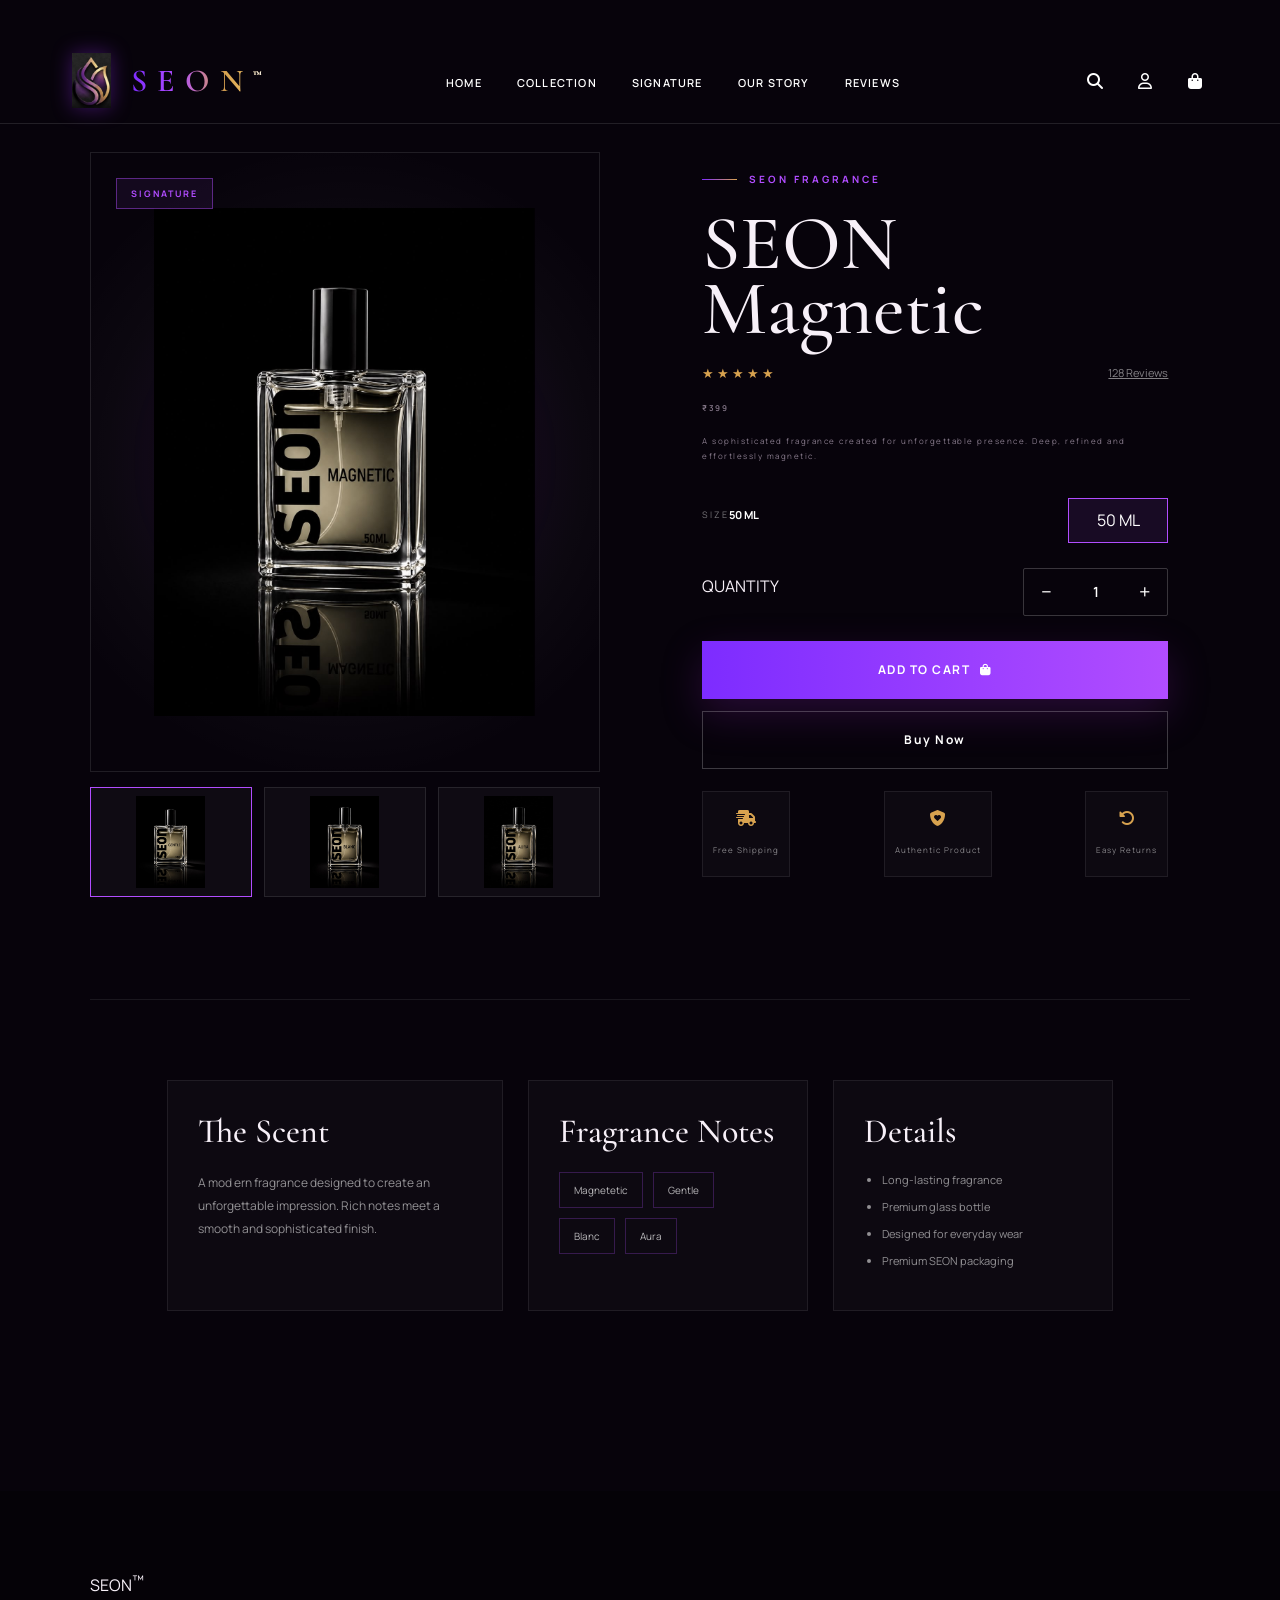
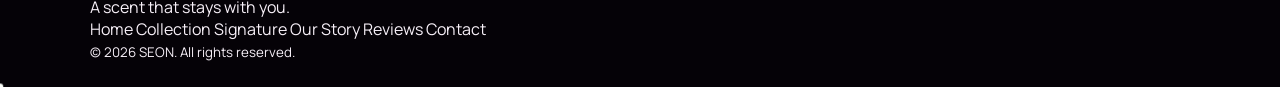
<file: Product.html>
<!DOCTYPE html>
<html lang="en">

<head>

    <meta charset="UTF-8">

    <meta
        name="viewport"
        content="width=device-width, initial-scale=1.0"
    >

    <title>SEON Magnetic — Luxury Perfume | SEON</title>
    <meta
    name="description"
    content="Discover SEON Magnetic, a premium luxury perfume crafted with a sophisticated blend for an unforgettable presence."
>


    <!-- Google Fonts -->

    <link
        href="https://fonts.googleapis.com/css2?family=Cormorant+Garamond:wght@400;500;600;700&family=Manrope:wght@300;400;500;600;700&display=swap"
        rel="stylesheet"
    >


    <!-- Font Awesome -->

    <link
        rel="stylesheet"
        href="https://cdnjs.cloudflare.com/ajax/libs/font-awesome/6.5.2/css/all.min.css"
    >


    <!-- CSS -->

    <link
        rel="stylesheet"
        href="ghh.css"
    >

    <link
        rel="stylesheet"
        href="inner-pages.css"
    >

</head>


<body>


    <!-- =========================
         HEADER
    ========================== -->

    <header class="header">

        <nav class="navbar">


            <a
                href="ghh.html"
                class="logo"
            >

                <img
                    src="nn.jpg.jpeg"
                    alt="SEON Logo"
                    class="logo-icon"
                >

                <span class="logo-name">
                    SEON<sup>™</sup>
                </span>

            </a>


            <ul class="nav-links">

                <li>
                    <a href="ghh.html">
                        Home
                    </a>
                </li>

                <li>
                    <a href="collection.html">
                        Collection
                    </a>
                </li>

                <li>
                    <a href="signature.html">
                        Signature
                    </a>
                </li>

                <li>
                    <a href="story.html">
                        Our Story
                    </a>
                </li>

                <li>
                    <a href="reviews.html">
                        Reviews
                    </a>
                </li>

            </ul>


            <div class="header-actions">

                <button
                    class="header-icon"
                    aria-label="Search"
                >
                    <i class="fa-solid fa-magnifying-glass"></i>
                </button>

                <a
                    href="account.html"
                    class="header-icon"
                    aria-label="Account"
                >
                    <i class="fa-regular fa-user"></i>
                </a>

                <a
                    href="cart.html"
                    class="header-icon"
                    aria-label="Cart"
                >
                    <i class="fa-solid fa-bag-shopping"></i>
                </a>

            </div>

        </nav>

    </header>



    <!-- =========================
         PRODUCT PAGE
    ========================== -->

    <main>

        <section class="product-page">

            <div class="product-container">


                <!-- PRODUCT IMAGE -->

                <div class="product-gallery">

                    <div class="product-main-image">

                        <span class="product-badge">
                            SIGNATURE
                        </span>

               <img 
                       id="productImage" 
                       src="nh.jpg2.jpeg" 
                       alt="SEON Magnetic luxury perfume bottle"

              >

                    </div>


                    <div class="product-thumbnails">

                        <button
                            class="product-thumb active"
                            type="button"
                        >

                            <img
                                src="nh.jpg3.jpeg"
                                alt="SEON Magnetic perfume front view"
                            >

                        </button>


                        <button
                            class="product-thumb"
                            type="button"
                        >

                            <img
                                src="nh.jpg.jpeg"
                                alt="SEON Magnetic perfume bottle view"
                            >

                        </button>


                        <button
                            class="product-thumb"
                            type="button"
                        >

                            <img
                                src="nh.jpg7.jpeg"
                                alt="SEON Magnetic perfume detail view"
                            >

                        </button>

                    </div>

                </div>



                <!-- PRODUCT DETAILS -->

                <div class="product-details">


                    <p class="section-tag">

                        <span></span>

                        SEON FRAGRANCE

                    </p>


                    <h1 id="productName">

                        SEON Magnetic

                    </h1>


                    <div class="product-rating">

                        <span>
                            ★★★★★
                        </span>

                        <a href="reviews.html">
                            128 Reviews
                        </a>

                    </div>


                    <p
                        class="product-price"
                        id="productPrice"
                    >
                        ₹399
                    </p>


                    <p
                        class="product-description"
                        id="productDescription"
                    >

                        A sophisticated fragrance created
                        for unforgettable presence.

                        Deep, refined and effortlessly
                        magnetic.

                    </p>



                    <!-- SIZE -->

                    <div class="product-option">

                        <div class="option-heading">

                            <span>
                                SIZE
                            </span>

                            <strong>
                                50 ML
                            </strong>

                        </div>


                        <div class="size-options">

                            <button
                                type="button"
                                class="size-option active"
                            >
                                50 ML
                            </button>

                

                        </div>

                    </div>



                    <!-- QUANTITY -->

                    <div class="product-option">

                        <div class="option-heading">

                            <span>
                            </span>
                            QUANTITY

                        </div>


                        <div class="quantity-control">

                            <button
                                type="button"
                                id="decreaseQuantity"
                            >
                                −
                            </button>

                            <span id="productQuantity">
                                1
                            </span>

                            <button
                                type="button"
                                id="increaseQuantity"
                            >
                                +
                            </button>

                        </div>

                    </div>



                    <!-- ADD TO CART -->

                    <button
                        type="button"
                        class="button-primary product-add-cart"
                        id="addToCart"
                    >
                        Add To Cart

                        <i class="fa-solid fa-bag-shopping"></i>

                    </button>


                    <!-- BUY NOW -->

                    <button
                        type="button"
                        class="product-buy-now"
                        id="buyNow"
                    >

                        Buy Now

                    </button>



                    <!-- PRODUCT BENEFITS -->

                    <div class="product-benefits">


                        <div>

                            <i class="fa-solid fa-truck-fast"></i>

                            <span>
                                Free Shipping
                            </span>

                        </div>


                        <div>

                            <i class="fa-solid fa-shield-heart"></i>

                            <span>
                                Authentic Product
                            </span>

                        </div>


                        <div>

                            <i class="fa-solid fa-rotate-left"></i>

                            <span>
                                Easy Returns
                            </span>

                        </div>

                    </div>

                </div>

            </div>



            <!-- =========================
                 PRODUCT INFORMATION
            ========================== -->

            <section class="product-information">

                <div class="product-info-block">

                    <h2>
                        The Scent
                    </h2>

                    <p>

                        A mod ern fragrance designed to
                        create an unforgettable impression.

                        Rich notes meet a smooth and
                        sophisticated finish.

                    </p>

                </div>


                <div class="product-info-block">

                    <h2>
                        Fragrance Notes
                    </h2>

                    <div class="fragrance-notes">

                        <span>
                            Magnetetic
                        </span>

                        <span>
                            Gentle
                        </span>

                        <span>
                            Blanc
                        </span>

                        <span>
                            Aura
                        </span>

                    </div>

                </div>


                <div class="product-info-block">

                    <h2>
                        Details
                    </h2>

                    <ul>

                        <li>
                            Long-lasting fragrance
                        </li>

                        <li>
                            Premium glass bottle
                        </li>

                        <li>
                            Designed for everyday wear
                        </li>

                        <li>
                            Premium SEON packaging
                        </li>

                    </ul>

                </div>

            </section>

        </section>

    </main>



    <!-- =========================
         FOOTER
    ========================== -->

    <footer class="footer">

        <div class="footer-logo">
            SEON<sup>™</sup>
        </div>

        <p>
            A scent that stays with you.
        </p>


        <div class="footer-links">

            <a href="ghh.html">
                Home
            </a>

            <a href="collection.html">
                Collection
            </a>

            <a href="signature.html">
                Signature
            </a>

            <a href="story.html">
                Our Story
            </a>

            <a href="reviews.html">
                Reviews
            </a>

            <a href="contact.html">
                Contact
            </a>

        </div>


        <small>
            © 2026 SEON. All rights reserved.
        </small>

    </footer>


    <script src="ghh.js"></script>

</body>

</html>
</file>
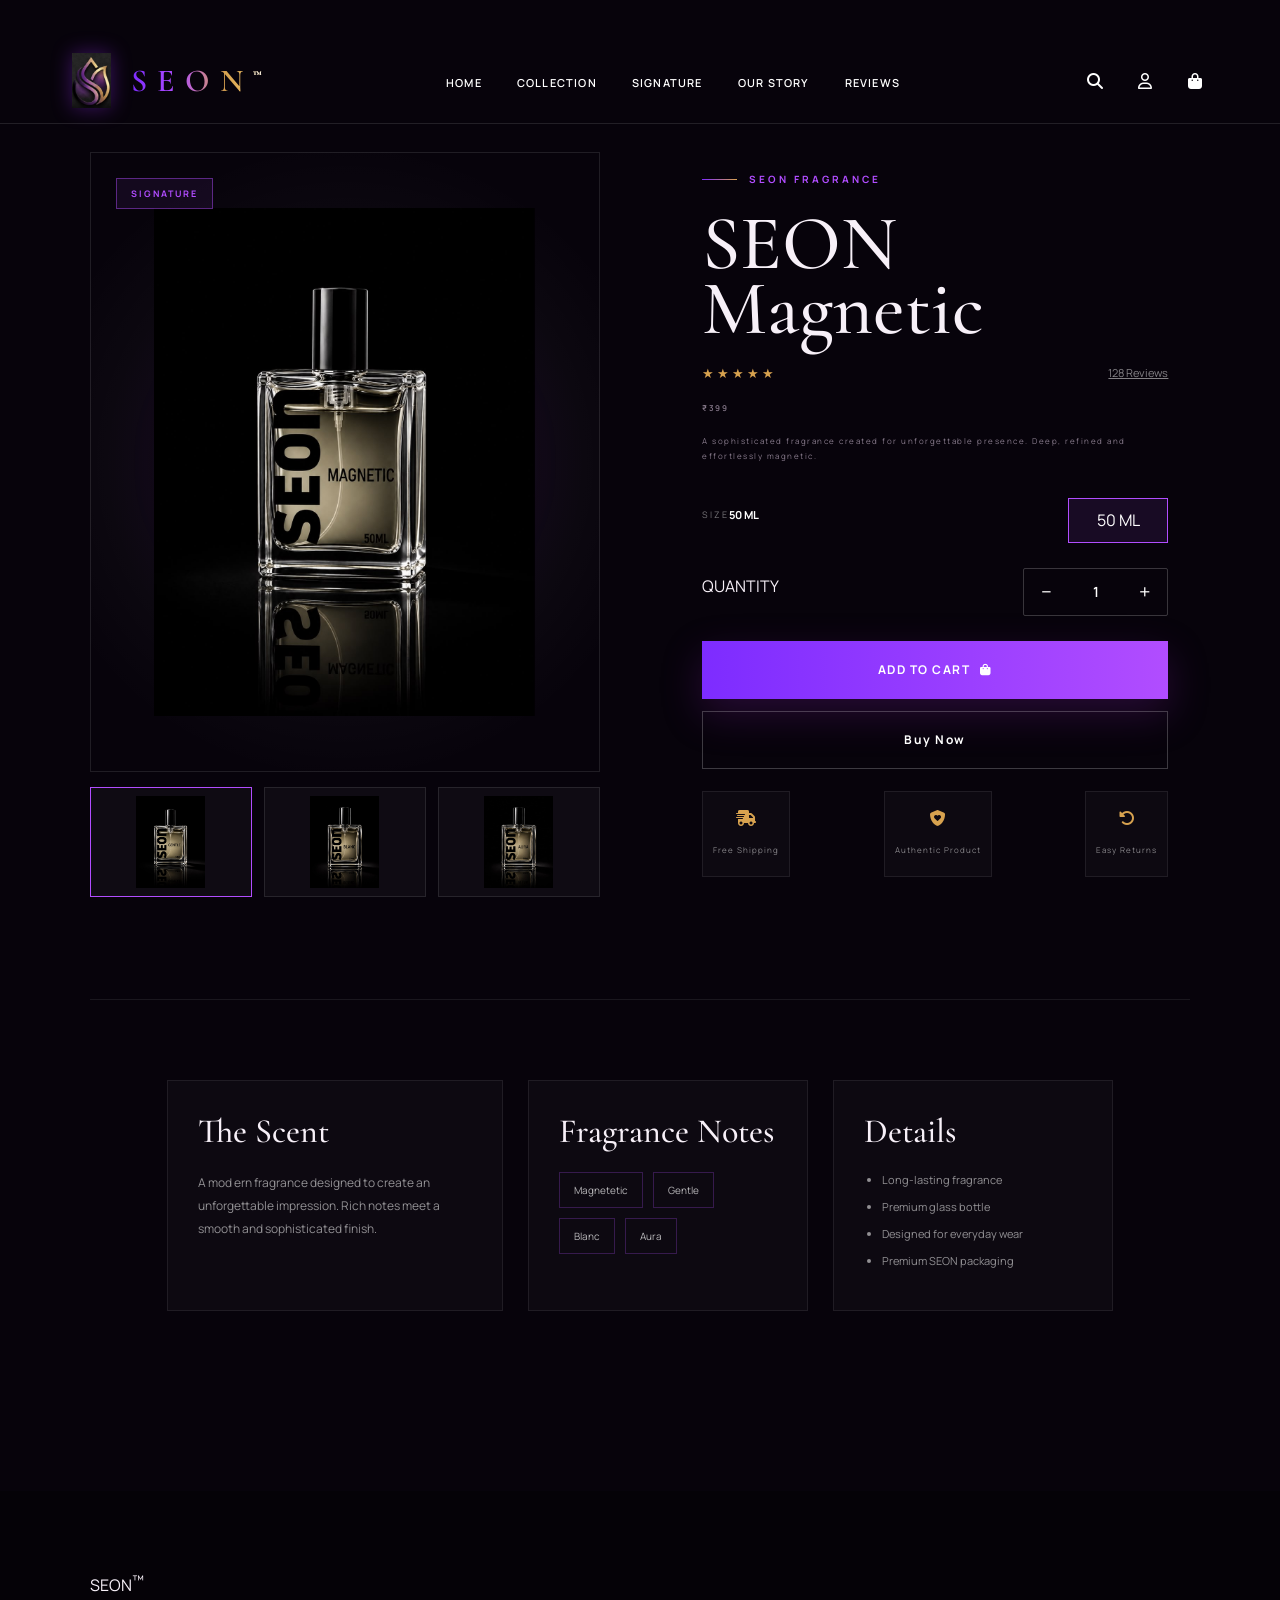
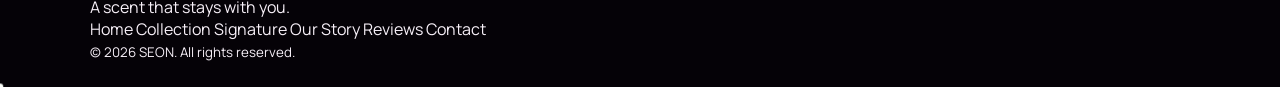
<file: product.html>
<!DOCTYPE html>
<html lang="en">

<head>

    <meta charset="UTF-8">

    <meta
        name="viewport"
        content="width=device-width, initial-scale=1.0"
    >

    <title>SEON Magnetic — Luxury Perfume | SEON</title>
    <meta
    name="description"
    content="Discover SEON Magnetic, a premium luxury perfume crafted with a sophisticated blend for an unforgettable presence."
>


    <!-- Google Fonts -->

    <link
        href="https://fonts.googleapis.com/css2?family=Cormorant+Garamond:wght@400;500;600;700&family=Manrope:wght@300;400;500;600;700&display=swap"
        rel="stylesheet"
    >


    <!-- Font Awesome -->

    <link
        rel="stylesheet"
        href="https://cdnjs.cloudflare.com/ajax/libs/font-awesome/6.5.2/css/all.min.css"
    >


    <!-- CSS -->

    <link
        rel="stylesheet"
        href="ghh.css"
    >

    <link
        rel="stylesheet"
        href="inner-pages.css"
    >

</head>


<body>


    <!-- =========================
         HEADER
    ========================== -->

    <header class="header">

        <nav class="navbar">


            <a
                href="index.html"
                class="logo"
            >

                <img
                    src="nn.jpg.jpeg"
                    alt="SEON Logo"
                    class="logo-icon"
                >

                <span class="logo-name">
                    SEON<sup>™</sup>
                </span>

            </a>


            <ul class="nav-links">

                <li>
                    <a href="index.html">
                        Home
                    </a>
                </li>

                <li>
                    <a href="collection.html">
                        Collection
                    </a>
                </li>

                <li>
                    <a href="signature.html">
                        Signature
                    </a>
                </li>

                <li>
                    <a href="story.html">
                        Our Story
                    </a>
                </li>

                <li>
                    <a href="reviews.html">
                        Reviews
                    </a>
                </li>

            </ul>


            <div class="header-actions">

                <button
                    class="header-icon"
                    aria-label="Search"
                >
                    <i class="fa-solid fa-magnifying-glass"></i>
                </button>

                <a
                    href="account.html"
                    class="header-icon"
                    aria-label="Account"
                >
                    <i class="fa-regular fa-user"></i>
                </a>

                <a
                    href="cart.html"
                    class="header-icon"
                    aria-label="Cart"
                >
                    <i class="fa-solid fa-bag-shopping"></i>
                </a>

            </div>

        </nav>

    </header>



    <!-- =========================
         PRODUCT PAGE
    ========================== -->

    <main>

        <section class="product-page">

            <div class="product-container">


                <!-- PRODUCT IMAGE -->

                <div class="product-gallery">

                    <div class="product-main-image">

                        <span class="product-badge">
                            SIGNATURE
                        </span>

               <img 
                       id="productImage" 
                       src="nh.jpg2.jpeg" 
                       alt="SEON Magnetic luxury perfume bottle"

              >

                    </div>


                    <div class="product-thumbnails">

                        <button
                            class="product-thumb active"
                            type="button"
                        >

                            <img
                                src="nh.jpg3.jpeg"
                                alt="SEON Magnetic perfume front view"
                            >

                        </button>


                        <button
                            class="product-thumb"
                            type="button"
                        >

                            <img
                                src="nh.jpg.jpeg"
                                alt="SEON Magnetic perfume bottle view"
                            >

                        </button>


                        <button
                            class="product-thumb"
                            type="button"
                        >

                            <img
                                src="nh.jpg7.jpeg"
                                alt="SEON Magnetic perfume detail view"
                            >

                        </button>

                    </div>

                </div>



                <!-- PRODUCT DETAILS -->

                <div class="product-details">


                    <p class="section-tag">

                        <span></span>

                        SEON FRAGRANCE

                    </p>


                    <h1 id="productName">

                        SEON Magnetic

                    </h1>


                    <div class="product-rating">

                        <span>
                            ★★★★★
                        </span>

                        <a href="reviews.html">
                            128 Reviews
                        </a>

                    </div>


                    <p
                        class="product-price"
                        id="productPrice"
                    >
                        ₹399
                    </p>


                    <p
                        class="product-description"
                        id="productDescription"
                    >

                        A sophisticated fragrance created
                        for unforgettable presence.

                        Deep, refined and effortlessly
                        magnetic.

                    </p>



                    <!-- SIZE -->

                    <div class="product-option">

                        <div class="option-heading">

                            <span>
                                SIZE
                            </span>

                            <strong>
                                50 ML
                            </strong>

                        </div>


                        <div class="size-options">

                            <button
                                type="button"
                                class="size-option active"
                            >
                                50 ML
                            </button>

                

                        </div>

                    </div>



                    <!-- QUANTITY -->

                    <div class="product-option">

                        <div class="option-heading">

                            <span>
                            </span>
                            QUANTITY

                        </div>


                        <div class="quantity-control">

                            <button
                                type="button"
                                id="decreaseQuantity"
                            >
                                −
                            </button>

                            <span id="productQuantity">
                                1
                            </span>

                            <button
                                type="button"
                                id="increaseQuantity"
                            >
                                +
                            </button>

                        </div>

                    </div>



                    <!-- ADD TO CART -->

                    <button
                        type="button"
                        class="button-primary product-add-cart"
                        id="addToCart"
                    >
                        Add To Cart

                        <i class="fa-solid fa-bag-shopping"></i>

                    </button>


                    <!-- BUY NOW -->

                    <button
                        type="button"
                        class="product-buy-now"
                        id="buyNow"
                    >

                        Buy Now

                    </button>



                    <!-- PRODUCT BENEFITS -->

                    <div class="product-benefits">


                        <div>

                            <i class="fa-solid fa-truck-fast"></i>

                            <span>
                                Free Shipping
                            </span>

                        </div>


                        <div>

                            <i class="fa-solid fa-shield-heart"></i>

                            <span>
                                Authentic Product
                            </span>

                        </div>


                        <div>

                            <i class="fa-solid fa-rotate-left"></i>

                            <span>
                                Easy Returns
                            </span>

                        </div>

                    </div>

                </div>

            </div>



            <!-- =========================
                 PRODUCT INFORMATION
            ========================== -->

            <section class="product-information">

                <div class="product-info-block">

                    <h2>
                        The Scent
                    </h2>

                    <p>

                        A mod ern fragrance designed to
                        create an unforgettable impression.

                        Rich notes meet a smooth and
                        sophisticated finish.

                    </p>

                </div>


                <div class="product-info-block">

                    <h2>
                        Fragrance Notes
                    </h2>

                    <div class="fragrance-notes">

                        <span>
                            Magnetetic
                        </span>

                        <span>
                            Gentle
                        </span>

                        <span>
                            Blanc
                        </span>

                        <span>
                            Aura
                        </span>

                    </div>

                </div>


                <div class="product-info-block">

                    <h2>
                        Details
                    </h2>

                    <ul>

                        <li>
                            Long-lasting fragrance
                        </li>

                        <li>
                            Premium glass bottle
                        </li>

                        <li>
                            Designed for everyday wear
                        </li>

                        <li>
                            Premium SEON packaging
                        </li>

                    </ul>

                </div>

            </section>

        </section>

    </main>



    <!-- =========================
         FOOTER
    ========================== -->

    <footer class="footer">

        <div class="footer-logo">
            SEON<sup>™</sup>
        </div>

        <p>
            A scent that stays with you.
        </p>


        <div class="footer-links">

            <a href="index.html">
                Home
            </a>

            <a href="collection.html">
                Collection
            </a>

            <a href="signature.html">
                Signature
            </a>

            <a href="story.html">
                Our Story
            </a>

            <a href="reviews.html">
                Reviews
            </a>

            <a href="contact.html">
                Contact
            </a>

        </div>


        <small>
            © 2026 SEON. All rights reserved.
        </small>

    </footer>


    <script src="ghh.js"></script>

</body>

</html>
</file>
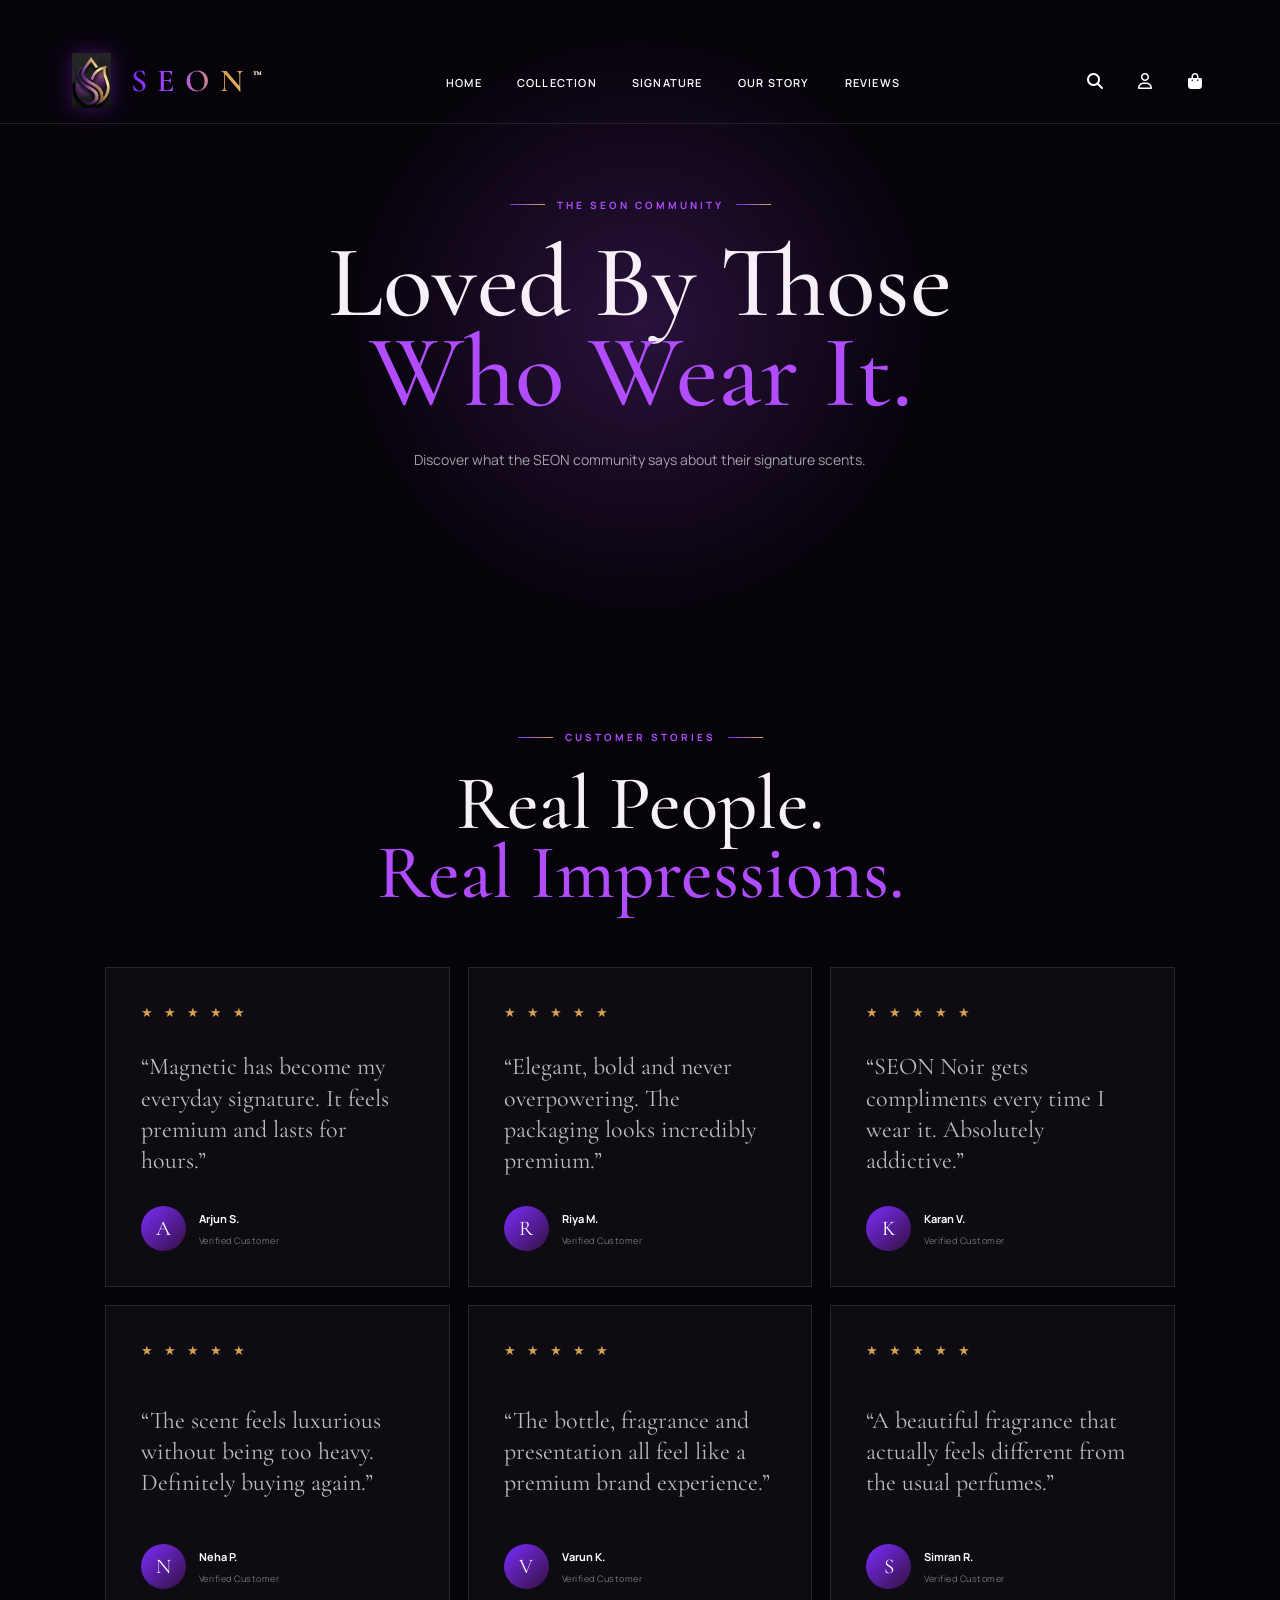
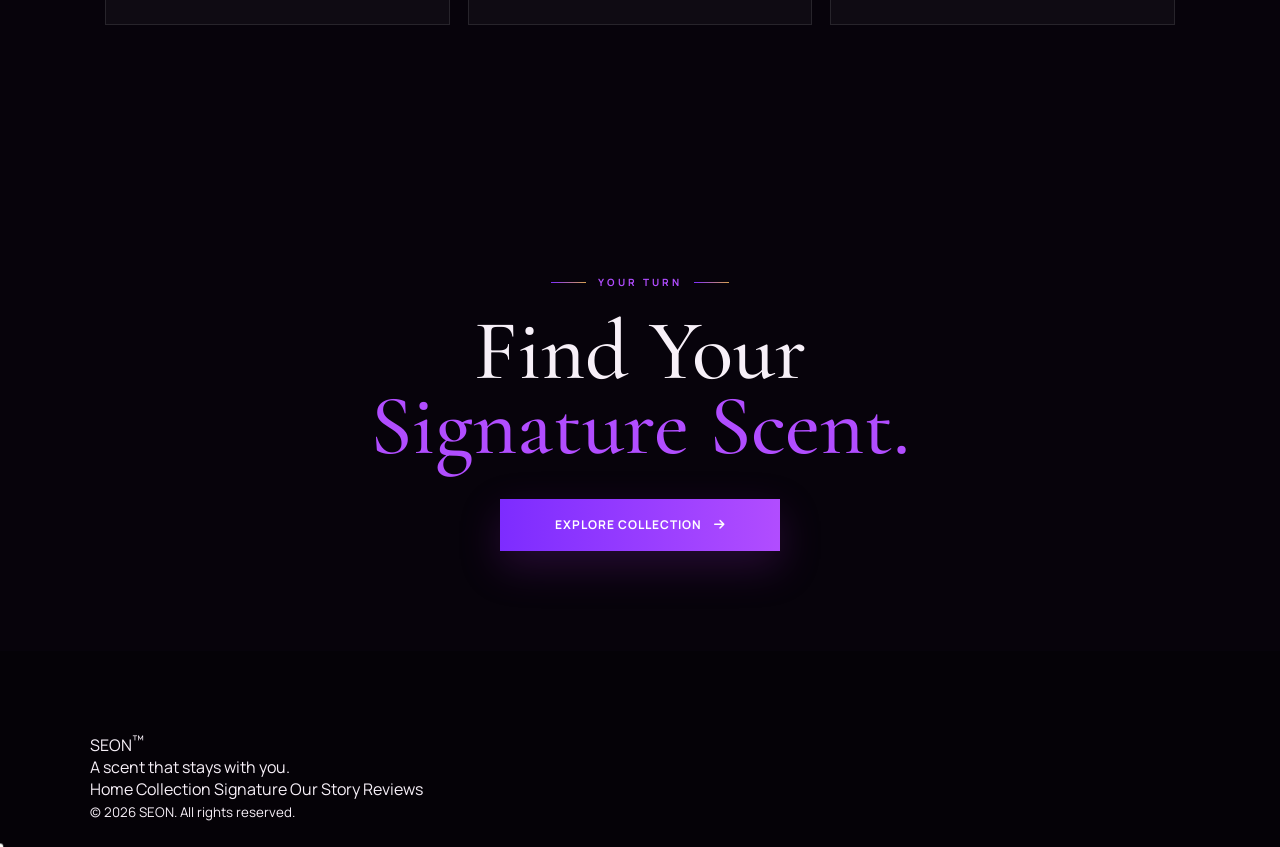
<file: reviews.html>
<!DOCTYPE html>
<html lang="en">

<head>

    <meta charset="UTF-8">

    <meta
        name="viewport"
        content="width=device-width, initial-scale=1.0"
    >

    <title>Reviews | SEON</title>

      <link
    rel="canonical"
    href="https://namhaasnani-10052006.github.io/second--project./reviews.html"
>

    <!-- Google Fonts -->

    <link
        href="https://fonts.googleapis.com/css2?family=Cormorant+Garamond:wght@400;500;600;700&family=Manrope:wght@300;400;500;600;700&display=swap"
        rel="stylesheet"
    >


    <!-- Font Awesome -->

    <link
        rel="stylesheet"
        href="https://cdnjs.cloudflare.com/ajax/libs/font-awesome/6.5.2/css/all.min.css"
    >


    <!-- Main CSS -->

    <link
        rel="stylesheet"
        href="ghh.css"
    >


    <!-- Inner Pages CSS -->

    <link
        rel="stylesheet"
        href="inner-pages.css"
    >

</head>


<body>


    <!-- ========================= -->
    <!-- HEADER -->
    <!-- ========================= -->

    <header class="header">

        <nav class="navbar">


            <!-- LOGO -->

            <a
                href="ghh.html"
                class="logo"
            >

                <img
                    src="nn.jpg.jpeg"
                    alt="SEON Logo"
                    class="logo-icon"
                >

                <span class="logo-name">
                    SEON<sup>™</sup>
                </span>

            </a>



            <!-- NAVIGATION -->

            <ul class="nav-links">

                <li>
                    <a href="ghh.html">
                        Home
                    </a>
                </li>


                <li>
                    <a href="collection.html">
                        Collection
                    </a>
                </li>


                <li>
                    <a href="signature.html">
                        Signature
                    </a>
                </li>


                <li>
                    <a href="story.html">
                        Our Story
                    </a>
                </li>


                <li>
                    <a
                        href="reviews.html"
                        class="active"
                    >
                        Reviews
                    </a>
                </li>

            </ul>



            <!-- HEADER ACTIONS -->

            <div class="header-actions">

                <button
                    class="header-icon"
                    aria-label="Search"
                >
                    <i class="fa-solid fa-magnifying-glass"></i>
                </button>


                <a href="account.html" class="header-icon" aria-label="Account">
    <i class="fa-regular fa-user"></i>
</a>


                <a
                    href="cart.html"
                    class="header-icon"
                    aria-label="Cart"
                >
                    <i class="fa-solid fa-bag-shopping"></i>
                </a>

            </div>

        </nav>

    </header>



    <!-- ========================= -->
    <!-- REVIEWS HERO -->
    <!-- ========================= -->

    <main>

        <section class="inner-page-hero reviews-page">

            <div class="inner-page-content">

                <p class="section-tag">

                    <span></span>

                    THE SEON COMMUNITY

                    <span></span>

                </p>


                <h1>

                    Loved By Those

                    <em>
                        Who Wear It.
                    </em>

                </h1>


                <p class="inner-page-description">

                    Discover what the SEON community
                    says about their signature scents.

                </p>

            </div>

        </section>



        <!-- ========================= -->
        <!-- REVIEW GRID -->
        <!-- ========================= -->

        <section class="reviews-inner">

            <p class="section-tag center">

                <span></span>

                CUSTOMER STORIES

                <span></span>

            </p>


            <h2>

                Real People.

                <em>
                    Real Impressions.
                </em>

            </h2>



            <div class="review-grid-inner">


                <!-- REVIEW 1 -->

                <article class="review-card">

                    <div class="review-stars">

                        ★ ★ ★ ★ ★

                    </div>


                    <p>

                        “Magnetic has become my
                        everyday signature. It feels
                        premium and lasts for hours.”

                    </p>


                    <div class="review-person">

                        <span>
                            A
                        </span>

                        <div>

                            <strong>
                                Arjun S.
                            </strong>

                            <small>
                                Verified Customer
                            </small>

                        </div>

                    </div>

                </article>



                <!-- REVIEW 2 -->

                <article class="review-card">

                    <div class="review-stars">

                        ★ ★ ★ ★ ★

                    </div>


                    <p>

                        “Elegant, bold and never
                        overpowering. The packaging
                        looks incredibly premium.”

                    </p>


                    <div class="review-person">

                        <span>
                            R
                        </span>

                        <div>

                            <strong>
                                Riya M.
                            </strong>

                            <small>
                                Verified Customer
                            </small>

                        </div>

                    </div>

                </article>



                <!-- REVIEW 3 -->

                <article class="review-card">

                    <div class="review-stars">

                        ★ ★ ★ ★ ★

                    </div>


                    <p>

                        “SEON Noir gets compliments
                        every time I wear it.
                        Absolutely addictive.”

                    </p>


                    <div class="review-person">

                        <span>
                            K
                        </span>

                        <div>

                            <strong>
                                Karan V.
                            </strong>

                            <small>
                                Verified Customer
                            </small>

                        </div>

                    </div>

                </article>



                <!-- REVIEW 4 -->

                <article class="review-card">

                    <div class="review-stars">

                        ★ ★ ★ ★ ★

                    </div>


                    <p>

                        “The scent feels luxurious
                        without being too heavy.
                        Definitely buying again.”

                    </p>


                    <div class="review-person">

                        <span>
                            N
                        </span>

                        <div>

                            <strong>
                                Neha P.
                            </strong>

                            <small>
                                Verified Customer
                            </small>

                        </div>

                    </div>

                </article>



                <!-- REVIEW 5 -->

                <article class="review-card">

                    <div class="review-stars">

                        ★ ★ ★ ★ ★

                    </div>


                    <p>

                        “The bottle, fragrance and
                        presentation all feel like
                        a premium brand experience.”

                    </p>


                    <div class="review-person">

                        <span>
                            V
                        </span>

                        <div>

                            <strong>
                                Varun K.
                            </strong>

                            <small>
                                Verified Customer
                            </small>

                        </div>

                    </div>

                </article>



                <!-- REVIEW 6 -->

                <article class="review-card">

                    <div class="review-stars">

                        ★ ★ ★ ★ ★

                    </div>


                    <p>

                        “A beautiful fragrance that
                        actually feels different from
                        the usual perfumes.”

                    </p>


                    <div class="review-person">

                        <span>
                            S
                        </span>

                        <div>

                            <strong>
                                Simran R.
                            </strong>

                            <small>
                                Verified Customer
                            </small>

                        </div>

                    </div>

                </article>

            </div>

        </section>



        <!-- ========================= -->
        <!-- REVIEW CTA -->
        <!-- ========================= -->

        <section class="inner-page-cta">

            <p class="section-tag center">

                <span></span>

                YOUR TURN

                <span></span>

            </p>


            <h2>

                Find Your

                <em>
                    Signature Scent.
                </em>

            </h2>


            <a
                href="collection.html"
                class="button-primary"
            >

                Explore Collection

                <i class="fa-solid fa-arrow-right"></i>

            </a>

        </section>

    </main>



    <!-- ========================= -->
    <!-- FOOTER -->
    <!-- ========================= -->

    <footer class="footer">

        <div class="footer-logo">
            SEON<sup>™</sup>
        </div>

        <p>
            A scent that stays with you.
        </p>


        <div class="footer-links">

            <a href="ghh.html">
                Home
            </a>

            <a href="collection.html">
                Collection
            </a>

            <a href="signature.html">
                Signature
            </a>

            <a href="story.html">
                Our Story
            </a>

            <a href="reviews.html">
                Reviews
            </a>

        </div>


        <small>
            © 2026 SEON. All rights reserved.
        </small>

    </footer>


    <!-- FRONTEND JS -->

    <script src="ghh.js"></script>

</body>

</html>
</file>
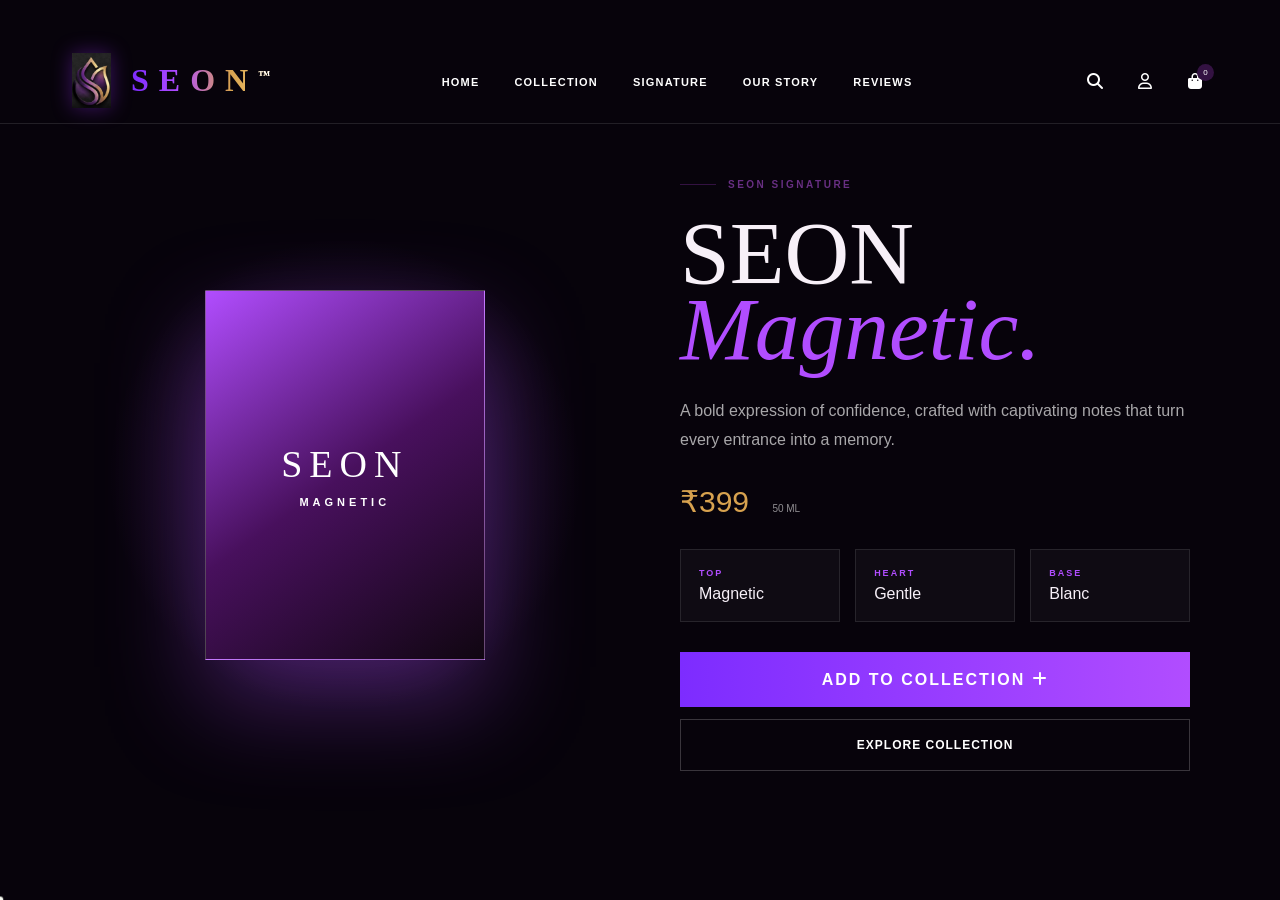
<file: signature.html>
<!DOCTYPE html>
<html lang="en">

<head>

    <meta charset="UTF-8">

    <meta
        name="viewport"
        content="width=device-width, initial-scale=1.0"
    >

    <title>SEON — Magnetic</title>

    <link
        rel="stylesheet"
        href="ghh.css"
    >

    <link
        rel="stylesheet"
        href="inner-pages.css"
    >

    <link
        rel="stylesheet"
        href="https://cdnjs.cloudflare.com/ajax/libs/font-awesome/6.5.2/css/all.min.css"
    >
      <link
    rel="canonical"
    href="https://namhaasnani-10052006.github.io/second--project./signature.html"
>

</head>


<body>

<header class="header">

    <nav class="navbar">

        <a
            href="index.html"
            class="logo"
        >

            <img
                src="nn.jpg.jpeg"
                alt="SEON"
                class="logo-icon"
            >

            <span class="logo-name">
                SEON<sup>™</sup>
            </span>

        </a>


        <ul class="nav-links">

            <li>
                <a href="index.html">
                    Home
                </a>
            </li>

            <li>
                <a href="collection.html">
                    Collection
                </a>
            </li>

            <li>
                <a href="signature.html">
                    Signature
                </a>
            </li>

            <li>
                <a href="story.html">
                    Our Story
                </a>
            </li>

            <li>
                <a href="reviews.html">
                    Reviews
                </a>
            </li>

        </ul>


        <div class="header-actions">

              <button
                    class="header-icon"
                    aria-label="Search"
                >
                    <i class="fa-solid fa-magnifying-glass"></i>
                </button>


    <a href="account.html" class="header-icon" aria-label="Account">
    <i class="fa-regular fa-user"></i>
</a>


                <button
                    class="header-icon cart-icon"
                >

                    <i class="fa-solid fa-bag-shopping"></i>

                    <span>0</span>

                </button>

        </div>

    </nav>

</header>


<main class="signature-page">

    <section class="signature-product">

        <div class="signature-visual">

            <div class="signature-bottle">

                <span>SEON</span>

                <strong>
                    MAGNETIC
                </strong>

            </div>

        </div>


        <div class="signature-info">

            <p class="section-tag">

                <span></span>

                SEON SIGNATURE

            </p>


            <h1>

                SEON
                <em>
                    Magnetic.
                </em>

            </h1>


            <p class="signature-description">

                A bold expression of confidence,
                crafted with captivating notes
                that turn every entrance into
                a memory.

            </p>


            <div class="signature-price">

                ₹399

                <small>
                    50 ML
                </small>

            </div>


            <div class="signature-notes">

                <div>
                    <strong>
                        TOP
                    </strong>

                    Magnetic
                </div>

                <div>
                    <strong>
                        HEART
                    </strong>

                    Gentle
                </div>

                <div>
                    <strong>
                        BASE
                    </strong>

                    Blanc
                </div>

            </div>


            <button
                class="signature-add"
                type="button"
            >

                ADD TO COLLECTION

                <i
                    class="fa-solid fa-plus"
                ></i>

            </button>


            <a
                href="collection.html"
                class="button-outline"
            >
                Explore Collection
            </a>

        </div>

    </section>

</main>


<script src="ghh.js"></script>

</body>

</html>
</file>
<file: ghh.css>
/* ===================================== */
/* GOOGLE FONT + BASIC RESET */
/* ===================================== */

* {
    margin: 0;
    padding: 0;
    box-sizing: border-box;
}


html {
    scroll-behavior: smooth;
}


body {
    background:
        #07030b;

    color:  
        #f7f0f8;

    font-family:
        "Manrope",
        sans-serif;

    overflow-x:
        hidden;
}


a {
    color:
        inherit;

    text-decoration:
        none;
}


button,
input {
    font:
        inherit;
}


button {
    border:
        none;

    cursor:
        pointer;
}


/* ===================================== */
/* COLOR VARIABLES */
/* ===================================== */

:root {

    --background:
        #07030b;

    --dark:
        #0d0613;

    --dark-purple:
        #19071f;

    --purple:
        #7c239d;

    --bright-purple:
        #331242;

    --light-purple:
        #682f83;

    --gold:
        #c9a25d;

    --white:
        #f8f2f8;

    --gray:
        #a99eac;

    --line:
        rgba(
            255,
            255,
            255,
            0.11
        );

}


/* ===================================== */
/* REUSABLE BUTTONS */
/* ===================================== */

.button-primary {

    display:
        inline-flex;

    align-items:
        center;

    justify-content:
        center;

    gap:
        12px;

    min-height:
        55px;

    padding:
        0 28px;

    background:
        linear-gradient(
            135deg,
            #9c35c5,
            #5f167b
        );

    color:
        white;

    border:
        1px solid
        rgba(
            255,
            255,
            255,
            0.18
        );

    font-size:
        12px;

    font-weight:
        700;

    letter-spacing:
        1.5px;

    text-transform:
        uppercase;

    transition:
        0.35s;

    box-shadow:
        0 15px 40px
        rgba(
            134,
            35,
            177,
            0.25
        );

}


.button-primary:hover {

    transform:
        translateY(-4px);

    box-shadow:
        0 20px 50px
        rgba(
            181,
            70,
            237,
            0.45
        );

}


.button-outline {

    display:
        inline-flex;

    align-items:
        center;

    justify-content:
        center;

    gap:
        10px;

    min-height:
        55px;

    padding:
        0 28px;

    color:
        var(--white);

    border:
        1px solid
        rgba(
            255,
            255,
            255,
            0.25
        );

    font-size:
        12px;

    font-weight:
        700;

    letter-spacing:
        1.5px;

    text-transform:
        uppercase;

    transition:
        0.35s;

}


.button-outline:hover {

    background:
        rgba(
            255,
            255,
            255,
            0.08
        );

    border-color:
        var(--bright-purple);

}


/* ===================================== */
/* TOP BAR */
/* ===================================== */

.top-bar {

    min-height:
        38px;

    padding:
        9px 5%;

    display:
        flex;

    justify-content:
        space-between;

    align-items:
        center;

    background:
        #120518;

    border-bottom:
        1px solid
        var(--line);

    color:
        #c8b9cb;

    font-size:
        10px;

    letter-spacing:
        1px;

    text-transform:
        uppercase;

}


.top-bar span {

    color:
        var(--bright-purple);

    margin-right:
        6px;

}


/* ===================================== */
/* HEADER */
/* ===================================== */

.header {

    position:
        absolute;

    z-index:
        100;

    top:
        38px;

    left:
        0;

    width:
        100%;

}


.navbar {

    width:
        100%;

    min-height:
        86px;

    padding:
        0 5%;

    display:
        flex;

    align-items:
        center;

    justify-content:
        space-between;

    border-bottom:
        1px solid
        var(--line);

}


/*========================
      SEON LOGO
=========================*/

.logo{
    display:flex;
    align-items:center;
    gap:12px;
    text-decoration:none;
}

.logo-icon{
    width:55px;
    height:55px;
    object-fit:contain;
    transition:0.4s ease;
    filter:drop-shadow(0 0 10px rgba(138,43,226,.4));
}

.logo:hover .logo-icon{
    transform:scale(1.08) rotate(-5deg);
}

.logo-name{
    font-size:2.1rem;
    font-family:'Cinzel', serif;
    font-weight:700;
    letter-spacing:3px;
    background:linear-gradient(90deg,#7d2cff,#b14dff,#d7a24f,#ffd77a);
    -webkit-background-clip:text;
    -webkit-text-fill-color:transparent;
}

.logo-name sup{
    font-size:12px;
    -webkit-text-fill-color:#fff;
}

.logo-symbol {

    color:
        var(--bright-purple);

    font-size:
        25px;

    text-shadow:
        0 0 20px
        var(--purple);

}


.logo-name {

    font-family:
        "Cormorant Garamond",
        serif;

    font-size:
        32px;

    font-weight:
        600;

    letter-spacing:
        10px;

}

.nav-links {

    display:
        flex;

    align-items:
        center;

    gap:
        35px;

    list-style:
        none;

}


.nav-links a {

    position:
        relative;

    color:
        white;

    font-size:
        11px;

    font-weight:
        600;

    letter-spacing:
        1.2px;

    text-transform:
        uppercase;

    transition:
        0.3s;

}


.nav-links a::after {

    content:
        "";

    position:
        absolute;

    left:
        0;

    bottom:
        -9px;

    width:
        0;

    height:
        1px;

    background:
        var(--bright-purple);

    transition:
        0.3s;

}


.nav-links a:hover {

    color:
        rgba(199, 195, 147, 0.829);

}
   

.nav-links a:hover::after {

    width:
        100%;

}


.header-actions {

    display:
        flex;

    align-items:
        center;

    gap:
        8px;

}


.header-icon,
.mobile-menu {

    width:
        42px;

    height:
        42px;

    display:
        grid;

    place-items:
        center;

    background:
        transparent;

    color:
        white;

    border:
        1px solid
        transparent;

    transition:
        0.3s;

}


.header-icon:hover {

    border-color:
        rgba(
            255,
            255,
            255,
            0.2
        );

    color:
        var(--light-purple);

}


.cart-icon {

    position:
        relative;

}


.cart-icon span {

    position:
        absolute;

    top:
        3px;

    right:
        1px;

    width:
        17px;

    height:
        17px;

    display:
        grid;

    place-items:
        center;

    border-radius:
        50%;

    background:
        var(--bright-purple);

    font-size:
        8px;

}


.mobile-menu {

    display:
        none;

}


/* ===================================== */
/* HERO */
/* ===================================== */

.hero {

    position:
        relative;

    min-height:
        820px;

    padding:
        160px 7% 80px;

    display:
        grid;

    grid-template-columns:
        1fr 1fr;

    align-items:
        center;

    overflow:
        hidden;

    background:
        radial-gradient(
            circle at 78% 45%,
            rgba(
                117,
                26,
                153,
                0.3
            ),
            transparent 34%
        ),
        linear-gradient(
            120deg,
            #07030b,
            #100414 55%,
            #18071e
        );

}


.hero-grid {

    position:
        absolute;

    inset:
        0;

    opacity:
        0.16;

    background-image:
        linear-gradient(
            rgba(
                255,
                255,
                255,
                0.06
            ) 1px,
            transparent 1px
        ),
        linear-gradient(
            90deg,
            rgba(
                255,
                255,
                255,
                0.06
            ) 1px,
            transparent 1px
        );

    background-size:
        70px 70px;

    pointer-events:
        none;

}


.hero-purple-light {

    position:
        absolute;

    width:
        500px;

    height:
        500px;

    top:
        -260px;

    right:
        8%;

    border-radius:
        50%;

    background:
        #7f1ba8;

    filter:
        blur(170px);

    opacity:
        0.28;

}


.light-two {

    width:
        350px;

    height:
        350px;

    top:
        auto;

    bottom:
        -240px;

    left:
        -100px;

    opacity:
        0.15;

}


.hero-content {

    position:
        relative;

    z-index:
        2;

    max-width:
        650px;

}


.eyebrow,
.section-tag {

    display:
        flex;

    align-items:
        center;

    gap:
        12px;

    color:
        var(--light-purple);

    font-size:
        10px;

    font-weight:
        650;

    letter-spacing:
        2.5px;

    text-transform:
        uppercase;

}


.eyebrow span,
.section-tag span {

    width:
        36px;

    height:
        1px;

    background:
        var(--bright-purple);

}


.hero h1 {

    margin:
        26px 0;

    font-family:
        "Cormorant Garamond",
        serif;

    font-size:
        clamp(
            64px,
            7vw,
            112px
        );

    line-height:
        0.88;

    font-weight:
        500;

}


.hero h1 em,
.intro h2 em,
.signature h2 em,
.why-heading h2 em,
.story h2 em,
.reviews h2 em,
.newsletter h2 em {

    display:
        block;

    color:
        var(--light-purple);

    font-weight:
        400;

}


.hero-text {

    max-width:
        500px;

    color:
        #bdb0c0;

    font-size:
        16px;

    line-height:
        1.9;

}


.hero-buttons {

    display:
        flex;

    flex-wrap:
        wrap;

    gap:
        15px;

    margin-top:
        35px;

}


.hero-information {

    display:
        flex;

    gap:
        42px;

    margin-top:
        65px;

}


.hero-information div {

    display:
        flex;

    flex-direction:
        column;

    gap:
        8px;

}


.hero-information strong {

    color:
        white;

    font-size:
        11px;

    letter-spacing:
        1.5px;

}


.hero-information span {

    color:
        #8f8492;

    font-size:
        10px;

}


/* HERO VISUAL */

.hero-visual {

    position:
        relative;

    z-index:
        2;

    min-height:
        600px;

    display:
        grid;

    place-items:
        center;

}


.large-circle {

    position:
        absolute;

    width:
        530px;

    height:
        530px;

    border:
        1px solid
        rgba(
            202,
            114,
            241,
            0.2
        );

    border-radius:
        50%;

}


.small-circle {

    position:
        absolute;

    width:
        400px;

    height:
        400px;

    border:
        1px solid
        rgba(
            202,
            114,
            241,
            0.15
        );

    border-radius:
        50%;

}


.purple-orb {

    position:
        absolute;

    width:
        250px;

    height:
        250px;

    border-radius:
        50%;

    background:
        rgb(180, 20, 180);

    filter:
        blur(100px);

    opacity:
        0.45;

}


.perfume-card {

    position:
        relative;

    z-index:
        3;

    width:
        min(
            390px,
            80%
        );

    height:
        510px;

    padding:
        24px;

    display:
        flex;

    flex-direction:
        column;

    justify-content:
        space-between;

    background:
        linear-gradient(
            145deg,
            rgba(
                255,
                255,
                255,
                0.1
            ),
            rgba(
                255,
                255,
                255,
                0.02
            )
        );

    border:
        1px solid
        rgba(
            255,
            255,
            255,
            0.2
        );

    box-shadow:
        0 40px 90px
        rgba(
            0,
            0,
            0,
            0.55
        );

    backdrop-filter:
        blur(12px);

}


.perfume-top,
.perfume-bottom {

    display:
        flex;

    justify-content:
        space-between;

    color:
        #d8cadc;

    font-size:
        9px;

    letter-spacing:
        2px;

}


.perfume-bottle {

    position:
        relative;

    height:
        380px;

    display:
        flex;

    flex-direction:
        column;

    align-items:
        center;

    justify-content:
        flex-end;

}


.bottle-cap {

    width:
        100px;

    height:
        58px;

    border-radius:
        7px 7px 2px 2px;

    background:
        linear-gradient(
            90deg,
            #2d1137,
            #9a39c1,
            #2a0b34
        );

    box-shadow:
        0 0 30px
        rgba(
            188,
            74,
            235,
            0.45
        );

}


.bottle-neck {

    width:
        65px;

    height:
        42px;

    background:
        linear-gradient(
            90deg,
            #3d144a,
            #7d289c,
            #2b0d35
        );

}


.bottle-body {

    width:
        235px;

    height:
        255px;

    display:
        flex;

    flex-direction:
        column;

    align-items:
        center;

    justify-content:
        center;

    border-radius:
        18px 18px 30px 30px;

    background:
        linear-gradient(
            145deg,
            #1c0725,
            #6d1d87 50%,
            #17051e
        );

    border:
        1px solid
        rgba(
            236,
            171,
            255,
            0.32
        );

    box-shadow:
        inset 15px 0 40px
        rgba(
            255,
            255,
            255,
            0.07
        ),
        0 30px 50px
        rgba(
            0,
            0,
            0,
            0.5
        );

}


.bottle-body span {

    color:
        #efc8ff;

    font-size:
        25px;

}


.bottle-body strong {

    margin-top:
        18px;

    font-family:
        "Cormorant Garamond",
        serif;

    font-size:
        43px;

    letter-spacing:
        8px;

}


.bottle-body small {

    margin-top:
        8px;

    color:
        #e3b8f4;

    font-size:
        9px;

    letter-spacing:
        5px;

}


.vertical-text {

    position:
        absolute;

    right:
        -30px;

    top:
        50%;

    transform:
        rotate(
            90deg
        );

    color:
        rgba(
            255,
            255,
            255,
            0.28
        );

    font-size:
        9px;

    letter-spacing:
        5px;

}


.scroll-text {

    position:
        absolute;

    z-index:
        3;

    left:
        7%;

    bottom:
        30px;

    display:
        flex;

    align-items:
        center;

    gap:
        14px;

    color:
        #9d909f;

    font-size:
        9px;

    letter-spacing:
        2px;

}


/* ===================================== */
/* BRAND STRIP */
/* ===================================== */

.brand-strip {

    min-height:
        100px;

    padding:
        20px 7%;

    display:
        grid;

    grid-template-columns:
        repeat(
            4,
            1fr
        );

    background:
        #100514;

    border-top:
        1px solid
        var(--line);

    border-bottom:
        1px solid
        var(--line);

}


.brand-strip div {

    display:
        flex;

    justify-content:
        center;

    align-items:
        center;

    gap:
        14px;

    color:
        #cbbdce;

    font-size:
        11px;

    letter-spacing:
        1.5px;

    text-transform:
        uppercase;

    border-right:
        1px solid
        var(--line);

}


.brand-strip div:last-child {

    border:
        none;

}


.brand-strip i {

    color:
        var(--bright-purple);

    font-size:
        18px;

}


/* ===================================== */
/* INTRO */
/* ===================================== */

.intro {

    max-width:
        900px;

    margin:
        auto;

    padding:
        160px 25px;

    text-align:
        center;

}


.section-tag {

    margin-bottom:
        25px;

}


.intro .section-tag,
.center {

    justify-content:
        center;

}


.intro h2,
.why-heading h2,
.story h2,
.reviews h2,
.newsletter h2 {

    font-family:
        "Cormorant Garamond",
        serif;

    font-size:
        clamp(
            52px,
            6vw,
            86px
        );

    line-height:
        0.95;

    font-weight:
        500;

}


.intro > p:last-child {

    max-width:
        620px;

    margin:
        35px auto 0;

    color:
        var(--gray);

    line-height:
        2;

}


/* ===================================== */
/* COLLECTION */
/* ===================================== */

.collection,
.products {

    padding:
        110px 7%;

    background:
        #0b040e;

}


.section-heading {

    margin-bottom:
        55px;

    display:
        flex;

    align-items:
        end;

    justify-content:
        space-between;

}


.section-heading h2 {

    margin-top:
        15px;

    font-family:
        "Cormorant Garamond",
        serif;

    font-size:
        60px;

    font-weight:
        500;

}


.section-heading > a {

    padding-bottom:
        8px;

    color:
        var(--light-purple);

    font-size:
        11px;

    letter-spacing:
        1px;

}


.collection-grid {

    display:
        grid;

    grid-template-columns:
        repeat(
            3,
            1fr
        );

    gap:
        22px;

}


.collection-card {

    overflow:
        hidden;

    background:
        #130617;

    border:
        1px solid
        var(--line);

    transition:
        0.4s;

}


.collection-card:hover {

    transform:
        translateY(-8px);

    border-color:
        rgba(
            193,
            94,
            235,
            0.5
        );

}


.card-image {

    position:
        relative;

    height:
        430px;

    overflow:
        hidden;

}


.card-image::before {

    content:
        "";

    position:
        absolute;

    inset:
        0;

    background:
        linear-gradient(
            to top,
            rgba(
                6,
                2,
                9,
                0.9
            ),
            transparent
        );

}


.card-image span {

    position:
        absolute;

    top:
        20px;

    right:
        20px;

    color:
        rgba(
            255,
            255,
            255,
            0.4
        );

    font-family:
        "Cormorant Garamond",
        serif;

    font-size:
        45px;

}


.image-men {

    background:
        radial-gradient(
            circle at 50% 45%,
            #74308f,
            #130617 65%
        );

}


.image-women {

    background:
        radial-gradient(
            circle at 50% 45%,
            #a451a8,
            #21071e 65%
        );

}


.image-unisex {

    background:
        radial-gradient(
            circle at 50% 45%,
            #543778,
            #0d0613 65%
        );

}


.card-content {

    padding:
        28px;

}


.card-content p {

    color:
        #9d8da2;

    font-size:
        9px;

    letter-spacing:
        1.5px;

}


.card-content h3 {

    margin:
        12px 0 18px;

    font-family:
        "Cormorant Garamond",
        serif;

    font-size:
        42px;

    font-weight:
        500;

}


.card-content a {

    color:
        var(--light-purple);

    font-size:
        10px;

    letter-spacing:
        1.5px;

    text-transform:
        uppercase;

}


/* ===================================== */
/* SIGNATURE */
/* ===================================== */

.signature {

    min-height:
        850px;

    padding:
        120px 7%;

    display:
        grid;

    grid-template-columns:
        1fr 1fr;

    align-items:
        center;

    gap:
        100px;

    background:
        radial-gradient(
            circle at 25% 50%,
            rgba(
                120,
                29,
                154,
                0.24
            ),
            transparent 35%
        ),
        #08030b;

}


.signature-image {

    position:
        relative;

    min-height:
        600px;

    display:
        grid;

    place-items:
        center;

    background:
        linear-gradient(
            145deg,
            #16061d,
            #08030b
        );

    border:
        1px solid
        var(--line);

}


.product-number {

    position:
        absolute;

    top:
        25px;

    left:
        28px;

    color:
        rgba(
            255,
            255,
            255,
            0.35
        );

    font-family:
        "Cormorant Garamond",
        serif;

    font-size:
        55px;

}


.signature-glow {

    position:
        absolute;

    width:
        300px;

    height:
        300px;

    border-radius:
        50%;

    background:
        #8d2bb7;

    filter:
        blur(110px);

    opacity:
        0.4;

}


.signature-bottle {

    position:
        relative;

    z-index:
        2;

    display:
        flex;

    flex-direction:
        column;

    align-items:
        center;

}


.signature-cap {

    width:
        130px;

    height:
        65px;

    background:
        linear-gradient(
            90deg,
            #28102f,
            #a33bcb,
            #24102d
        );

}


.signature-neck {

    width:
        80px;

    height:
        50px;

    background:
        #65207d;

}


.signature-body {

    width:
        290px;

    height:
        340px;

    display:
        flex;

    flex-direction:
        column;

    align-items:
        center;

    justify-content:
        center;

    border-radius:
        20px 20px 35px 35px;

    background:
        linear-gradient(
            135deg,
            #19051f,
            #762292,
            #140419
        );

    border:
        1px solid
        rgba(
            240,
            185,
            255,
            0.35
        );

    box-shadow:
        inset 20px 0 50px
        rgba(
            255,
            255,
            255,
            0.08
        ),
        0 40px 80px
        rgba(
            0,
            0,
            0,
            0.6
        );

}


.signature-body span {

    color:
        var(--light-purple);

    font-size:
        30px;

}


.signature-body strong {

    margin-top:
        20px;

    font-family:
        "Cormorant Garamond",
        serif;

    font-size:
        50px;

    letter-spacing:
        9px;

}


.signature-body small {

    margin-top:
        10px;

    color:
        #edc9fa;

    font-size:
        10px;

    letter-spacing:
        6px;

}


.product-category {

    margin:
        30px 0 10px;

    color:
        var(--bright-purple);

    font-size:
        10px;

    letter-spacing:
        3px;

}


.signature h2 {

    font-family:
        "Cormorant Garamond",
        serif;

    font-size:
        80px;

    line-height:
        0.85;

    font-weight:
        500;

}


.signature-description {

    max-width:
        570px;

    margin:
        30px 0;

    color:
        var(--gray);

    line-height:
        1.9;

}


.notes {

    border-top:
        1px solid
        var(--line);

}


.notes div {

    padding:
        16px 0;

    display:
        flex;

    justify-content:
        space-between;

    border-bottom:
        1px solid
        var(--line);

}


.notes span {

    color:
        #8f8193;

    font-size:
        9px;

    letter-spacing:
        1.5px;

}


.notes strong {

    color:
        #ddd2df;

    font-size:
        11px;

    font-weight:
        500;

}


.price {

    margin:
        28px 0;

    display:
        flex;

    align-items:
        center;

    gap:
        15px;

}


.price strong {

    font-size:
        24px;

}


.price del {

    color:
        #817484;

}


.price span {

    padding:
        5px 9px;

    background:
        rgba(
            165,
            54,
            204,
            0.18
        );

    color:
        var(--light-purple);

    font-size:
        9px;

}


.product-buttons {

    display:
        flex;

    gap:
        12px;

}


.heart-button {

    width:
        55px;

    height:
        55px;

    background:
        transparent;

    color:
        white;

    border:
        1px solid
        rgba(
            255,
            255,
            255,
            0.25
        );

}


/* ===================================== */
/* PRODUCTS */
/* ===================================== */

.products {

    background:
        #0d0511;

}


.product-grid {

    display:
        grid;

    grid-template-columns:
        repeat(
            4,
            1fr
        );

    gap:
        18px;

}


.product-card {

    position:
        relative;

    overflow:
        hidden;

    background:
        #120616;

    border:
        1px solid
        var(--line);

    transition:
        0.35s;

}


.product-card:hover {

    transform:
        translateY(-7px);

    border-color:
        rgba(
            190,
            86,
            229,
            0.45
        );

}


.badge {

    position:
        absolute;

    z-index:
        2;

    top:
        15px;

    left:
        15px;

    padding:
        6px 8px;

    background:
        var(--gold);

    color:
        #140c08;

    font-size:
        8px;

    font-weight:
        800;

    letter-spacing:
        1px;

}


.purple-badge {

    background:
        var(--bright-purple);

    color:
        white;

}


.product-heart {

    position:
        absolute;

    z-index:
        2;

    top:
        13px;

    right:
        13px;

    width:
        36px;

    height:
        36px;

    background:
        rgba(
            0,
            0,
            0,
            0.3
        );

    color:
        white;

}


.product-picture {

    height:
        300px;

    display:
        grid;

    place-items:
        center;

    background:
        radial-gradient(
            circle,
            #70258d,
            #130618 68%
        );

}


.noir-picture {

    background:
        radial-gradient(
            circle,
            #44314e,
            #09060c 68%
        );

}


.aura-picture {

    background:
        radial-gradient(
            circle,
            #9b4c92,
            #1a071a 68%
        );

}


.ember-picture {

    background:
        radial-gradient(
            circle,
            #75414f,
            #1a080d 68%
        );

}


.mini-bottle {

    width:
        120px;

    height:
        185px;

    padding-top:
        45px;

    display:
        flex;

    flex-direction:
        column;

    align-items:
        center;

    justify-content:
        center;

    border-radius:
        10px 10px 20px 20px;

    background:
        linear-gradient(
            135deg,
            #23072c,
            #8a2cae,
            #18051f
        );

    box-shadow:
        0 25px 40px
        rgba(
            0,
            0,
            0,
            0.5
        );

}


.mini-bottle > div {

    position:
        absolute;

    align-self:
        center;

    transform:
        translateY(-115px);

    width:
        52px;

    height:
        40px;

    background:
        #6d2388;

}


.mini-bottle span {

    font-family:
        "Cormorant Garamond",
        serif;

    font-size:
        26px;

    letter-spacing:
        4px;

}


.mini-bottle small {

    margin-top:
        7px;

    color:
        #efc7ff;

    font-size:
        7px;

    letter-spacing:
        2px;

}


.noir-bottle {

    background:
        linear-gradient(
            135deg,
            #111015,
            #4b4253,
            #0a090c
        );

}


.aura-bottle {

    background:
        linear-gradient(
            135deg,
            #38112f,
            #a64c98,
            #260a21
        );

}


.ember-bottle {

    background:
        linear-gradient(
            135deg,
            #32151d,
            #8c454e,
            #251015
        );

}


.product-details {

    padding:
        22px;

}


.product-details > p {

    color:
        #887b8c;

    font-size:
        8px;

    letter-spacing:
        1.5px;

}


.product-details h3 {

    margin:
        9px 0;

    font-family:
        "Cormorant Garamond",
        serif;

    font-size:
        29px;

    font-weight:
        500;

}


.product-details > span {

    color:
        #9f91a2;

    font-size:
        10px;

}


.product-details > div {

    margin-top:
        22px;

    display:
        flex;

    align-items:
        center;

    justify-content:
        space-between;

}


.product-details strong {

    font-size:
        16px;

}


.product-details button {

    width:
        35px;

    height:
        35px;

    background:
        #772297;

    color:
        white;

}


/* ===================================== */
/* WHY SEON */
/* ===================================== */

.why-seon {

    padding:
        140px 7%;

    display:
        grid;

    grid-template-columns:
        0.8fr 1.2fr;

    gap:
        100px;

    background:
        #08030b;

}


.why-heading > p:last-child {

    max-width:
        430px;

    margin-top:
        30px;

    color:
        var(--gray);

    line-height:
        1.9;

}


.benefits {

    display:
        grid;

    grid-template-columns:
        repeat(
            2,
            1fr
        );

    gap:
        1px;

    background:
        var(--line);

}


.benefits article {

    min-height:
        250px;

    padding:
        35px;

    background:
        #0c050f;

}


.benefits article > div {

    width:
        48px;

    height:
        48px;

    display:
        grid;

    place-items:
        center;

    color:
        var(--light-purple);

    border:
        1px solid
        rgba(
            195,
            98,
            232,
            0.35
        );

}


.benefits h3 {

    margin:
        25px 0 12px;

    font-family:
        "Cormorant Garamond",
        serif;

    font-size:
        31px;

    font-weight:
        500;

}


.benefits p {

    color:
        #97899a;

    font-size:
        13px;

    line-height:
        1.8;

}


/* ===================================== */
/* STORY */
/* ===================================== */

.story {

    padding:
        130px 7%;

    display:
        grid;

    grid-template-columns:
        1fr 1fr;

    align-items:
        center;

    gap:
        120px;

    background:
        #100514;

}


.story-visual {

    position:
        relative;

    min-height:
        560px;

    display:
        grid;

    place-items:
        center;

}


.story-circle {

    position:
        absolute;

    width:
        470px;

    height:
        470px;

    border:
        1px solid
        rgba(
            214,
            133,
            244,
            0.22
        );

    border-radius:
        50%;

}


.story-card {

    position:
        relative;

    width:
        330px;

    min-height:
        430px;

    padding:
        35px;

    display:
        flex;

    flex-direction:
        column;

    justify-content:
        space-between;

    background:
        linear-gradient(
            145deg,
            #5b176f,
            #130519 65%
        );

    border:
        1px solid
        rgba(
            255,
            255,
            255,
            0.2
        );

    box-shadow:
        25px 25px 0
        rgba(
            255,
            255,
            255,
            0.035
        );

}


.story-card > span {

    font-family:
        "Cormorant Garamond",
        serif;

    font-size:
        38px;

    letter-spacing:
        8px;

}


.story-card strong {

    font-family:
        "Cormorant Garamond",
        serif;

    font-size:
        48px;

    line-height:
        0.9;

    font-weight:
        500;

}


.story-card small {

    color:
        #d9aee9;

    letter-spacing:
        3px;

}


.story-content > p:not(.section-tag) {

    max-width:
        550px;

    margin:
        25px 0;

    color:
        var(--gray);

    line-height:
        1.9;

}


/* ===================================== */
/* REVIEWS */
/* ===================================== */

.reviews {

    padding:
        140px 7%;

    background:
        #09040c;

    text-align:
        center;

}


.reviews h2 {

    margin-bottom:
        65px;

}


.review-grid {

    display:
        grid;

    grid-template-columns:
        repeat(
            3,
            1fr
        );

    gap:
        20px;

    text-align:
        left;

}


.review-grid article {

    padding:
        35px;

    background:
        #110614;

    border:
        1px solid
        var(--line);

}


.stars {

    color:
        var(--gold);

    font-size:
        13px;

    letter-spacing:
        3px;

}


.review-grid article > p {

    margin:
        28px 0;

    color:
        #d0c4d2;

    font-family:
        "Cormorant Garamond",
        serif;

    font-size:
        25px;

    line-height:
        1.3;

}


.review-person {

    display:
        flex;

    align-items:
        center;

    gap:
        12px;

}


.review-person > span {

    width:
        42px;

    height:
        42px;

    display:
        grid;

    place-items:
        center;

    border-radius:
        50%;

    background:
        #692184;

}


.review-person div {

    display:
        flex;

    flex-direction:
        column;

    gap:
        4px;

}


.review-person strong {

    font-size:
        11px;

}


.review-person small {

    color:
        #857889;

    font-size:
        9px;

}


/* ===================================== */
/* NEWSLETTER */
/* ===================================== */

.newsletter {

    padding:
        100px 7%;

    display:
        grid;

    grid-template-columns:
        1fr 1fr;

    align-items:
        center;

    gap:
        100px;

    background:
        linear-gradient(
            110deg,
            #21082a,
            #100514
        );

    border-top:
        1px solid
        var(--line);

}


.newsletter > div > p:last-child {

    margin-top:
        25px;

    color:
        var(--gray);

    line-height:
        1.8;

}


.newsletter form {

    display:
        flex;

    gap:
        10px;

}


.newsletter input {

    width:
        100%;

    height:
        56px;

    padding:
        0 20px;

    background:
        rgba(
            255,
            255,
            255,
            0.06
        );

    color:
        white;

    border:
        1px solid
        rgba(
            255,
            255,
            255,
            0.15
        );

    outline:
        none;

}


/* ===================================== */
/* FOOTER */
/* ===================================== */

footer {

    padding:
        80px 7% 25px;

    background:
        #050207;

}


.footer-main {

    padding-bottom:
        70px;

    display:
        grid;

    grid-template-columns:
        1.5fr 1fr 1fr 1fr;

    gap:
        50px;

}


.footer-brand > p {

    max-width:
        250px;

    margin:
        25px 0;

    color:
        #8e818f;

    line-height:
        1.8;

}


.socials {

    display:
        flex;

    gap:
        10px;

}


.socials a {

    width:
        38px;

    height:
        38px;

    display:
        grid;

    place-items:
        center;

    border:
        1px solid
        var(--line);

    color:
        #c9bdcb;

}


.footer-column {

    display:
        flex;

    flex-direction:
        column;

    gap:
        15px;

}


.footer-column h3 {

    margin-bottom:
        8px;

    font-size:
        11px;

    letter-spacing:
        2px;

    text-transform:
        uppercase;

}


.footer-column a,
.footer-column p {

    color:
        #8f838f;

    font-size:
        12px;

}


.footer-bottom {

    padding-top:
        25px;

    display:
        flex;

    justify-content:
        space-between;

    border-top:
        1px solid
        var(--line);

    color:
        #756b77;

    font-size:
        10px;

}


.footer-bottom div {

    display:
        flex;

    gap:
        20px;

}


/* ===================================== */
/* RESPONSIVE */
/* ===================================== */

@media (
    max-width: 1100px
) {

    .nav-links {

        gap:
            18px;

    }


    .hero {

        grid-template-columns:
            1fr;

        padding-top:
            180px;

    }


    .hero-content {

        text-align:
            center;

        margin:
            auto;

    }


    .eyebrow {

        justify-content:
            center;

    }


    .hero-text {

        margin:
            auto;

    }


    .hero-buttons,
    .hero-information {

        justify-content:
            center;

    }


    .hero-visual {

        margin-top:
            50px;

    }


    .signature,
    .story {

        grid-template-columns:
            1fr;

    }


    .product-grid {

        grid-template-columns:
            repeat(
                2,
                1fr
            );

    }


    .why-seon {

        grid-template-columns:
            1fr;

    }

}


@media (
    max-width: 760px
) {

    .top-bar {

        justify-content:
            center;

    }


    .top-bar p:last-child {

        display:
            none;

    }


    .nav-links,
    .header-icon {

        display:
            none;

    }


    .mobile-menu {

        display:
        grid;

    }


    .navbar {

        min-height:
            72px;

    }


    .logo-name {

        font-size:
            26px;

    }


    .hero {

        min-height:
            auto;

        padding:
            150px 20px 100px;

    }


    .hero h1 {

        font-size:
            65px;

    }


    .hero-information {

        gap:
            20px;

        flex-wrap:
            wrap;

    }


    .hero-visual {

        min-height:
            500px;

    }


    .large-circle {

        width:
            380px;

        height:
            380px;

    }


    .small-circle {

        width:
            290px;

        height:
            290px;

    }


    .perfume-card {

        height:
            440px;

    }


    .bottle-body {

        width:
            190px;

        height:
            220px;

    }


    .brand-strip {

        grid-template-columns:
            repeat(
                2,
                1fr
            );

    }


    .brand-strip div {

        min-height:
            70px;

        border-bottom:
            1px solid
            var(--line);

    }


    .collection-grid,
    .review-grid {

        grid-template-columns:
            1fr;

    }


    .section-heading {

        align-items:
            start;

        flex-direction:
            column;

        gap:
            20px;

    }


    .section-heading h2 {

        font-size:
            48px;

    }


    .signature {

        padding:
            90px 20px;

        gap:
            60px;

    }


    .signature-image {

        min-height:
            480px;

    }


    .signature-body {

        width:
            230px;

        height:
            290px;

    }


    .signature h2 {

        font-size:
            62px;

    }


    .notes div {

        gap:
            20px;

        flex-direction:
            column;

    }


    .products,
    .collection {

        padding:
            90px 20px;

    }


    .product-grid {

        grid-template-columns:
            1fr;

    }


    .why-seon,
    .story,
    .reviews {

        padding:
            90px 20px;

    }


    .benefits {

        grid-template-columns:
            1fr;

    }


    .story-visual {

        min-height:
            450px;

    }


    .story-circle {

        width:
            350px;

        height:
            350px;

    }


    .newsletter {

        padding:
            80px 20px;

        grid-template-columns:
            1fr;

        gap:
            50px;

    }


    .newsletter form {

        flex-direction:
            column;

    }


    .footer-main {

        grid-template-columns:
            1fr 1fr;

    }


    .footer-bottom {

        gap:
            20px;

        flex-direction:
            column;

    }

}


@media (
    max-width: 480px
) {

    .hero h1 {

        font-size:
            52px;

    }


    .hero-information {

        flex-direction:
            column;

    }


    .hero-information div {

        align-items:
            center;

    }


    .hero-buttons {

        flex-direction:
            column;

    }


    .button-primary,
    .button-outline {

        width:
            100%;

    }


    .perfume-card {

        width:
            92%;

    }


    .brand-strip {

        grid-template-columns:
            1fr;

    }


    .footer-main {

        grid-template-columns:
            1fr;

    }


    .footer-bottom div {

        flex-wrap:
            wrap;

    }

}
</file>
<file: inner-pages.css>
/* =====================================================
   SEON INNER PAGES
   ===================================================== */

.inner-page,
.signature-page,
.checkout-page {

    min-height:100vh;

    padding:
        150px 7% 100px;

}


.inner-hero {

    max-width:900px;

    margin:
        0 auto 80px;

    text-align:center;

}


.inner-hero h1,
.checkout-heading h1 {

    margin:
        20px 0;

    font-family:
        "Cormorant Garamond",
        serif;

    font-size:
        clamp(55px, 8vw, 105px);

    font-weight:500;

    line-height:.9;

}


.inner-hero h1 em,
.checkout-heading h1 em {

    display:block;

    color:
        #b14dff;

}


.inner-hero > p:last-child {

    color:
        rgba(255,255,255,.65);

    max-width:
        550px;

    margin:
        25px auto;

}


/* =====================================================
   INNER PRODUCTS
   ===================================================== */

.inner-products {

    max-width:
        1250px;

    margin:
        auto;

}


/* =====================================================
   SIGNATURE
   ===================================================== */

.signature-page {

    display:
        grid;

    place-items:
        center;

}


.signature-product {

    width:
        min(1200px,100%);

    display:
        grid;

    grid-template-columns:
        1fr 1fr;

    gap:
        80px;

    align-items:
        center;

}


.signature-visual {

    min-height:
        600px;

    display:
        grid;

    place-items:
        center;

    background:
        radial-gradient(
            circle,
            rgba(177,77,255,.25),
            transparent 60%
        );

}


.signature-bottle {

    width:
        280px;

    height:
        370px;

    border:
        1px solid
        rgba(255,255,255,.25);

    background:
        linear-gradient(
            145deg,
            #b14dff,
            #48105d,
            #100611
        );

    box-shadow:
        0 40px 100px
        rgba(177,77,255,.35);

    display:
        flex;

    flex-direction:
        column;

    align-items:
        center;

    justify-content:
        center;

    color:white;

}


.signature-bottle span {

    font-family:
        "Cormorant Garamond",
        serif;

    font-size:
        38px;

    letter-spacing:
        7px;

}


.signature-bottle strong {

    margin-top:
        10px;

    letter-spacing:
        4px;

    font-size:
        11px;

}


.signature-info h1 {

    font-family:
        "Cormorant Garamond",
        serif;

    font-size:
        clamp(55px,7vw,100px);

    line-height:
        .85;

    font-weight:
        500;

}


.signature-info h1 em {

    color:
        #b14dff;

}


.signature-description {

    margin:
        30px 0;

    color:
        rgba(255,255,255,.65);

    max-width:
        550px;

    line-height:
        1.8;

}


.signature-price {

    font-size:
        30px;

    color:
        #d7a24f;

    margin:
        30px 0;

}


.signature-price small {

    margin-left:
        15px;

    font-size:
        10px;

    color:
        rgba(255,255,255,.55);

}


.signature-notes {

    display:
        grid;

    grid-template-columns:
        repeat(3,1fr);

    gap:
        15px;

    margin:
        30px 0;

}


.signature-notes div {

    padding:
        18px;

    border:
        1px solid
        rgba(255,255,255,.1);

    background:
        rgba(255,255,255,.03);

}


.signature-notes strong {

    display:block;

    font-size:
        9px;

    color:
        #b14dff;

    letter-spacing:
        2px;

    margin-bottom:
        7px;

}


.signature-add {

    width:
        100%;

    min-height:
        55px;

    border:
        0;

    background:
        linear-gradient(
            90deg,
            #7d2cff,
            #b14dff
        );

    color:white;

    font-weight:
        700;

    letter-spacing:
        2px;

    cursor:pointer;

}


.signature-add:hover {

    transform:
        translateY(-2px);

}


/* =====================================================
   CART
   ===================================================== */

.cart-layout {

    max-width:
        1250px;

    margin:
        auto;

    display:
        grid;

    grid-template-columns:
        1fr 350px;

    gap:
        40px;

}


.seon-cart-items {

    display:
        grid;

    gap:
        15px;

}


.seon-cart-item {

    padding:
        25px;

    display:
        flex;

    justify-content:
        space-between;

    align-items:
        center;

    border:
        1px solid
        rgba(255,255,255,.1);

    background:
        rgba(255,255,255,.03);

}


.seon-cart-info {

    display:
        flex;

    align-items:
        center;

    gap:
        20px;

}


.seon-cart-number {

    color:
        #b14dff;

    font-size:
        11px;

}


.seon-cart-info h3 {

    margin:
        0 0 6px;

    font-family:
        "Cormorant Garamond",
        serif;

    font-size:
        28px;

}


.seon-cart-info p {

    color:
        rgba(255,255,255,.5);

    font-size:
        11px;

}


.seon-cart-info strong {

    display:block;

    margin-top:
        10px;

    color:
        #d7a24f;

}


.seon-cart-controls {

    display:
        flex;

    align-items:
        center;

    gap:
        12px;

}


.seon-cart-controls button {

    min-width:
        35px;

    min-height:
        35px;

    border:
        1px solid
        rgba(255,255,255,.15);

    background:
        transparent;

    color:white;

    cursor:pointer;

}


.seon-cart-controls .seon-remove {

    width:
        auto;

    padding:
        0 12px;

    font-size:
        9px;

    letter-spacing:
        1px;

}


.cart-summary {

    padding:
        30px;

    height:
        fit-content;

    border:
        1px solid
        rgba(255,255,255,.1);

    background:
        rgba(255,255,255,.03);

    position:
        sticky;

    top:
        120px;

}


.cart-summary p {

    font-size:
        10px;

    letter-spacing:
        3px;

    color:
        #b14dff;

}


.cart-summary h2 {

    font-size:
        42px;

    margin:
        20px 0 30px;

    color:
        #d7a24f;

}


.button-primary,
.button-outline {

    display:
        inline-flex;

    align-items:
        center;

    justify-content:
        center;

    min-height:
        52px;

    padding:
        0 24px;

    cursor:pointer;

    text-decoration:none;

    letter-spacing:
        1px;

}


.button-primary {

    width:
        100%;

    border:
        0;

    background:
        linear-gradient(
            90deg,
            #7d2cff,
            #b14dff
        );

    color:white;

}


.button-outline {

    margin-top:
        12px;

    width:
        100%;

    border:
        1px solid
        rgba(255,255,255,.2);

    color:white;

}


.button-primary:hover,
.button-outline:hover {

    transform:
        translateY(-2px);

}


/* =====================================================
   CHECKOUT
   ===================================================== */

.checkout-page {

    max-width:
        1100px;

    margin:
        auto;

}


.checkout-heading {

    text-align:
        center;

    margin-bottom:
        60px;

}


.checkout-form {

    display:
        grid;

    grid-template-columns:
        1fr 1fr;

    gap:
        30px;

}


.checkout-section {

    padding:
        30px;

    border:
        1px solid
        rgba(255,255,255,.1);

    background:
        rgba(255,255,255,.03);

}


.checkout-section h2 {

    font-family:
        "Cormorant Garamond",
        serif;

    font-size:
        32px;

    margin-bottom:
        25px;

}


.checkout-section input,
.checkout-section textarea {

    width:
        100%;

    margin-bottom:
        15px;

    padding:
        16px;

    border:
        1px solid
        rgba(255,255,255,.12);

    background:
        rgba(255,255,255,.04);

    color:white;

    outline:none;

}


.checkout-section textarea {

    min-height:
        130px;

    resize:
        vertical;

}


.payment-option {

    display:
        flex;

    align-items:
        center;

    gap:
        15px;

    padding:
        18px;

    margin-bottom:
        10px;

    border:
        1px solid
        rgba(255,255,255,.1);

    cursor:pointer;

}


.payment-option.active {

    border-color:
        #b14dff;

    background:
        rgba(177,77,255,.08);

}


.checkout-submit {

    grid-column:
        1 / -1;

}


/* =====================================================
   MOBILE
   ===================================================== */

@media (max-width: 800px) {

    .signature-product,
    .cart-layout,
    .checkout-form {

        grid-template-columns:
            1fr;

    }


    .signature-visual {

        min-height:
            450px;

    }


    .seon-cart-item {

        align-items:
            flex-start;

        flex-direction:
            column;

        gap:
            20px;

    }


    .cart-summary {

        position:
            static;

    }

}   


/* =====================================================
   SEON — OUR STORY PAGE
   EXACT CSS FOR story.html
   ===================================================== */

.inner-page-hero.story-page {

    min-height: 720px;

    padding:
        150px 7% 100px;

    display: grid;

    place-items: center;

    text-align: center;

    position: relative;

    overflow: hidden;

}


.inner-page-hero.story-page::before {

    content: "";

    position: absolute;

    width: 600px;

    height: 600px;

    border-radius: 50%;

    background:
        radial-gradient(
            circle,
            rgba(177,77,255,.20),
            transparent 68%
        );

    filter: blur(10px);

    pointer-events: none;

}


.inner-page-content {

    position: relative;

    z-index: 1;

    max-width: 900px;

    margin: auto;

}


.inner-page-content .section-tag {

    display: flex;

    align-items: center;

    justify-content: center;

    gap: 12px;

    color: #b14dff;

    font-size: 10px;

    font-weight: 700;

    letter-spacing: 3px;

}


.inner-page-content .section-tag span {

    width: 35px;

    height: 1px;

    background:
        linear-gradient(
            90deg,
            #7d2cff,
            #d7a24f
        );

}


.inner-page-content h1 {

    margin: 25px 0;

    font-family:
        "Cormorant Garamond",
        serif;

    font-size:
        clamp(55px, 8vw, 105px);

    font-weight: 500;

    line-height: .88;

}


.inner-page-content h1 em {

    display: block;

    color: #b14dff;

    font-style: normal;

}


.inner-page-description {

    max-width: 570px;

    margin: 30px auto 0;

    color:
        rgba(255,255,255,.62);

    font-size: 14px;

    line-height: 1.8;

}


/* =====================================================
   STORY INNER SECTION
   ===================================================== */

.story-inner {

    max-width: 1250px;

    margin: 0 auto;

    padding:
        100px 7%;

    display: grid;

    grid-template-columns:
        1fr 1fr;

    gap: 90px;

    align-items: center;

}


.story-inner-visual {

    min-height: 600px;

    position: relative;

    display: grid;

    place-items: center;

}


.story-inner-circle {

    position: absolute;

    width: 500px;

    height: 500px;

    border-radius: 50%;

    background:
        radial-gradient(
            circle,
            rgba(177,77,255,.28),
            rgba(72,16,93,.08),
            transparent 70%
        );

    animation:
        storyPulse 5s ease-in-out infinite;

}


.story-inner-card {

    position: relative;

    z-index: 2;

    width: 330px;

    height: 450px;

    padding: 40px;

    display: flex;

    flex-direction: column;

    justify-content: space-between;

    border:
        1px solid
        rgba(255,255,255,.18);

    background:
        linear-gradient(
            145deg,
            #32103f,
            #100611
        );

    box-shadow:
        0 40px 100px
        rgba(177,77,255,.25);

    transform: rotate(-4deg);

    transition:
        transform .5s ease,
        box-shadow .5s ease;

}


.story-inner-card:hover {

    transform:
        rotate(0deg)
        translateY(-10px);

    box-shadow:
        0 50px 120px
        rgba(177,77,255,.35);

}


.story-inner-card span {

    font-family:
        "Cormorant Garamond",
        serif;

    font-size: 38px;

    letter-spacing: 8px;

}


.story-inner-card strong {

    max-width: 210px;

    font-family:
        "Cormorant Garamond",
        serif;

    font-size: 43px;

    line-height: .9;

    font-weight: 500;

}


.story-inner-card small {

    color: #d7a24f;

    font-size: 9px;

    letter-spacing: 4px;

}


@keyframes storyPulse {

    0%,
    100% {

        transform: scale(1);

        opacity: .8;

    }

    50% {

        transform: scale(1.08);

        opacity: 1;

    }

}


/* =====================================================
   STORY CONTENT
   ===================================================== */

.story-inner-content {

    max-width: 570px;

}


.story-inner-content .section-tag {

    display: flex;

    align-items: center;

    gap: 12px;

    margin-bottom: 25px;

    color: #b14dff;

    font-size: 10px;

    font-weight: 700;

    letter-spacing: 3px;

}


.story-inner-content .section-tag span {

    width: 35px;

    height: 1px;

    background:
        linear-gradient(
            90deg,
            #7d2cff,
            #d7a24f
        );

}


.story-inner-content h2 {

    margin-bottom: 30px;

    font-family:
        "Cormorant Garamond",
        serif;

    font-size:
        clamp(50px, 6vw, 82px);

    line-height: .88;

    font-weight: 500;

}


.story-inner-content h2 em {

    color: #b14dff;

    font-style: normal;

}


.story-inner-content > p:not(.section-tag) {

    margin-bottom: 20px;

    color:
        rgba(255,255,255,.60);

    font-size: 13px;

    line-height: 1.9;

}


/* =====================================================
   STORY PHILOSOPHY
   ===================================================== */

.story-philosophy {

    max-width: 1250px;

    margin: 40px auto 0;

    padding:
        100px 7%;

    text-align: center;

}


.story-philosophy .section-tag.center {

    display: flex;

    align-items: center;

    justify-content: center;

    gap: 12px;

    color: #b14dff;

    font-size: 10px;

    font-weight: 700;

    letter-spacing: 3px;

}


.story-philosophy .section-tag.center span {

    width: 35px;

    height: 1px;

    background:
        linear-gradient(
            90deg,
            #7d2cff,
            #d7a24f
        );

}


.story-philosophy > h2 {

    margin:
        25px auto 60px;

    font-family:
        "Cormorant Garamond",
        serif;

    font-size:
        clamp(50px, 6vw, 80px);

    line-height: .9;

    font-weight: 500;

}


.story-philosophy > h2 em {

    color: #b14dff;

    font-style: normal;

    display: block;

}


/* PHILOSOPHY GRID */

.philosophy-grid {

    display: grid;

    grid-template-columns:
        repeat(3, 1fr);

    gap: 18px;

    text-align: left;

}


.philosophy-grid article {

    min-height: 270px;

    padding: 35px;

    border:
        1px solid
        rgba(255,255,255,.1);

    background:
        rgba(255,255,255,.03);

    transition:
        transform .4s ease,
        border-color .4s ease,
        background .4s ease;

}


.philosophy-grid article:hover {

    transform:
        translateY(-8px);

    border-color:
        rgba(177,77,255,.45);

    background:
        rgba(177,77,255,.05);

}


.philosophy-grid article i {

    margin-bottom: 30px;

    color: #d7a24f;

    font-size: 22px;

}


.philosophy-grid article h3 {

    margin-bottom: 15px;

    font-family:
        "Cormorant Garamond",
        serif;

    font-size: 32px;

    font-weight: 500;

}


.philosophy-grid article p {

    max-width: 300px;

    color:
        rgba(255,255,255,.55);

    font-size: 12px;

    line-height: 1.8;

}


/* =====================================================
   STORY / REVIEWS CTA
   ===================================================== */

.inner-page-cta {

    max-width: 1000px;

    margin:
        50px auto 0;

    padding:
        100px 7%;

    text-align: center;

}


.inner-page-cta .section-tag.center {

    display: flex;

    align-items: center;

    justify-content: center;

    gap: 12px;

    color: #b14dff;

    font-size: 10px;

    font-weight: 700;

    letter-spacing: 3px;

}


.inner-page-cta .section-tag.center span {

    width: 35px;

    height: 1px;

    background:
        linear-gradient(
            90deg,
            #7d2cff,
            #d7a24f
        );

}


.inner-page-cta h2 {

    margin:
        25px 0 35px;

    font-family:
        "Cormorant Garamond",
        serif;

    font-size:
        clamp(50px, 7vw, 85px);

    line-height: .88;

    font-weight: 500;

}


.inner-page-cta h2 em {

    display: block;

    color: #b14dff;

    font-style: normal;

}


.inner-page-cta .button-primary {

    max-width: 280px;

    margin: auto;

    gap: 12px;

}


/* =====================================================
   SEON — REVIEWS PAGE
   EXACT CSS FOR reviews.html
   ===================================================== */

.inner-page-hero.reviews-page {

    min-height: 650px;

    padding:
        150px 7% 100px;

    display: grid;

    place-items: center;

    text-align: center;

    position: relative;

    overflow: hidden;

}


.inner-page-hero.reviews-page::before {

    content: "";

    position: absolute;

    width: 600px;

    height: 600px;

    border-radius: 50%;

    background:
        radial-gradient(
            circle,
            rgba(177,77,255,.20),
            transparent 68%
        );

    pointer-events: none;

}


.inner-page-hero.reviews-page
.inner-page-content {

    position: relative;

    z-index: 1;

    max-width: 900px;

}


.inner-page-hero.reviews-page
.inner-page-content h1 {

    margin: 25px 0;

    font-family:
        "Cormorant Garamond",
        serif;

    font-size:
        clamp(55px, 8vw, 105px);

    font-weight: 500;

    line-height: .88;

}


.inner-page-hero.reviews-page
.inner-page-content h1 em {

    display: block;

    color: #b14dff;

    font-style: normal;

}


.inner-page-hero.reviews-page
.inner-page-description {

    max-width: 570px;

    margin: 30px auto;

    color:
        rgba(255,255,255,.62);

    line-height: 1.8;

}


/* =====================================================
   REVIEWS INNER
   ===================================================== */

.reviews-inner {

    max-width: 1250px;

    margin: 0 auto;

    padding:
        80px 7% 100px;

    text-align: center;

}


.reviews-inner .section-tag.center {

    display: flex;

    align-items: center;

    justify-content: center;

    gap: 12px;

    color: #b14dff;

    font-size: 10px;

    font-weight: 700;

    letter-spacing: 3px;

}


.reviews-inner .section-tag.center span {

    width: 35px;

    height: 1px;

    background:
        linear-gradient(
            90deg,
            #7d2cff,
            #d7a24f
        );

}


.reviews-inner > h2 {

    margin:
        25px 0 60px;

    font-family:
        "Cormorant Garamond",
        serif;

    font-size:
        clamp(50px, 6vw, 80px);

    font-weight: 500;

    line-height: .9;

}


.reviews-inner > h2 em {

    display: block;

    color: #b14dff;

    font-style: normal;

}


/* =====================================================
   REVIEW GRID
   ===================================================== */

.review-grid-inner {

    display: grid;

    grid-template-columns:
        repeat(3, 1fr);

    gap: 18px;

    text-align: left;

}


.review-card {

    min-height: 320px;

    padding: 35px;

    display: flex;

    flex-direction: column;

    justify-content: space-between;

    border:
        1px solid
        rgba(255,255,255,.1);

    background:
        rgba(255,255,255,.03);

    transition:
        transform .4s ease,
        border-color .4s ease,
        box-shadow .4s ease;

}


.review-card:hover {

    transform:
        translateY(-8px);

    border-color:
        rgba(177,77,255,.45);

    box-shadow:
        0 30px 80px
        rgba(125,44,255,.12);

}


.review-stars {

    color: #d7a24f;

    font-size: 13px;

    letter-spacing: 4px;

}


.review-card > p {

    margin:
        25px 0;

    color:
        rgba(255,255,255,.72);

    font-family:
        "Cormorant Garamond",
        serif;

    font-size: 24px;

    line-height: 1.3;

}


.review-person {

    display: flex;

    align-items: center;

    gap: 13px;

}


.review-person > span {

    width: 45px;

    height: 45px;

    flex-shrink: 0;

    display: grid;

    place-items: center;

    border-radius: 50%;

    background:
        linear-gradient(
            135deg,
            #7d2cff,
            #32103f
        );

    color: white;

    font-family:
        "Cormorant Garamond",
        serif;

    font-size: 21px;

}


.review-person strong {

    display: block;

    margin-bottom: 4px;

    color: white;

    font-size: 11px;

}


.review-person small {

    color:
        rgba(255,255,255,.42);

    font-size: 9px;

    letter-spacing: .5px;

}


/* =====================================================
   STORY + REVIEWS MOBILE
   ===================================================== */

@media (max-width: 900px) {

    .story-inner {

        grid-template-columns: 1fr;

        gap: 50px;

        padding-top: 70px;

    }


    .story-inner-visual {

        min-height: 500px;

    }


    .philosophy-grid {

        grid-template-columns: 1fr;

    }


    .review-grid-inner {

        grid-template-columns:
            repeat(2, 1fr);

    }

}


@media (max-width: 600px) {

    .inner-page-hero.story-page,
    .inner-page-hero.reviews-page {

        min-height: 600px;

        padding:
            125px 20px 70px;

    }


    .inner-page-content h1,
    .inner-page-hero.reviews-page
    .inner-page-content h1 {

        font-size: 58px;

    }


    .story-inner {

        padding:
            70px 20px;

    }


    .story-inner-visual {

        min-height: 420px;

    }


    .story-inner-circle {

        width: 340px;

        height: 340px;

    }


    .story-inner-card {

        width: 260px;

        height: 370px;

        padding: 30px;

    }


    .story-inner-card strong {

        font-size: 34px;

    }


    .story-inner-content h2 {

        font-size: 54px;

    }


    .story-philosophy {

        padding:
            70px 20px;

    }


    .story-philosophy > h2 {

        font-size: 53px;

    }


    .philosophy-grid article {

        min-height: auto;

        padding: 28px;

    }


    .inner-page-cta {

        padding:
            70px 20px;

    }


    .inner-page-cta h2 {

        font-size: 54px;

    }


    .reviews-inner {

        padding:
            60px 20px 70px;

    }


    .reviews-inner > h2 {

        font-size: 54px;

    }


    .review-grid-inner {

        grid-template-columns: 1fr;

    }


    .review-card {

        min-height: 290px;

        padding: 28px;

    }


    .review-card > p {

        font-size: 22px;

    }

}

/* =====================================================
   SEON — PRODUCT PAGE
   ===================================================== */

.product-page {

    min-height: 100vh;

    padding:
        150px 7% 100px;

}


.product-container {

    max-width: 1250px;

    margin: auto;

    display: grid;

    grid-template-columns:
        1fr 1fr;

    gap: 80px;

    align-items: center;

}


/* =====================================================
   PRODUCT GALLERY
   ===================================================== */

.product-gallery {

    width: 100%;

}


.product-main-image {

    min-height: 620px;

    position: relative;

    display: grid;

    place-items: center;

    overflow: hidden;

    border:
        1px solid
        rgba(255,255,255,.1);

    background:
        radial-gradient(
            circle,
            rgba(177,77,255,.16),
            rgba(255,255,255,.02) 60%,
            transparent 80%
        );

}


.product-main-image::after {

    content: "";

    position: absolute;

    inset: 15%;

    border-radius: 50%;

    background:
        radial-gradient(
            circle,
            rgba(177,77,255,.18),
            transparent 65%
        );

    filter: blur(30px);

    pointer-events: none;

}


.product-main-image img {

    position: relative;

    z-index: 2;

    width: min(75%, 470px);

    max-height: 560px;

    object-fit: contain;

    transition:
        transform .5s ease;

}


.product-main-image:hover img {

    transform:
        scale(1.04);

}


.product-badge {

    position: absolute;

    top: 25px;

    left: 25px;

    z-index: 5;

    padding:
        8px 14px;

    border:
        1px solid
        rgba(177,77,255,.45);

    background:
        rgba(177,77,255,.08);

    color: #b14dff;

    font-size: 9px;

    font-weight: 700;

    letter-spacing: 2px;

}


.product-thumbnails {

    display: grid;

    grid-template-columns:
        repeat(3, 1fr);

    gap: 12px;

    margin-top: 15px;

}


.product-thumb {

    height: 110px;

    padding: 8px;

    border:
        1px solid
        rgba(255,255,255,.1);

    background:
        rgba(255,255,255,.03);

    cursor: pointer;

    transition:
        border-color .3s ease,
        transform .3s ease;

}


.product-thumb:hover {

    transform:
        translateY(-3px);

    border-color:
        rgba(177,77,255,.45);

}


.product-thumb.active {

    border-color:
        #b14dff;

}


.product-thumb img {

    width: 100%;

    height: 100%;

    object-fit: contain;

}


/* =====================================================
   PRODUCT DETAILS
   ===================================================== */

.product-details {

    max-width: 560px;

}


.product-details .section-tag {

    display: flex;

    align-items: center;

    gap: 12px;

    color: #b14dff;

    font-size: 10px;

    font-weight: 700;

    letter-spacing: 3px;

}


.product-details .section-tag span {

    width: 35px;

    height: 1px;

    background:
        linear-gradient(
            90deg,
            #7d2cff,
            #d7a24f
        );

}


.product-details h1 {

    margin:
        22px 0 15px;

    font-family:
        "Cormorant Garamond",
        serif;

    font-size:
        clamp(55px, 6vw, 90px);

    line-height: .85;

    font-weight: 500;

}


.product-rating {

    display: flex;

    align-items: center;

    gap: 15px;

    margin-bottom: 20px;

}


.product-rating span {

    color: #d7a24f;

    font-size: 13px;

    letter-spacing: 3px;

}


.product-rating a {

    color:
        rgba(255,255,255,.5);

    font-size: 11px;

    text-decoration: underline;

}


.product-price {

    margin:
        20px 0;

    color: #d7a24f;

    font-size: 32px;

    font-weight: 600;

}


.product-description {

    max-width: 500px;

    margin-bottom: 35px;

    color:
        rgba(255,255,255,.6);

    font-size: 13px;

    line-height: 1.9;

}


/* =====================================================
   PRODUCT OPTIONS
   ===================================================== */

.product-option {

    margin-bottom: 25px;

}


.option-heading {

    display: flex;

    justify-content: space-between;

    align-items: center;

    margin-bottom: 12px;

}


.option-heading span {

    color:
        rgba(255,255,255,.45);

    font-size: 9px;

    letter-spacing: 2px;

}


.option-heading strong {

    color: white;

    font-size: 11px;

}


.size-options {

    display: flex;

    gap: 10px;

}


.size-option {

    min-width: 100px;

    min-height: 45px;

    padding:
        0 18px;

    border:
        1px solid
        rgba(255,255,255,.15);

    background:
        rgba(255,255,255,.03);

    color:
        rgba(255,255,255,.7);

    cursor: pointer;

    transition:
        .3s ease;

}


.size-option:hover {

    border-color:
        rgba(177,77,255,.5);

}


.size-option.active {

    border-color:
        #b14dff;

    background:
        rgba(177,77,255,.1);

    color: white;

}


/* =====================================================
   QUANTITY
   ===================================================== */

.quantity-control {

    width: 145px;

    min-height: 48px;

    display: flex;

    align-items: center;

    justify-content: space-between;

    border:
        1px solid
        rgba(255,255,255,.15);

}


.quantity-control button {

    width: 45px;

    height: 46px;

    border: 0;

    background: transparent;

    color: white;

    font-size: 20px;

    cursor: pointer;

}


.quantity-control button:hover {

    color: #b14dff;

}


.quantity-control span {

    font-size: 13px;

}


/* =====================================================
   PRODUCT BUTTONS
   ===================================================== */

.product-add-cart {

    min-height: 58px;

    margin-top: 10px;

}


.product-buy-now {

    width: 100%;

    min-height: 54px;

    margin-top: 12px;

    border:
        1px solid
        rgba(255,255,255,.2);

    background: transparent;

    color: white;

    cursor: pointer;

    letter-spacing: 2px;

    font-size: 11px;

    transition:
        .3s ease;

}


.product-buy-now:hover {

    border-color:
        #7c14cc;

    background:
        rgba(177,77,255,.06);

    transform:
        translateY(-2px);

}


/* =====================================================
   PRODUCT BENEFITS
   ===================================================== */

.product-benefits {

    display: grid;

    grid-template-columns:
        repeat(3, 1fr);

    gap: 10px;

    margin-top: 30px;

}


.product-benefits  div {

    padding:
        18px 10px;

    text-align: center;

    border:
        1px solid
        rgba(255,255,255,.08);

    background:
        rgba(255,255,255,.025);

}


.product-benefits i {

    display: block;

    margin-bottom: 10px;

    color: #d7a24f;

    font-size: 16px;

}


.product-benefits span {

    color:
        rgba(255,255,255,.5);

    font-size: 8px;

    letter-spacing: 1px;

}


/* =====================================================
   PRODUCT INFORMATION
   ===================================================== */

.product-information {

    max-width: 1250px;

    margin:
        100px auto 0;

    padding:
        80px 7%;

    display: grid;

    grid-template-columns:
        1.2fr 1fr 1fr;

    gap: 25px;

    border-top:
        1px solid
        rgba(255,255,255,.08);

}


.product-info-block {

    padding: 30px;

    border:
        1px solid
        rgba(255,255,255,.08);

    background:
        rgba(255,255,255,.025);

}


.product-info-block h2 {

    margin-bottom: 20px;

    font-family:
        "Cormorant Garamond",
        serif;

    font-size: 34px;

    font-weight: 500;

}


.product-info-block p {

    color:
        rgba(255,255,255,.55);

    font-size: 12px;

    line-height: 1.9;

}


.fragrance-notes {

    display: flex;

    flex-wrap: wrap;

    gap: 10px;

}


.fragrance-notes span {

    padding:
        10px 14px;

    border:
        1px solid
        rgba(177,77,255,.25);

    color:
        rgba(255,255,255,.7);

    font-size: 10px;

}


.product-info-block ul {

    padding-left: 18px;

}


.product-info-block li {

    margin-bottom: 12px;

    color:
        rgba(255,255,255,.55);

    font-size: 11px;

}



/* =========================================================
   SEON COLLECTION — FINAL PRODUCT GRID FIX
   ========================================================= */

/* Collection products area */
.inner-page .inner-products {
    width: 100%;
    max-width: 1250px;
    margin: 0 auto;
    padding: 0;
}

/* FOUR PRODUCTS IN ONE ROW */
.inner-page .inner-products .product-grid {
    width: 100%;

    grid-template-columns: repeat(4, minmax(0, 1fr));

    gap: 20px;

    align-items: stretch;
}

/* PRODUCT CARD */
.inner-page .inner-products .product-card {
    position: relative;

    width: 100%;
    min-width: 0;

    height: auto;
    min-height: 455px;

    display: flex;
    flex-direction: column;

    overflow: hidden;

    box-sizing: border-box;

    border: 1px solid rgba(255,255,255,.16);

    background:
        linear-gradient(
            180deg,
            rgba(255,255,255,.035),
            rgba(255,255,255,.015)
        );

    transition:
        transform .35s ease,
        border-color .35s ease,
        box-shadow .35s ease;
}

/* CARD HOVER */
.inner-page .inner-products .product-card:hover {
    transform: translateY(-8px);

    border-color:
        rgba(177,77,255,.55);

    box-shadow:
        0 25px 60px rgba(0,0,0,.35),
        0 0 35px rgba(177,77,255,.10);
}


/* =========================================================
   PRODUCT IMAGE AREA
   ========================================================= */

.inner-page .inner-products .product-picture {
    position: relative;

    width: 100%;
    height: 300px;
    min-height: 300px;

    flex: 0 0 300px;

    display: flex;
    align-items: center;
    justify-content: center;

    overflow: hidden;

    box-sizing: border-box;

    background:
        radial-gradient(
            circle at center,
            rgba(120,50,150,.55),
            rgba(15,7,20,.95) 72%
        );
}

/* REAL IMAGE */
.inner-page .inner-products .product-picture img {
    width: 100%;
    height: 100%;

    max-width: 100%;
    max-height: 100%;

    display: block;

    object-fit: contain;
    object-position: center;

    padding: 0;

    margin: 0;

    box-sizing: border-box;

    transform: scale(1);
    transition: transform .5s ease;
}

/* IMAGE HOVER */
.inner-page .inner-products .product-card:hover
.product-picture img {
    transform: scale(1.045);
}


/* =========================================================
   IMAGE POSITION CONTROL
   ========================================================= */

.inner-page .inner-products
.product-picture img[src*="nh.jpg2"] {
    object-fit: contain;
    object-position: center;
}

.inner-page .inner-products
.product-picture img[src*="nh.jpg3"] {
    object-fit: contain;
    object-position: center;
}

.inner-page .inner-products
.product-picture img[src*="nh.jpg7"] {
    object-fit: contain;
    object-position: center;
}

.inner-page .inner-products
.product-picture img[src*="nh.jpg.jpeg"] {
    object-fit: contain;
    object-position: center;
}


/* =========================================================
   BADGE
   ========================================================= */

.inner-page .inner-products .badge {
    position: absolute;

    top: 15px;
    left: 15px;

    z-index: 10;

    padding: 7px 10px;

    background: #d7a24f;
    color: #160d08;

    font-size: 8px;
    font-weight: 800;

    letter-spacing: 1.5px;

    white-space: nowrap;
}


/* =========================================================
   HEART
   ========================================================= */

.inner-page .inner-products .product-heart {
    position: absolute;

    top: 13px;
    right: 13px;

    z-index: 20;

    width: 36px;
    height: 36px;

    display: grid;
    place-items: center;

    padding: 0;

    border:
        1px solid
        rgba(255,255,255,.20);

    border-radius: 50%;

    background:
        rgba(8,4,12,.60);

    color: white;

    cursor: pointer;

    backdrop-filter: blur(8px);

    transition:
        transform .3s ease,
        background .3s ease,
        color .3s ease;
}

.inner-page .inner-products .product-heart:hover {
    transform: scale(1.12);

    background:
        rgba(177,77,255,.35);

    color: #d9a7ff;
}

.inner-page .inner-products .product-heart i {
    font-size: 15px;
}


/* =========================================================
   PRODUCT DETAILS
   ========================================================= */

.inner-page .inner-products .product-details {
    width: 100%;

    min-height: 155px;

    flex: 1;

    padding: 22px 20px 20px;

    box-sizing: border-box;

    display: flex;
    flex-direction: column;
}


/* EAU DE PARFUM */
.inner-page .inner-products .product-details > p {
    margin: 0 0 8px;

    color:
        rgba(255,255,255,.50);

    font-size: 8px;
    font-weight: 700;

    letter-spacing: 1.5px;
}


/* PRODUCT NAME */
.inner-page .inner-products .product-details h3 {
    margin: 0 0 8px;

    font-family:
        "Cormorant Garamond",
        serif;

    font-size: 27px;
    font-weight: 600;

    line-height: 1;

    color: white;
}


/* NOTES */
.inner-page .inner-products .product-details > span {
    display: block;

    margin-bottom: auto;

    color:
        rgba(255,255,255,.48);

    font-size: 9px;

    line-height: 1.5;
}


/* PRICE + PLUS BUTTON ROW */
.inner-page .inner-products .product-details > div {
    width: 100%;

    margin-top: 18px;

    display: flex;

    align-items: center;
    justify-content: space-between;
}


/* PRICE */
.inner-page .inner-products .product-details strong {
    color: #d7a24f;

    font-size: 17px;
    font-weight: 700;
}


/* PLUS BUTTON */
.inner-page .inner-products .product-details button {
    width: 34px;
    height: 34px;

    display: grid;
    place-items: center;

    padding: 0;

    border: 1px solid
        rgba(255,255,255,.20);

    background:
        linear-gradient(
            135deg,
            #7d2cff,
            #b14dff
        );

    color: white;

    cursor: pointer;

    transition:
        transform .3s ease,
        box-shadow .3s ease;
}

.inner-page .inner-products .product-details button:hover {
    transform: scale(1.10);

    box-shadow:
        0 8px 25px
        rgba(177,77,255,.35);
}


/* =========================================================
   TABLET
   ========================================================= */

@media (max-width: 1000px) {

    .inner-page .inner-products .product-grid {
        grid-template-columns:
            repeat(2, minmax(0, 1fr));

        gap: 18px;
    }

}


/* =========================================================
   MOBILE
   ========================================================= */

@media (max-width: 600px) {

    .inner-page {
        padding-left: 20px;
        padding-right: 20px;
    }

    .inner-page .inner-products .product-grid {
        grid-template-columns: 1fr;

        gap: 20px;
    }

    .inner-page .inner-products .product-picture {
        height: 320px;
        min-height: 320px;

        flex-basis: 320px;
    }

    .inner-page .inner-products .product-card {
        min-height: 475px;
    }

}

    
      


/* HEART HOVER */

.product-heart:hover {
    transform: scale(1.12);

    background: rgba(177, 77, 255, 0.35);

    color: #d9a7ff;
}


/* HEART ICON */

.product-heart i {
    font-size: 16px;

    transition:
        transform 0.3s ease;
}


/* ACTIVE HEART */

.product-heart[aria-pressed="true"] {
    color: #d9a7ff;

    background:
        rgba(177, 77, 255, 0.28);
}


.product-heart[aria-pressed="true"] i {
  
    transform: scale(1.08);
}




/* =====================================================
   SEON — ACCOUNT PAGE
   ===================================================== */

.account-page {

    min-height: 100vh;

    padding:
        150px 7% 100px;

    display: grid;

    place-items: center;

}


.account-container {

    width: 100%;

    max-width: 1150px;

    display: grid;

    grid-template-columns:
        1fr 480px;

    gap: 90px;

    align-items: center;

}


.account-intro {

    max-width: 600px;

}


.account-intro .section-tag {

    display: flex;

    align-items: center;

    gap: 12px;

    color: #b14dff;

    font-size: 10px;

    font-weight: 700;

    letter-spacing: 3px;

}


.account-intro .section-tag span {

    width: 35px;

    height: 1px;

    background:
        linear-gradient(
            90deg,
            #7d2cff,
            #d7a24f
        );

}


.account-intro h1 {

    margin:
        25px 0;

    font-family:
        "Cormorant Garamond",
        serif;

    font-size:
        clamp(55px, 7vw, 95px);

    line-height: .86;

    font-weight: 500;

}


.account-intro h1 em {

    color: #b14dff;

    font-style: normal;

}


.account-intro > p:last-child {

    max-width: 500px;

    color:
        rgba(255,255,255,.58);

    font-size: 13px;

    line-height: 1.9;

}


/* =====================================================
   ACCOUNT CARD
   ===================================================== */

.account-card {

    padding: 40px;

    border:
        1px solid
        rgba(255,255,255,.12);

    background:
        rgba(255,255,255,.035);

    box-shadow:
        0 35px 100px
        rgba(0,0,0,.25);

}


.account-card-header {

    margin-bottom: 30px;

}


.account-card-header h2 {

    margin-bottom: 8px;

    font-family:
        "Cormorant Garamond",
        serif;

    font-size: 38px;

    font-weight: 500;

}


.account-card-header p {

    color:
        rgba(255,255,255,.45);

    font-size: 11px;

}


/* =====================================================
   ACCOUNT FORM
   ===================================================== */

.account-form {

    display: grid;

    gap: 20px;

}


.form-group {

    display: grid;

    gap: 9px;

}


.form-group label {

    color:
        rgba(255,255,255,.55);

    font-size: 10px;

    letter-spacing: 1px;

}


.form-group input {

    width: 100%;

    min-height: 52px;

    padding:
        0 16px;

    border:
        1px solid
        rgba(255,255,255,.12);

    outline: none;

    background:
        rgba(255,255,255,.035);

    color: white;

    font-family:
        "Manrope",
        sans-serif;

    transition:
        border-color .3s ease;

}


.form-group input:focus {

    border-color:
        rgba(177,77,255,.7);

}


.form-group input::placeholder {

    color:
        rgba(255,255,255,.28);

}


/* PASSWORD */

.password-field {

    position: relative;

}


.password-field input {

    padding-right: 55px;

}


.password-field button {

    position: absolute;

    top: 0;

    right: 0;

    width: 52px;

    height: 52px;

    border: 0;

    background: transparent;

    color:
        rgba(255,255,255,.45);

    cursor: pointer;

}


.password-field button:hover {

    color: #b14dff;

}


/* =====================================================
   ACCOUNT OPTIONS
   ===================================================== */

.account-options {

    display: flex;

    justify-content: space-between;

    align-items: center;

    gap: 15px;

    margin-top: -5px;

}


.account-options label {

    display: flex;

    align-items: center;

    gap: 8px;

    color:
        rgba(255,255,255,.45);

    font-size: 10px;

}


.account-options input {

    accent-color: #b14dff;

}


.account-options a {

    color:
        rgba(255,255,255,.55);

    font-size: 10px;

    text-decoration: underline;

}


.account-options a:hover {

    color: #b14dff;

}


.account-submit {

    min-height: 55px;

    gap: 10px;

}


/* =====================================================
   ACCOUNT DIVIDER
   ===================================================== */

.account-divider {

    display: flex;

    align-items: center;

    gap: 15px;

    margin:
        30px 0 20px;

}


.account-divider::before,
.account-divider::after {

    content: "";

    height: 1px;

    flex: 1;

    background:
        rgba(255,255,255,.1);

}


.account-divider span {

    color:
        rgba(255,255,255,.3);

    font-size: 9px;

    letter-spacing: 2px;

}


.account-register {

    text-align: center;

    color:
        rgba(255,255,255,.45);

    font-size: 10px;

}


.account-register a {

    margin-left: 5px;

    color: #b14dff;

    text-decoration: none;

}


.account-register a:hover {

    text-decoration: underline;

}


/* =====================================================
   SEON — CONTACT PAGE
   ===================================================== */

.contact-page {

    min-height: 100vh;

    padding:
        150px 7% 100px;

}


.contact-container {

    max-width: 1200px;

    margin: auto;

    display: grid;

    grid-template-columns:
        1fr 1fr;

    gap: 80px;

    align-items: center;

}


.contact-intro {

    max-width: 570px;

}


.contact-intro .section-tag {

    display: flex;

    align-items: center;

    gap: 12px;

    color: #b14dff;

    font-size: 10px;

    font-weight: 700;

    letter-spacing: 3px;

}


.contact-intro .section-tag span {

    width: 35px;

    height: 1px;

    background:
        linear-gradient(
            90deg,
            #7d2cff,
            #d7a24f
        );

}


.contact-intro h1 {

    margin:
        25px 0;

    font-family:
        "Cormorant Garamond",
        serif;

    font-size:
        clamp(55px, 7vw, 95px);

    line-height: .86;

    font-weight: 500;

}


.contact-intro h1 em {

    display: block;

    color: #b14dff;

    font-style: normal;

}


.contact-intro > p:not(.section-tag) {

    max-width: 500px;

    color:
        rgba(255,255,255,.58);

    font-size: 13px;

    line-height: 1.9;

}


/* =====================================================
   CONTACT DETAILS
   ===================================================== */

.contact-details {

    display: grid;

    gap: 18px;

    margin-top: 40px;

}


.contact-detail {

    display: flex;

    align-items: center;

    gap: 18px;

    padding:
        18px 0;

    border-bottom:
        1px solid
        rgba(255,255,255,.08);

}


.contact-detail > i {

    width: 42px;

    height: 42px;

    display: grid;

    place-items: center;

    border:
        1px solid
        rgba(177,77,255,.25);

    color: #d7a24f;

}


.contact-detail div {

    display: grid;

    gap: 5px;

}


.contact-detail span {

    color:
        rgba(255,255,255,.35);

    font-size: 8px;

    letter-spacing: 2px;

}


.contact-detail a,
.contact-detail p {

    margin: 0;

    color:
        rgba(255,255,255,.72);

    font-size: 11px;

    line-height: 1.6;

    text-decoration: none;

}


.contact-detail a:hover {

    color: #b14dff;

}


/* =====================================================
   CONTACT CARD
   ===================================================== */

.contact-card {

    padding: 40px;

    border:
        1px solid
        rgba(255,255,255,.12);

    background:
        rgba(255,255,255,.035);

    box-shadow:
        0 35px 100px
        rgba(0,0,0,.25);

}


.contact-card h2 {

    margin-bottom: 8px;

    font-family:
        "Cormorant Garamond",
        serif;

    font-size: 40px;

    font-weight: 500;

}


.contact-card > p {

    margin-bottom: 30px;

    color:
        rgba(255,255,255,.43);

    font-size: 11px;

}


.contact-form {

    display: grid;

    gap: 20px;

}


.form-row {

    display: grid;

    grid-template-columns:
        1fr 1fr;

    gap: 15px;

}


.contact-form input,
.contact-form textarea {

    width: 100%;

    padding:
        15px 16px;

    border:
        1px solid
        rgba(255,255,255,.12);

    outline: none;

    background:
        rgba(255,255,255,.035);

    color: white;

    font-family:
        "Manrope",
        sans-serif;

    font-size: 12px;

    transition:
        border-color .3s ease;
   
}


.contact-form input {

    min-height: 52px;

}


.contact-form textarea {

    min-height: 150px;

    resize: vertical;

}


.contact-form input:focus,
.contact-form textarea:focus {

    border-color:
        rgba(177,77,255,.7);

}


.contact-form input::placeholder,
.contact-form textarea::placeholder {

    color:
        rgba(255,255,255,.25);

}


.contact-form .button-primary {

    min-height: 55px;

    gap: 10px;

}


/* =====================================================
   PRODUCT + ACCOUNT + CONTACT
   MOBILE
   ===================================================== */

@media (max-width: 950px) {

    .product-container,
    .account-container,
    .contact-container {

        grid-template-columns: 1fr;

        gap: 55px;

    }


    .product-details,
    .account-intro,
    .contact-intro {

        max-width: 100%;

    }


    .product-information {

        grid-template-columns: 1fr;

    }


    .account-card,
    .contact-card {

        max-width: 650px;

        width: 100%;

        margin: auto;

    }

}


@media (max-width: 600px) {

    .product-page,
    .account-page,
    .contact-page {

        padding:
            125px 20px 70px;

    }


    .product-main-image {

        min-height: 430px;

    }


    .product-main-image img {

        width: 82%;

    }


    .product-thumb {

        height: 80px;

    }


    .product-details h1,
    .account-intro h1,
    .contact-intro h1 {

        font-size: 58px;

    }


    .product-benefits {

        grid-template-columns: 1fr;

    }


    .product-information {

        margin-top: 50px;

        padding:
            60px 20px;

    }


    .product-info-block {

        padding: 25px;

    }


    .account-card,
    .contact-card {

        padding: 28px 22px;

    }


    .account-card-header h2,
    .contact-card h2 {

        font-size: 34px;

    }


    .account-options {

        align-items: flex-start;

        flex-direction: column;

    }


    .form-row {

        grid-template-columns: 1fr;

    }


    .contact-detail {

        align-items: flex-start;

    }

}


/* =====================================================
   SEON PRODUCT PAGE — BUTTON + QUANTITY FIX
   ===================================================== */

.product-details .quantity-control {
    width: 145px !important;
    min-width: 145px !important;
    height: 48px !important;
    min-height: 48px !important;

    display: flex !important;
    align-items: center !important;
    justify-content: space-between !important;

    box-sizing: border-box !important;

    border: 1px solid rgba(255,255,255,.20) !important;
    border-radius: 2px !important;

    overflow: hidden !important;
}


.product-details .quantity-control button {
    flex: 0 0 45px !important;

    width: 45px !important;
    min-width: 45px !important;
    height: 46px !important;

    padding: 0 !important;
    margin: 0 !important;

    border: 0 !important;

    background: transparent !important;
    color: #fff !important;

    font-size: 20px !important;
    line-height: 1 !important;

    display: flex !important;
    align-items: center !important;
    justify-content: center !important;

    cursor: pointer !important;
}


.product-details .quantity-control button:hover:not(:disabled) {
    color: #b14dff !important;
    background: rgba(177,77,255,.08) !important;
}


.product-details .quantity-control button:disabled {
    opacity: .35 !important;
    cursor: not-allowed !important;
}


.product-details .quantity-control span {
    flex: 1 1 auto !important;

    min-width: 35px !important;

    text-align: center !important;

    color: #fff !important;

    font-size: 14px !important;
    font-weight: 600 !important;
}        


/* =====================================================
   PRODUCT ACTION BUTTONS
   ===================================================== */

.product-details #addToCart,
.product-details #buyNow {

    display: flex !important;

    width: 100% !important;
    min-width: 100% !important;
    max-width: 100% !important;

    height: 58px !important;
    min-height: 58px !important;

    margin-left: 0 !important;
    margin-right: 0 !important;

    padding: 0 24px !important;

    box-sizing: border-box !important;

    align-items: center !important;
    justify-content: center !important;

    gap: 10px !important;

    font-family: inherit !important;

    font-size: 12px !important;
    font-weight: 700 !important;

    letter-spacing: 1.5px !important;

    line-height: 1 !important;

    white-space: nowrap !important;

    cursor: pointer !important;

    transition:
        transform .2s ease,
        background .2s ease,
        border-color .2s ease !important;
}


/* ADD TO CART */

.product-details #addToCart {

    border: 0 !important;

    background:
        linear-gradient(
            90deg,
            #7d2cff,
            #b14dff
        ) !important;

    color: #fff !important;

    margin-top: 10px !important;
}


/* BUY NOW */

.product-details #buyNow {

    border:
        1px solid
        rgba(255,255,255,.22) !important;

    background: transparent !important;

    color: #fff !important;

    margin-top: 12px !important;
}


/* HOVER */

.product-details #addToCart:hover,
.product-details #buyNow:hover {

    transform: translateY(-2px) !important;
}


.product-details #buyNow:hover {

    border-color: #b14dff !important;

    background:
        rgba(177,77,255,.06) !important;
}
</file>
